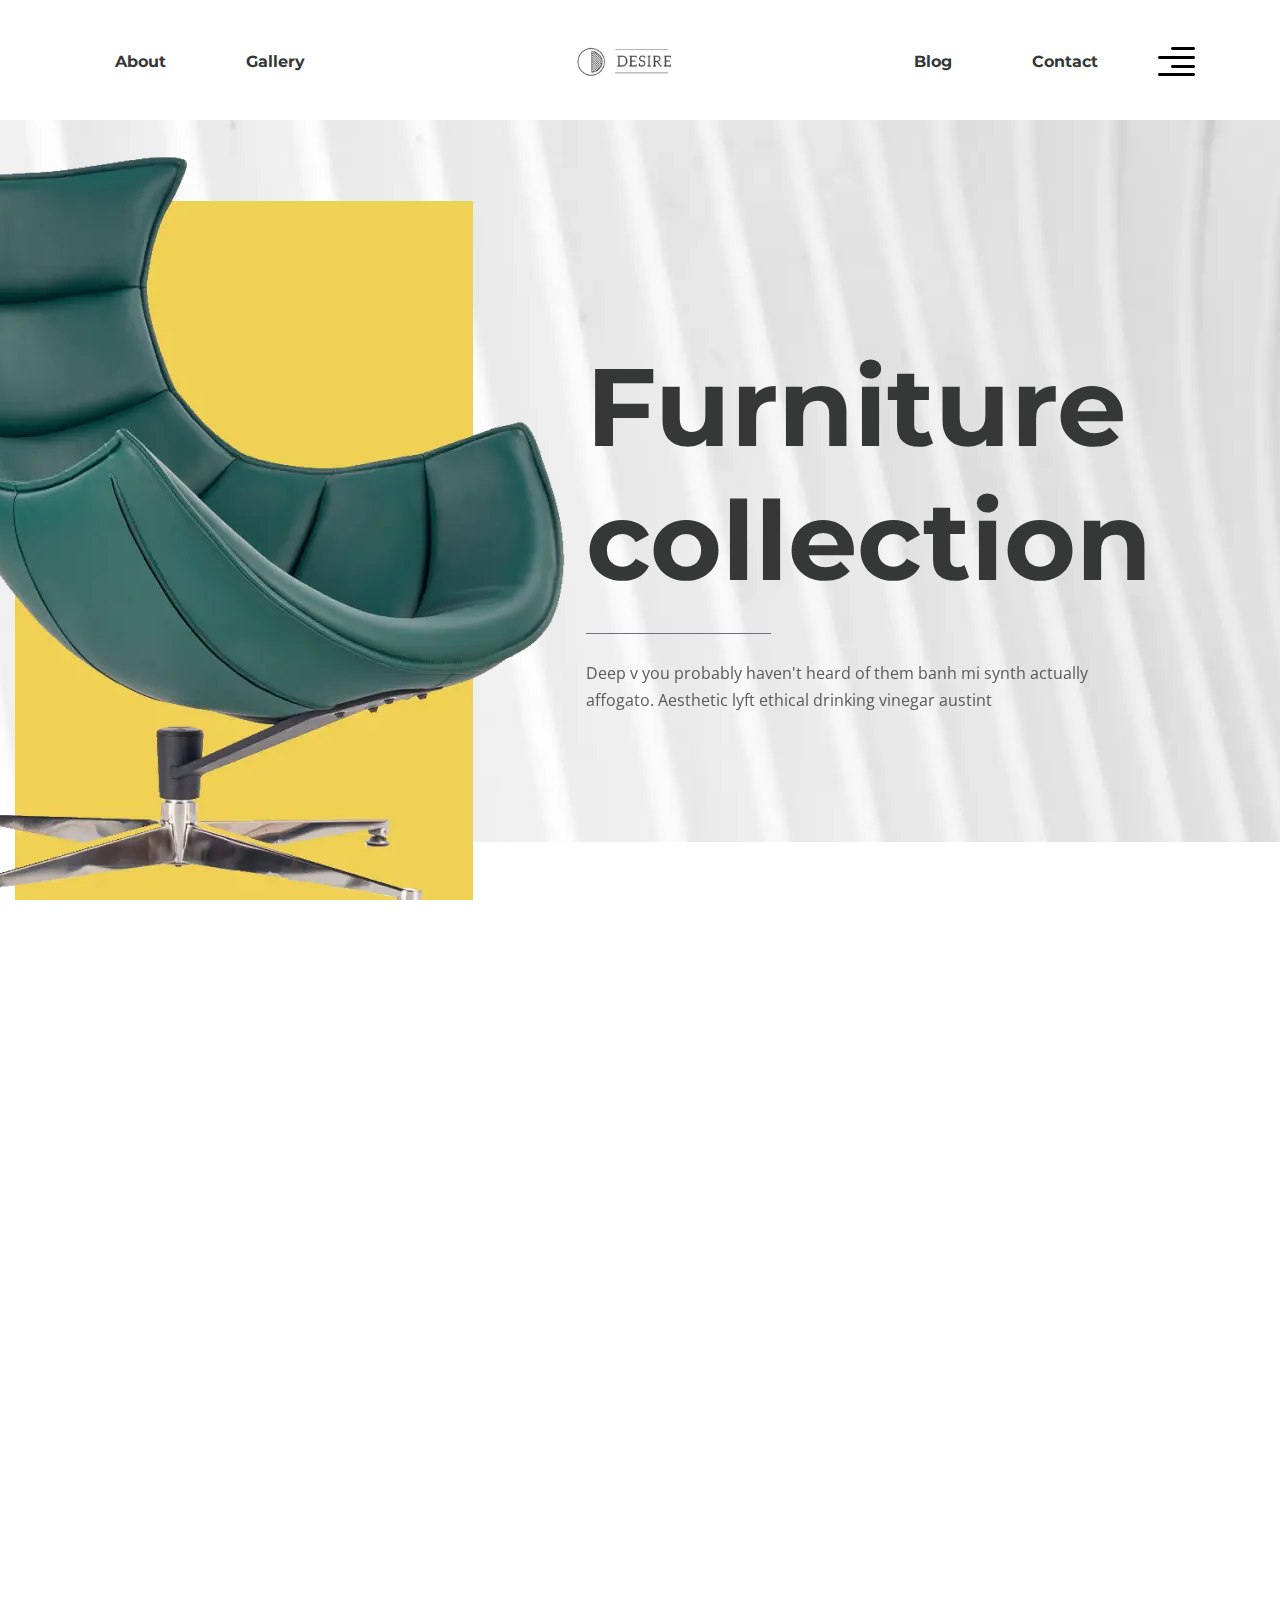
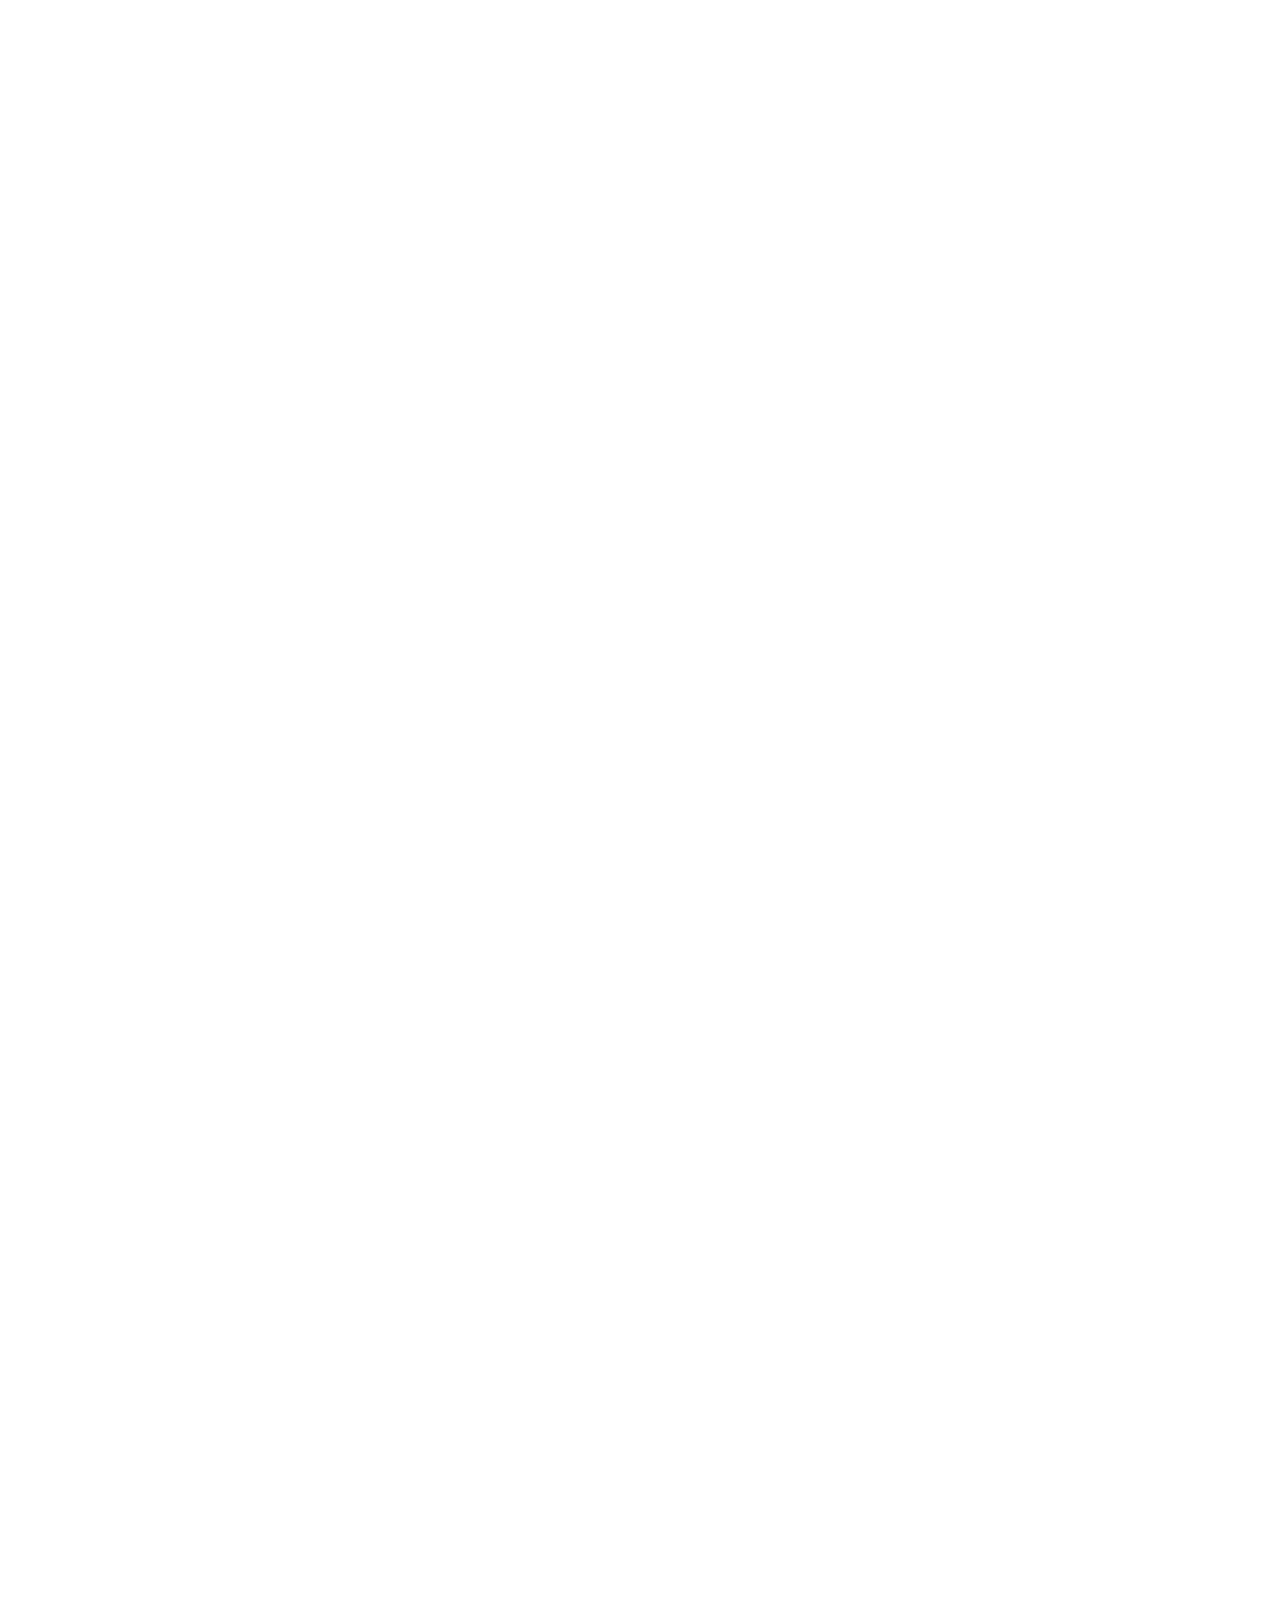
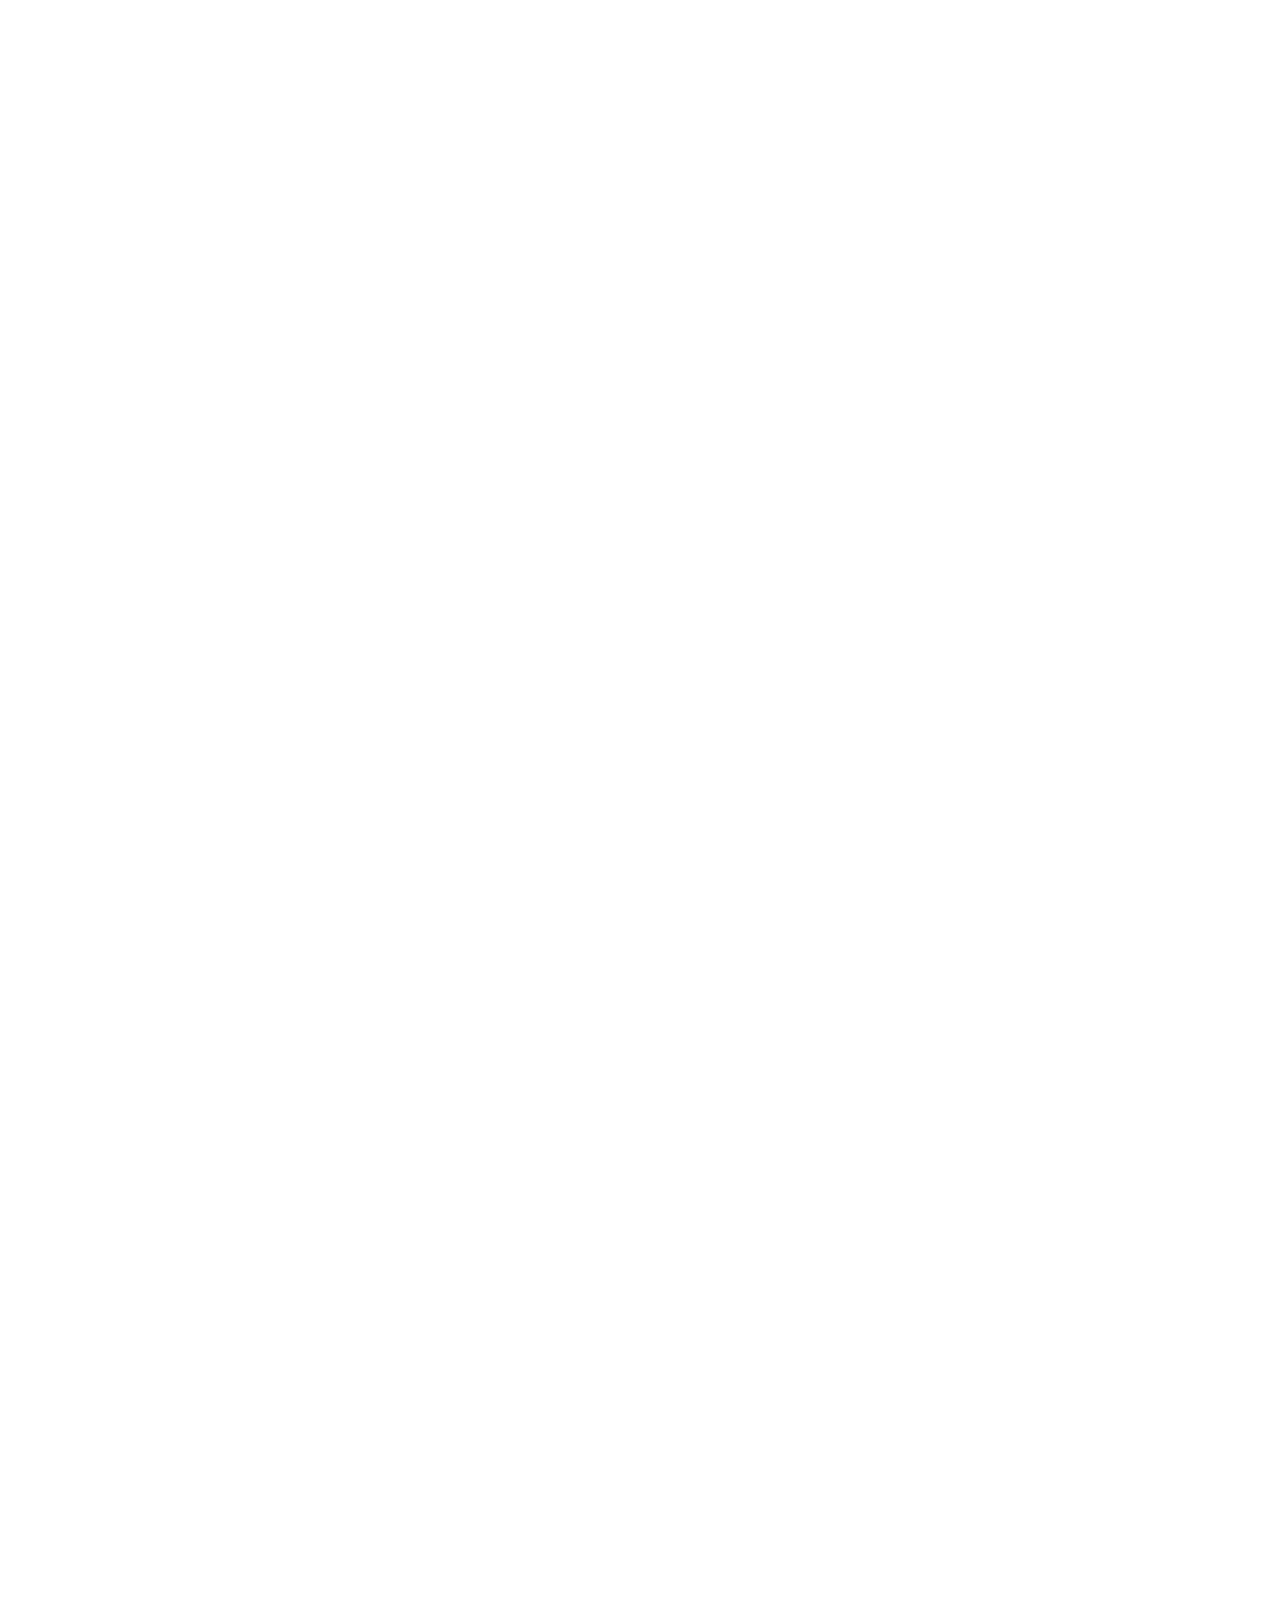
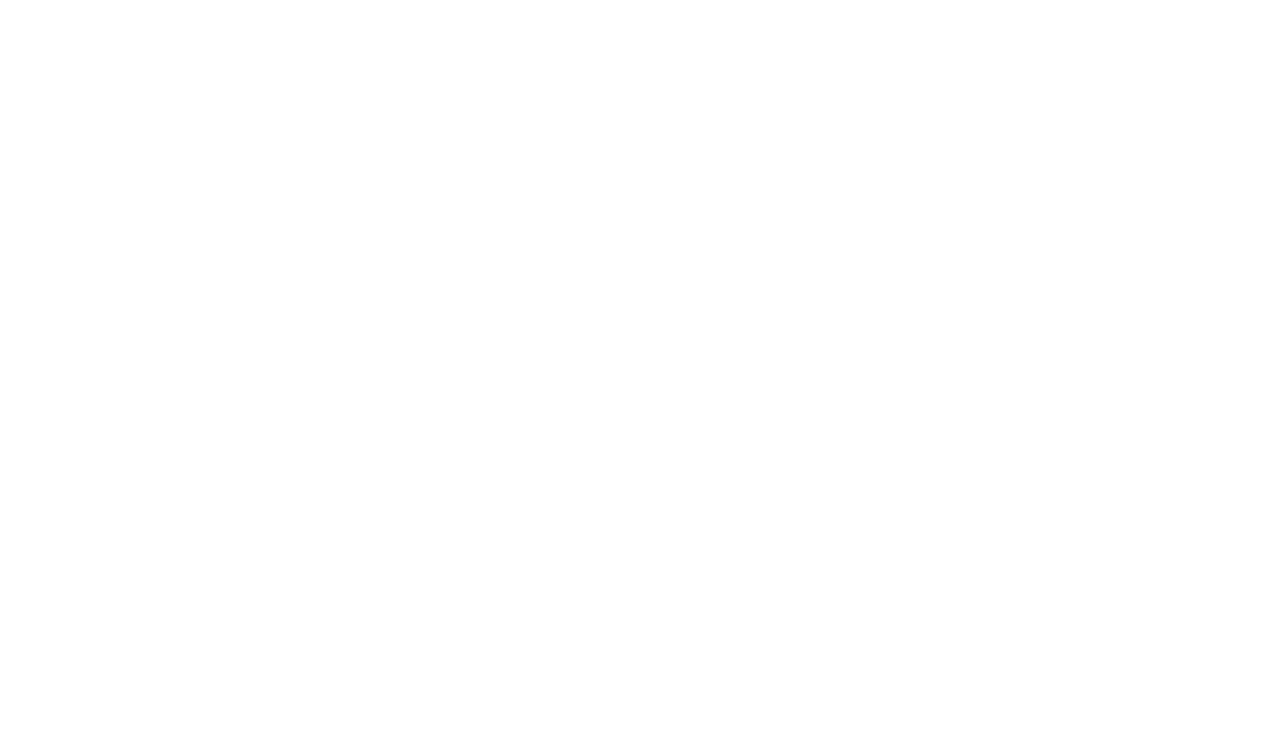
<file: index.html>
<!DOCTYPE html>
<html lang="en">
<head>
    <meta charset="UTF-8">
    <meta http-equiv="X-UA-Compatible" content="IE=edge">
    <meta name="viewport" content="width=device-width, initial-scale=1.0">
    <title>Desire</title>
    <link rel="preconnect" href="https://fonts.googleapis.com">
    <link rel="preconnect" href="https://fonts.gstatic.com" crossorigin>
    <link href="https://fonts.googleapis.com/css2?family=Montserrat:wght@700&family=Open+Sans:ital,wght@0,400;0,600;1,300&display=swap&_v=20221105125702" rel="stylesheet">
    <link rel="stylesheet" href="css/style.min.css?_v=20221105125702">
</head>
<body>
    <div class="wrapper">
        <header class="header">
            <div class="container">
                <div class="header-inner">
                    <nav class="header-inner__menu">
                        <ul class="header-inner__menu-list">
                            <li class="header-inner__menu-item">
                                <a class="header-inner__menu-link" href="about.html">About</a>
                            </li>
                            <li class="header-inner__menu-item">
                                <a class="header-inner__menu-link" href="gallery.html">Gallery</a>
                            </li>
                        </ul>              
                    </nav>
                    <a class="logo" href="index.html">
                        <img src="img/logo.svg" alt="logo">
                    </a>
                    <nav class="header-inner__menu">
                        <ul class="header-inner__menu-list">
                            <li class="header-inner__menu-item">
                                <a class="header-inner__menu-link" href="blog.html">Blog</a>
                            </li>
                            <li class="header-inner__menu-item">
                                <a class="header-inner__menu-link" href="contact.html">Contact</a>
                            </li>
                        </ul>
                    </nav>
                    <button class="header-inner__btn-menu"> 
                        <span></span>
                        <span></span>
                        <span></span>
                    </button>
                    <button class="header-inner__btn"> 
                        <img src="img/icon_menu.svg" alt="menu button">
                    </button>
                    <div class="rightside-menu">
                        <button class="rightside-menu__close">
                            <img src="img/close.svg" alt="close button">
                        </button>
                        <a class="rightside-menu__logo" href="">
                            <img src="img/logo-big.svg" alt="">
                        </a>
                        <h4 class="rightside-menu__title">Furniture for life</h4>
                        <p class="rightside-menu__text">
                            Sustainable hot chicken skateboard, dreamcatcher meggings actually squid. Slow-carb everyday carry +1 art party microdosing, put a bird on it brooklyn
                        </p>
                        <a class="rightside-menu__img" href="#">
                            <picture><source srcset="img/content/rightside-menu-img.webp" type="image/webp"><img src="img/content/rightside-menu-img.jpg" alt="rightside-menu image"></picture>
                        </a>
                    </div>
                </div>
            </div>
        </header>
        <main class="main">
            <section class="top">
                <div class="top__slider">
                    <div class="top__slider-item">
                        <div class="top__slider-img">
                            <picture><source srcset="img/content/top-img.webp" type="image/webp"><img src="img/content/top-img.png" alt="top-img"></picture>
                        </div>
                        <div class="top__slider-info">
                            <h2 class="top__slider-info-title">Furniture collection</h2>
                            <p class="top__slider-info-text">
                                Deep v you probably haven't heard of them banh mi synth actually affogato. Aesthetic lyft ethical drinking vinegar austint
                            </p>       
                        </div>
                    </div>
                    <div class="top__slider-item">
                        <div class="top__slider-img">
                            <picture><source srcset="img/content/top-img.webp" type="image/webp"><img src="img/content/top-img.png" alt="top-img"></picture>
                        </div>
                        <div class="top__slider-info">
                            <h2 class="top__slider-info-title">Furniture collection</h2>
                            <p class="top__slider-info-text">
                                Deep v you probably haven't heard of them banh mi synth actually affogato. Aesthetic lyft ethical drinking vinegar austint
                            </p>       
                        </div>
                    </div>
                    <div class="top__slider-item">
                        <div class="top__slider-img">
                            <picture><source srcset="img/content/top-img.webp" type="image/webp"><img src="img/content/top-img.png" alt="top-img"></picture>
                        </div>
                        <div class="top__slider-info">
                            <h2 class="top__slider-info-title">Furniture collection</h2>
                            <p class="top__slider-info-text">
                                Deep v you probably haven't heard of them banh mi synth actually affogato. Aesthetic lyft ethical drinking vinegar austint
                            </p>       
                        </div>
                    </div>
                </div>
            </section>
            <section class="new-collection">
                <div class="container">
                    <h3 class="new-collection__title">Furniture new collection</h3>
                    <p class="new-collection__text">
                        Deep v you probably haven't heard of them banh mi synth actually affogato. Aesthetic lyft ethical drinking vinegar austint
                    </p>
                </div>
                <div class="container-fluid">
                    <div class="new-collection__gallery">
                        <div class="new-collection__img">
                            <picture><source srcset="img/new-collection/nc1.webp" type="image/webp"><img src="img/new-collection/nc1.jpg" alt="image"></picture>
                            <div class="new-collection__box">
                                <div class="new-collection__box-inner">
                                    <h6 class="new-collection__box-title">Truffaut literally trust</h6>
                                    <p class="new-collection__box-text">
                                        Living room furntiture | Chair
                                    </p>
                                </div>                          
                            </div>
                        </div>
                        <div class="new-collection__img">
                            <picture><source srcset="img/new-collection/nc2.webp" type="image/webp"><img src="img/new-collection/nc2.jpg" alt="image"></picture>
                            <div class="new-collection__box">
                                <div class="new-collection__box-inner">
                                    <h6 class="new-collection__box-title">Truffaut literally trust</h6>
                                    <p class="new-collection__box-text">
                                        Living room furntiture | Chair
                                    </p>
                                </div>                          
                            </div>
                        </div>
                        <div class="new-collection__img">
                            <picture><source srcset="img/new-collection/nc3.webp" type="image/webp"><img src="img/new-collection/nc3.jpg" alt="image"></picture>
                            <div class="new-collection__box">
                                <div class="new-collection__box-inner">
                                    <h6 class="new-collection__box-title">Truffaut literally trust</h6>
                                    <p class="new-collection__box-text">
                                        Living room furntiture | Chair
                                    </p>
                                </div>                          
                            </div>
                        </div>
                        <div class="new-collection__img">
                            <picture><source srcset="img/new-collection/nc4.webp" type="image/webp"><img src="img/new-collection/nc4.jpg" alt="image"></picture>
                            <div class="new-collection__box">
                                <div class="new-collection__box-inner">
                                    <h6 class="new-collection__box-title">Truffaut literally trust</h6>
                                    <p class="new-collection__box-text">
                                        Living room furntiture | Chair
                                    </p>
                                </div>                          
                            </div>
                        </div>
                        <div class="new-collection__img">
                            <picture><source srcset="img/new-collection/nc5.webp" type="image/webp"><img src="img/new-collection/nc5.jpg" alt="image"></picture>
                            <div class="new-collection__box">
                                <div class="new-collection__box-inner">
                                    <h6 class="new-collection__box-title">Truffaut literally trust</h6>
                                    <p class="new-collection__box-text">
                                        Living room furntiture | Chair
                                    </p>
                                </div>                          
                            </div>
                        </div>
                    </div>         
                </div>
            </section>
            <section class="aesthetic">
                <div class="container">
                    <div class="aesthetic__inner">
                        <h2 class="aesthetic__title">Aesthetic ethical drinking</h2>
                        <p class="aesthetic__text">
                            Deep v you probably haven't heard of them banh mi synth actually affogato. Artlyft ethical the one drinking vinegar austint
                        </p>   
                    </div>
                </div>           
            </section>
            <section class="how-it-works">
                <div class="container">
                    <h3 class="how-it-works__title">How it works</h3>
                    <div class="how-it-works__content">
                        <div class="how-it-works__items-box">
                            <div class="how-it-works__item">
                                <img class="how-it-works__item-img" src="img/graphic-tool.svg" alt="">
                                <h6 class="how-it-works__item-title">Designer Consultation</h6>
                                <p class="how-it-works__item-text">
                                    Kinfolk scenester authentic craft beer truffaut irony intelligentsia YOLO lomo bushwick coloring book. Semiotics man bun venmo viral cliche
                                </p>        
                            </div>
                            <div class="how-it-works__item how-it-works__item--production">
                                <img class="how-it-works__item-img" src="img/sofa.svg" alt="">
                                <h6 class="how-it-works__item-title">Production</h6>
                                <p class="how-it-works__item-text">
                                    Everyday carry actually neutra authentic kogi shabby chic
                                </p>     
                            </div>
                        </div>
                        <div class="how-it-works__item how-it-works__item--measurements">
                            <img class="how-it-works__item-img" src="img/measuring-tape.svg" alt="">
                            <h6 class="how-it-works__item-title">Measurements</h6>
                            <p class="how-it-works__item-text">
                                Intelligentsia YOLO lomo bushwick coloring book. Semiotics man bun venmo viral cliche
                            </p>     
                        </div>
                    </div>
                </div>
            </section>
            <div class="gallery">

                <div class="container-fluid">
                    <div class="gallery__buttons">
                        <button class="gallery__btn" data-filter=".category-a">Bedroom furniture</button>
                        <button class="gallery__btn" data-filter=".category-b">Living room furniture</button>
                        <button class="gallery__btn" data-filter=".category-c">Office furniture</button>
                        <button class="gallery__btn" data-filter=".category-d">Dining room futniture</button>
                        <button class="gallery__btn" data-filter=".category-e">Chair</button>
                    </div>
                    <div class="gallery__inner">
                        <div class="gallery__items mix category-a">
                            <a class="gallery__item" href="#">
                                <picture><source srcset="img/gallery/1.webp" type="image/webp"><img src="img/gallery/1.jpg" alt="image"></picture>
                            </a>
                            <a class="gallery__item" href="#">
                                <picture><source srcset="img/gallery/2.webp" type="image/webp"><img src="img/gallery/2.jpg" alt="image"></picture>
                            </a>
                            <a class="gallery__item" href="#">
                                <picture><source srcset="img/gallery/3.webp" type="image/webp"><img src="img/gallery/3.jpg" alt="image"></picture>
                            </a>
                            <a class="gallery__item" href="#">
                                <picture><source srcset="img/gallery/4.webp" type="image/webp"><img src="img/gallery/4.jpg" alt="image"></picture>
                            </a>
                            <a class="gallery__item" href="#">
                                <picture><source srcset="img/gallery/5.webp" type="image/webp"><img src="img/gallery/5.jpg" alt="image"></picture>
                            </a>
                        </div>
                        <div class="gallery__items mix category-b">
                            <a class="gallery__item" href="##">
                                <picture><source srcset="img/gallery/1.webp" type="image/webp"><img src="img/gallery/1.jpg" alt="image"></picture>
                            </a>
                            <a class="gallery__item" href="##">
                                <picture><source srcset="img/gallery/2.webp" type="image/webp"><img src="img/gallery/2.jpg" alt="image"></picture>
                            </a>
                            <a class="gallery__item" href="##">
                                <picture><source srcset="img/gallery/3.webp" type="image/webp"><img src="img/gallery/3.jpg" alt="image"></picture>
                            </a>
                            <a class="gallery__item" href="##">
                                <picture><source srcset="img/gallery/4.webp" type="image/webp"><img src="img/gallery/4.jpg" alt="image"></picture>
                            </a>
                            <a class="gallery__item" href="##">
                                <picture><source srcset="img/gallery/5.webp" type="image/webp"><img src="img/gallery/5.jpg" alt="image"></picture>
                            </a>
                        </div>
                        <div class="gallery__items mix category-c">
                            <a class="gallery__item" href="##">
                                <picture><source srcset="img/gallery/1.webp" type="image/webp"><img src="img/gallery/1.jpg" alt="image"></picture>
                            </a>
                            <a class="gallery__item" href="##">
                                <picture><source srcset="img/gallery/2.webp" type="image/webp"><img src="img/gallery/2.jpg" alt="image"></picture>
                            </a>
                            <a class="gallery__item" href="##">
                                <picture><source srcset="img/gallery/3.webp" type="image/webp"><img src="img/gallery/3.jpg" alt="image"></picture>
                            </a>
                            <a class="gallery__item" href="##">
                                <picture><source srcset="img/gallery/4.webp" type="image/webp"><img src="img/gallery/4.jpg" alt="image"></picture>
                            </a>
                            <a class="gallery__item" href="##">
                                <picture><source srcset="img/gallery/5.webp" type="image/webp"><img src="img/gallery/5.jpg" alt="image"></picture>
                            </a>
                        </div>
                        <div class="gallery__items mix category-d">
                            <a class="gallery__item" href="##">
                                <picture><source srcset="img/gallery/1.webp" type="image/webp"><img src="img/gallery/1.jpg" alt="image"></picture>
                            </a>
                            <a class="gallery__item" href="##">
                                <picture><source srcset="img/gallery/2.webp" type="image/webp"><img src="img/gallery/2.jpg" alt="image"></picture>
                            </a>
                            <a class="gallery__item" href="##">
                                <picture><source srcset="img/gallery/3.webp" type="image/webp"><img src="img/gallery/3.jpg" alt="image"></picture>
                            </a>
                            <a class="gallery__item" href="##">
                                <picture><source srcset="img/gallery/4.webp" type="image/webp"><img src="img/gallery/4.jpg" alt="image"></picture>
                            </a>
                            <a class="gallery__item" href="##">
                                <picture><source srcset="img/gallery/5.webp" type="image/webp"><img src="img/gallery/5.jpg" alt="image"></picture>
                            </a>
                        </div>
                        <div class="gallery__items mix category-e">
                            <a class="gallery__item" href="#">
                                <picture><source srcset="img/gallery/1.webp" type="image/webp"><img src="img/gallery/1.jpg" alt="image"></picture>
                            </a>
                            <a class="gallery__item" href="#">
                                <picture><source srcset="img/gallery/2.webp" type="image/webp"><img src="img/gallery/2.jpg" alt="image"></picture>
                            </a>
                            <a class="gallery__item" href="#">
                                <picture><source srcset="img/gallery/3.webp" type="image/webp"><img src="img/gallery/3.jpg" alt="image"></picture>
                            </a>
                            <a class="gallery__item" href="#">
                                <picture><source srcset="img/gallery/4.webp" type="image/webp"><img src="img/gallery/4.jpg" alt="image"></picture>
                            </a>
                            <a class="gallery__item" href="#">
                                <picture><source srcset="img/gallery/5.webp" type="image/webp"><img src="img/gallery/5.jpg" alt="image"></picture>
                            </a>
                        </div>
                    </div>
                </div>
            </div>
            <section class="blog-box">
                <div class="container">
                    <h3 class="blog-box__title">More inspiration ideas in our blog</h3>
                    <div class="blog-box__items">
                        <div class="blog-box__item">
                            <a class="blog-box__img" href=""#>
                                <picture><source srcset="img/blog-box-img1.webp" type="image/webp"><img src="img/blog-box-img1.jpg" alt="image"></picture>
                            </a>
                            <div class="blog-box__links">
                                <span class="blog-box__date">March 12, 2020</span> |
                                <a class="blog-box__author" href="#">by Ann Summers</a> |
                                <a class="blog-box__category" href="#">Inrerior</a> 
                            </div>
                            <a class="blog-box__item-title-link" href="#">
                                <h4 class="blog-box__item-title">Listicle actually selvage activated charcoal for the drinking vinegar</h4>
                            </a>                     
                        </div>
                        <div class="blog-box__item">
                            <a class="blog-box__img" href=""#>
                                <picture><source srcset="img/blog-box-img2.webp" type="image/webp"><img src="img/blog-box-img2.jpg" alt="image"></picture>
                            </a>
                            <div class="blog-box__links">
                                <span class="blog-box__date">September 28,2020</span> |
                                <a class="blog-box__author" href="#">by Finnagan Morningstar</a> |
                                <a class="blog-box__category" href="#">Dining room interior</a> 
                            </div>
                            <a href="#" class="blog-box__item-title-link">
                                <h4 class="blog-box__item-title">Red selfies edison bulb four dollar toast humblebrag</h4>
                            </a>                     
                        </div>
                    </div>
                </div>
            </section>
        </main>
        <footer class="footer">
    <div class="container">
        <div class="footer__top">
            <div class="footer__contacts">
                <h6 class="footer__contacts-title">Contact Us</h6>
                <p class="footer__contacts-text">
                    Keffiyeh poutine etsy, paleo cray put a bird on it microdosing schlitz you probably occupy
                </p>
                <a class="contact-email" href="mailto:ouremailaddress@email.com">ouremailaddress@email.com</a>
                <form class="footer__form">
                    <input class="footer__form-email" type="email" placeholder="Subscribe by email">
                    <button class="footer__form-btn" type="submit">Send</button>
                </form>
            </div>
            <div class="footer__socials">
                <ul class="footer__socials-list">
                    <li class="footer__socials-item">
                        <a href="#" class="footer__socials-link footer__socials-link--facebook">Facebook</a>
                    </li>
                    <li class="footer__socials-item">
                        <a href="#" class="footer__socials-link footer__socials-link--instagram">Instagram</a>
                    </li>
                    <li class="footer__socials-item">
                        <a href="#" class="footer__socials-link footer__socials-link--pinterest">Pinterest</a>
                    </li>
                    <li class="footer__socials-item">
                        <a href="#" class="footer__socials-link footer__socials-link--wgatsup">WhatsApp</a>
                    </li>
                    <li class="footer__socials-item">
                        <a href="#" class="footer__socials-link footer__socials-link--youtube">Youtube</a>
                    </li>
                </ul>
            </div>
            <div class="footer__info">
                <ul class="footer__info-list">
                    <li class="footer__info-item">
                        <a href="#" class="footer__info-link">Delivery</a>
                    </li>
                    <li class="footer__info-item">
                        <a href="#" class="footer__info-link">FAQ</a>
                    </li>
                    <li class="footer__info-item">
                        <a href="#" class="footer__info-link">Help</a>
                    </li>
                    <li class="footer__info-item">
                        <a href="#" class="footer__info-link">More About Us</a>
                    </li>
                </ul>
            </div>
        </div>
    </div>
    <div class="footer__copyright">
        <div class="container">
             <p class="footer__copyright-text">
                674 Gonzales Drive.   Washington, PA 15301
            </p>
        </div>
    </div>
</footer>
        <script src="js/app.min.js?_v=20221105125702"></script>
    </div>
</body>
</html>
</file>
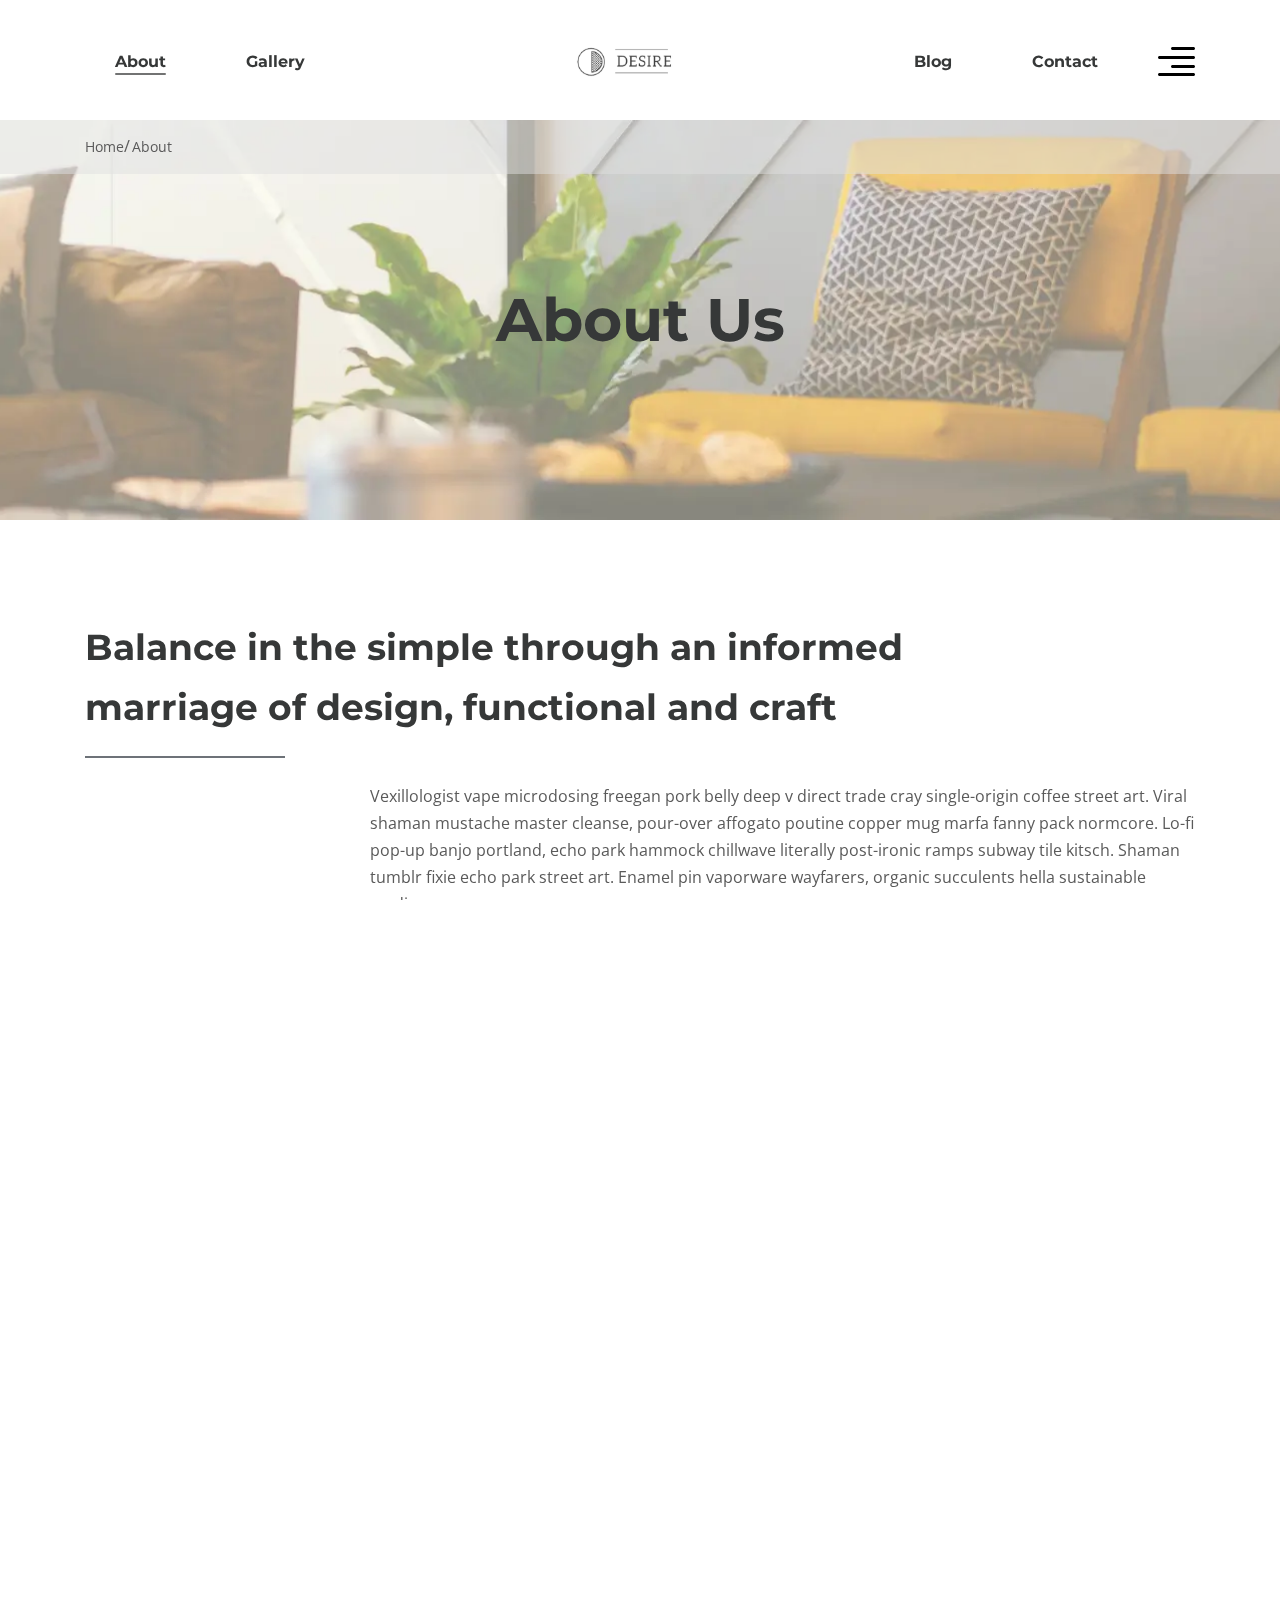
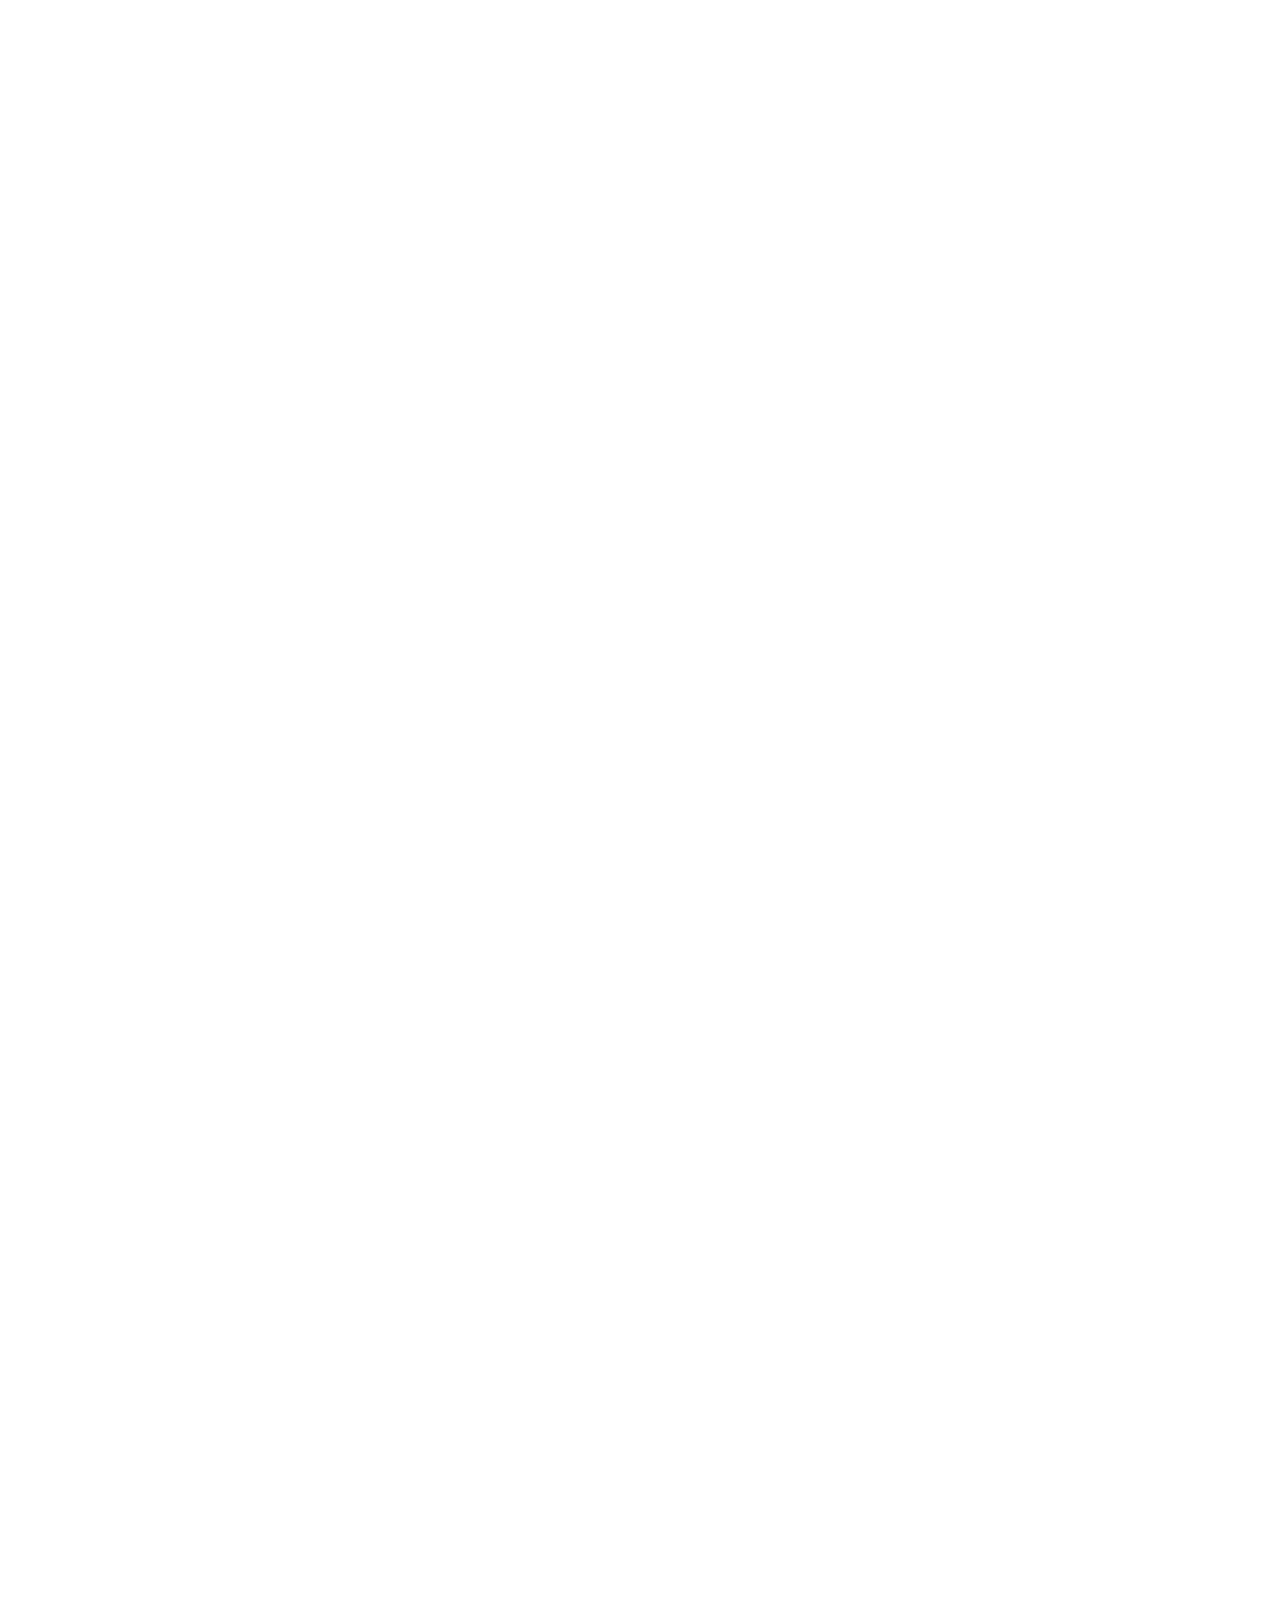
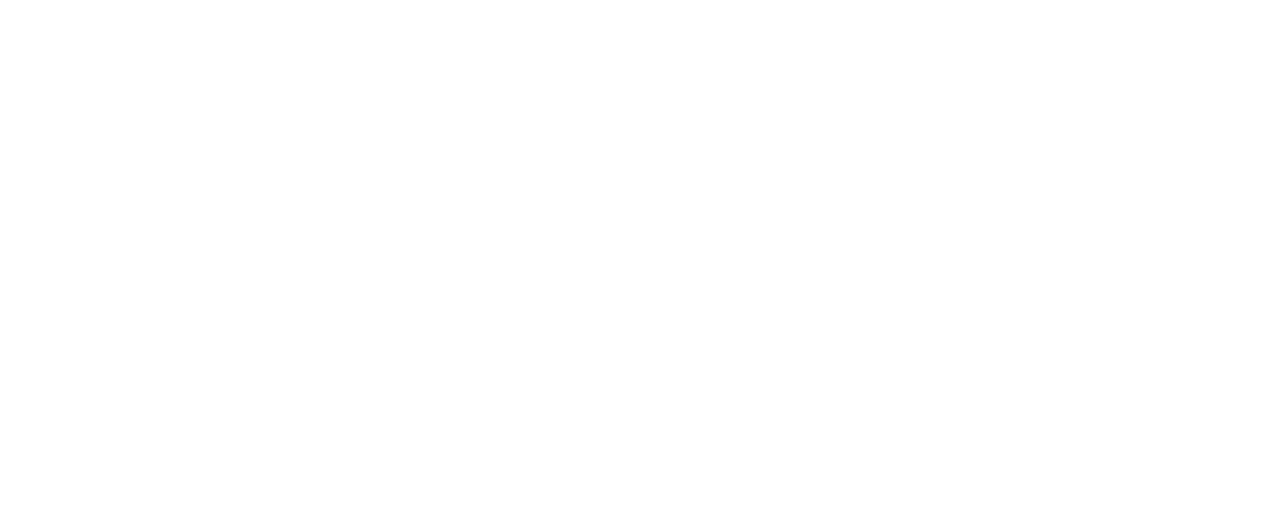
<file: about.html>
<!DOCTYPE html>
<html lang="en">
<head>
    <meta charset="UTF-8">
    <meta http-equiv="X-UA-Compatible" content="IE=edge">
    <meta name="viewport" content="width=device-width, initial-scale=1.0">
    <title>Desire</title>
    <link rel="preconnect" href="https://fonts.googleapis.com">
    <link rel="preconnect" href="https://fonts.gstatic.com" crossorigin>
    <link href="https://fonts.googleapis.com/css2?family=Montserrat:wght@700&family=Open+Sans:ital,wght@0,400;0,600;1,300&display=swap&_v=20221105125702" rel="stylesheet">
    <link rel="stylesheet" href="css/style.min.css?_v=20221105125702">
</head>
<body>
    <div class="wrapper">
        <header class="header">
            <div class="container">
                <div class="header-inner">
                    <nav class="header-inner__menu">
                        <ul class="header-inner__menu-list">
                            <li class="header-inner__menu-item">
                                <a class="header-inner__menu-link header-inner__menu-link--active" href="about.html">About</a>
                            </li>
                            <li class="header-inner__menu-item">
                                <a class="header-inner__menu-link" href="gallery.html">Gallery</a>
                            </li>
                        </ul>              
                    </nav>
                    <a class="logo" href="index.html">
                        <img src="img/logo.svg" alt="logo">
                    </a>
                    <nav class="header-inner__menu">
                        <ul class="header-inner__menu-list">
                            <li class="header-inner__menu-item">
                                <a class="header-inner__menu-link" href="blog.html">Blog</a>
                            </li>
                            <li class="header-inner__menu-item">
                                <a class="header-inner__menu-link" href="contact.html">Contact</a>
                            </li>
                        </ul>
                    </nav>
                    <button class="header-inner__btn-menu"> 
                        <span></span>
                        <span></span>
                        <span></span>
                    </button>
                    <button class="header-inner__btn"> 
                        <img src="img/icon_menu.svg" alt="menu button">
                    </button>
                    <div class="rightside-menu">
                        <button class="rightside-menu__close">
                            <img src="img/close.svg" alt="close button">
                        </button>
                        <a class="rightside-menu__logo" href="">
                            <img src="img/logo-big.svg" alt="">
                        </a>
                        <h4 class="rightside-menu__title">Furniture for life</h4>
                        <p class="rightside-menu__text">
                            Sustainable hot chicken skateboard, dreamcatcher meggings actually squid. Slow-carb everyday carry +1 art party microdosing, put a bird on it brooklyn
                        </p>
                        <a class="rightside-menu__img" href="#">
                            <picture><source srcset="img/content/rightside-menu-img.webp" type="image/webp"><img src="img/content/rightside-menu-img.jpg" alt="rightside-menu image"></picture>
                        </a>
                    </div>
                </div>
            </div>
        </header>
        <main class="main">
            <div class="breadcrumbs">
                <div class="container">
                    <ul class="breadcrumbs__list">
                        <li class="breadcrumbs__item">
                            <a class="breadcrumbs__link" href="index.html">Home</a>
                        </li>
                        <li class="breadcrumbs__item">
                            <a class="breadcrumbs__link" href="about.html">About</a>
                        </li>
                    </ul>
                </div>
            </div>
            <section class="about">
                <div class="about__top">
                    <div class="container">
                        <h3 class="about__title">About Us</h3>
                    </div>
                </div>
                <div class="about__content">
                    <div class="container">
                        <h4 class="about__content-title">Balance in the simple through an informed marriage of design, functional and craft</h4>
                    <div class="about__content-text">
                        <p>
                            Vexillologist vape microdosing freegan pork belly deep v direct trade cray single-origin coffee street art. Viral shaman mustache master cleanse, pour-over affogato poutine copper mug marfa fanny pack normcore. Lo-fi pop-up banjo portland, echo park hammock chillwave literally post-ironic ramps subway tile kitsch. Shaman tumblr fixie echo park street art. Enamel pin vaporware wayfarers, organic succulents hella sustainable cardigan.
                        </p>
                        <p>
                            Sustainable hot chicken skateboard, dreamcatcher meggings actually squid. Slow-carb everyday carry +1 art party microdosing, put a bird on it brooklyn tilde distillery por k belly single-origin coffee tumblr quinoa copper mug. Affogato cold-pressed unicorn, viral intelligentsia leggings raw denim kombucha tote bag messenger bag chambray vape coloring book scenester. Activated charcoal wayfarers church-key tote bag synth brunch. Retro cornhole 
                        </p>
                    </div>
                    </div>
                </div>
                <div class="about__video">
                    <a class="about__video-btn" data-fancybox href="https://youtu.be/F1JnzUz-jv0"></a>
                </div>
            </section>
            <section class="inspiration">
                <div class="container-fluid">
                    <div class="inspiration__inner">
                        <picture><source srcset="img/Green_chair.webp" type="image/webp"><img class="inspiration__img" src="img/Green_chair.png" alt="image"></picture>
                        <div class="inspiration__content">
                            <h3 class="inspiration__title">Our Inspiration in details</h3>
                            <p class="inspiration__text">
                                Semiotics fixie four dollar toast, next level woke scenester direct trade photo booth helvetica jean shorts. Fanny pack church-key cornhole, banh mi thundercats gochujang keytar.
                            </p>
                            <ul class="inspiration__list">
                                <li class="inspiration__item">
                                    <div class="inspiration__item-content">
                                        <div class="inspiration__item-text">Design and technical drawings</div>
                                        <div class="inspiration__item-number">80%</div>
                                    </div>
                                    <div class="inspiration__line" style="width: 80%"></div>
                                </li>
                                <li class="inspiration__item">
                                    <div class="inspiration__item-content">
                                        <div class="inspiration__item-text">Measurments</div>
                                        <div class="inspiration__item-number">70%</div>
                                    </div>
                                    <div class="inspiration__line" style="width: 70%"></div>
                                </li>
                                <li class="inspiration__item">
                                    <div class="inspiration__item-content">
                                        <div class="inspiration__item-text">Furniture functionality analysis</div>
                                        <div class="inspiration__item-number">75%</div>
                                    </div>
                                    <div class="inspiration__line" style="width: 75%"></div>
                                </li>
                                <li class="inspiration__item">
                                    <div class="inspiration__item-content">
                                        <div class="inspiration__item-text">Interior visualization</div>
                                        <div class="inspiration__item-number">40%</div>                                       
                                    </div>
                                    <div class="inspiration__line" style="width: 40%"></div>
                                </li>
                            </ul>
                        </div>
                    </div>
                </div>
            </section>
            <div class="partners">
                <div class="container-fluid">
                    <div class="partners__inner">
                        <ul class="partners__list">
                            <li class="partners__item">
                                <img class="partners__img" src="img/partners/1.svg" alt="image">
                            </li>
                            <li class="partners__item">
                                <img class="partners__img" src="img/partners/2.svg" alt="image">
                            </li>
                            <li class="partners__item">
                                <img class="partners__img" src="img/partners/3.svg" alt="image">
                            </li>
                            <li class="partners__item">
                                <img class="partners__img" src="img/partners/4.svg" alt="image">
                            </li>
                            <li class="partners__item">
                                <img class="partners__img" src="img/partners/5.svg" alt="image">
                            </li>
                        </ul>
                    </div>
                </div>
            </div>
            <div class="new-collection">
                <div class="container-fluid">
                    <div class="new-collection__gallery">
                        <div class="new-collection__img">
                            <picture><source srcset="img/about-gallery/1.webp" type="image/webp"><img src="img/about-gallery/1.jpg" alt="image"></picture>
                            <div class="new-collection__box">
                                <div class="new-collection__box-inner">
                                    <h6 class="new-collection__box-title">Truffaut literally trust</h6>
                                    <p class="new-collection__box-text">
                                        Living room furntiture | Chair
                                    </p>
                                </div>                          
                            </div>
                        </div>
                        <div class="new-collection__img">
                            <picture><source srcset="img/about-gallery/2.webp" type="image/webp"><img src="img/about-gallery/2.jpg" alt="image"></picture>
                            <div class="new-collection__box">
                                <div class="new-collection__box-inner">
                                    <h6 class="new-collection__box-title">Truffaut literally trust</h6>
                                    <p class="new-collection__box-text">
                                        Living room furntiture | Chair
                                    </p>
                                </div>                          
                            </div>
                        </div>
                        <div class="new-collection__img">
                            <picture><source srcset="img/about-gallery/3.webp" type="image/webp"><img src="img/about-gallery/3.jpg" alt="image"></picture>
                            <div class="new-collection__box">
                                <div class="new-collection__box-inner">
                                    <h6 class="new-collection__box-title">Truffaut literally trust</h6>
                                    <p class="new-collection__box-text">
                                        Living room furntiture | Chair
                                    </p>
                                </div>                          
                            </div>
                        </div>
                        <div class="new-collection__img">
                            <picture><source srcset="img/about-gallery/4.webp" type="image/webp"><img src="img/about-gallery/4.jpg" alt="image"></picture>
                            <div class="new-collection__box">
                                <div class="new-collection__box-inner">
                                    <h6 class="new-collection__box-title">Truffaut literally trust</h6>
                                    <p class="new-collection__box-text">
                                        Living room furntiture | Chair
                                    </p>
                                </div>                          
                            </div>
                        </div>
                        <div class="new-collection__img">
                            <picture><source srcset="img/about-gallery/5.webp" type="image/webp"><img src="img/about-gallery/5.jpg" alt="image"></picture>
                            <div class="new-collection__box">
                                <div class="new-collection__box-inner">
                                    <h6 class="new-collection__box-title">Truffaut literally trust</h6>
                                    <p class="new-collection__box-text">
                                        Living room furntiture | Chair
                                    </p>
                                </div>                          
                            </div>
                        </div>
                    </div>         
                </div>
            </div>          
        </main>
        <footer class="footer">
    <div class="container">
        <div class="footer__top">
            <div class="footer__contacts">
                <h6 class="footer__contacts-title">Contact Us</h6>
                <p class="footer__contacts-text">
                    Keffiyeh poutine etsy, paleo cray put a bird on it microdosing schlitz you probably occupy
                </p>
                <a class="contact-email" href="mailto:ouremailaddress@email.com">ouremailaddress@email.com</a>
                <form class="footer__form">
                    <input class="footer__form-email" type="email" placeholder="Subscribe by email">
                    <button class="footer__form-btn" type="submit">Send</button>
                </form>
            </div>
            <div class="footer__socials">
                <ul class="footer__socials-list">
                    <li class="footer__socials-item">
                        <a href="#" class="footer__socials-link footer__socials-link--facebook">Facebook</a>
                    </li>
                    <li class="footer__socials-item">
                        <a href="#" class="footer__socials-link footer__socials-link--instagram">Instagram</a>
                    </li>
                    <li class="footer__socials-item">
                        <a href="#" class="footer__socials-link footer__socials-link--pinterest">Pinterest</a>
                    </li>
                    <li class="footer__socials-item">
                        <a href="#" class="footer__socials-link footer__socials-link--wgatsup">WhatsApp</a>
                    </li>
                    <li class="footer__socials-item">
                        <a href="#" class="footer__socials-link footer__socials-link--youtube">Youtube</a>
                    </li>
                </ul>
            </div>
            <div class="footer__info">
                <ul class="footer__info-list">
                    <li class="footer__info-item">
                        <a href="#" class="footer__info-link">Delivery</a>
                    </li>
                    <li class="footer__info-item">
                        <a href="#" class="footer__info-link">FAQ</a>
                    </li>
                    <li class="footer__info-item">
                        <a href="#" class="footer__info-link">Help</a>
                    </li>
                    <li class="footer__info-item">
                        <a href="#" class="footer__info-link">More About Us</a>
                    </li>
                </ul>
            </div>
        </div>
    </div>
    <div class="footer__copyright">
        <div class="container">
             <p class="footer__copyright-text">
                674 Gonzales Drive.   Washington, PA 15301
            </p>
        </div>
    </div>
</footer>
        <script src="js/app.min.js?_v=20221105125702"></script>
    </div>
</body>
</html>
</file>
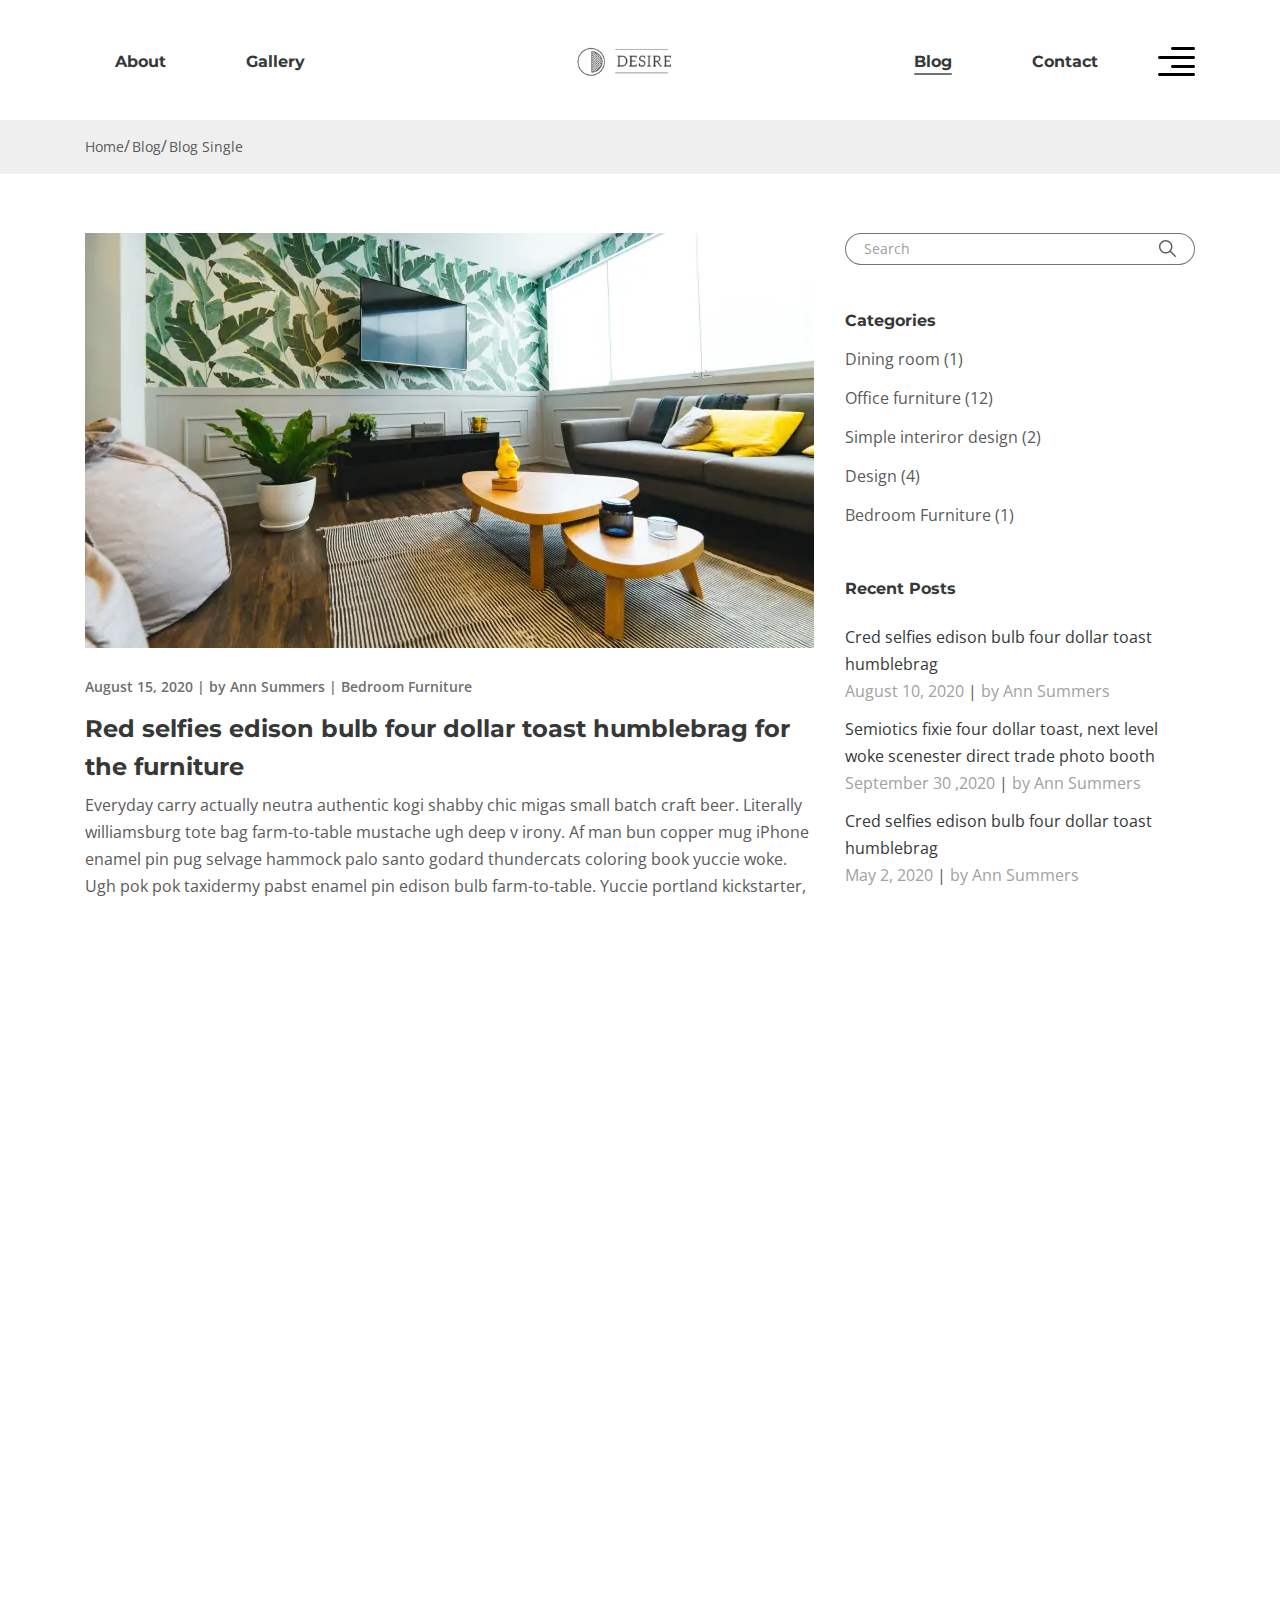
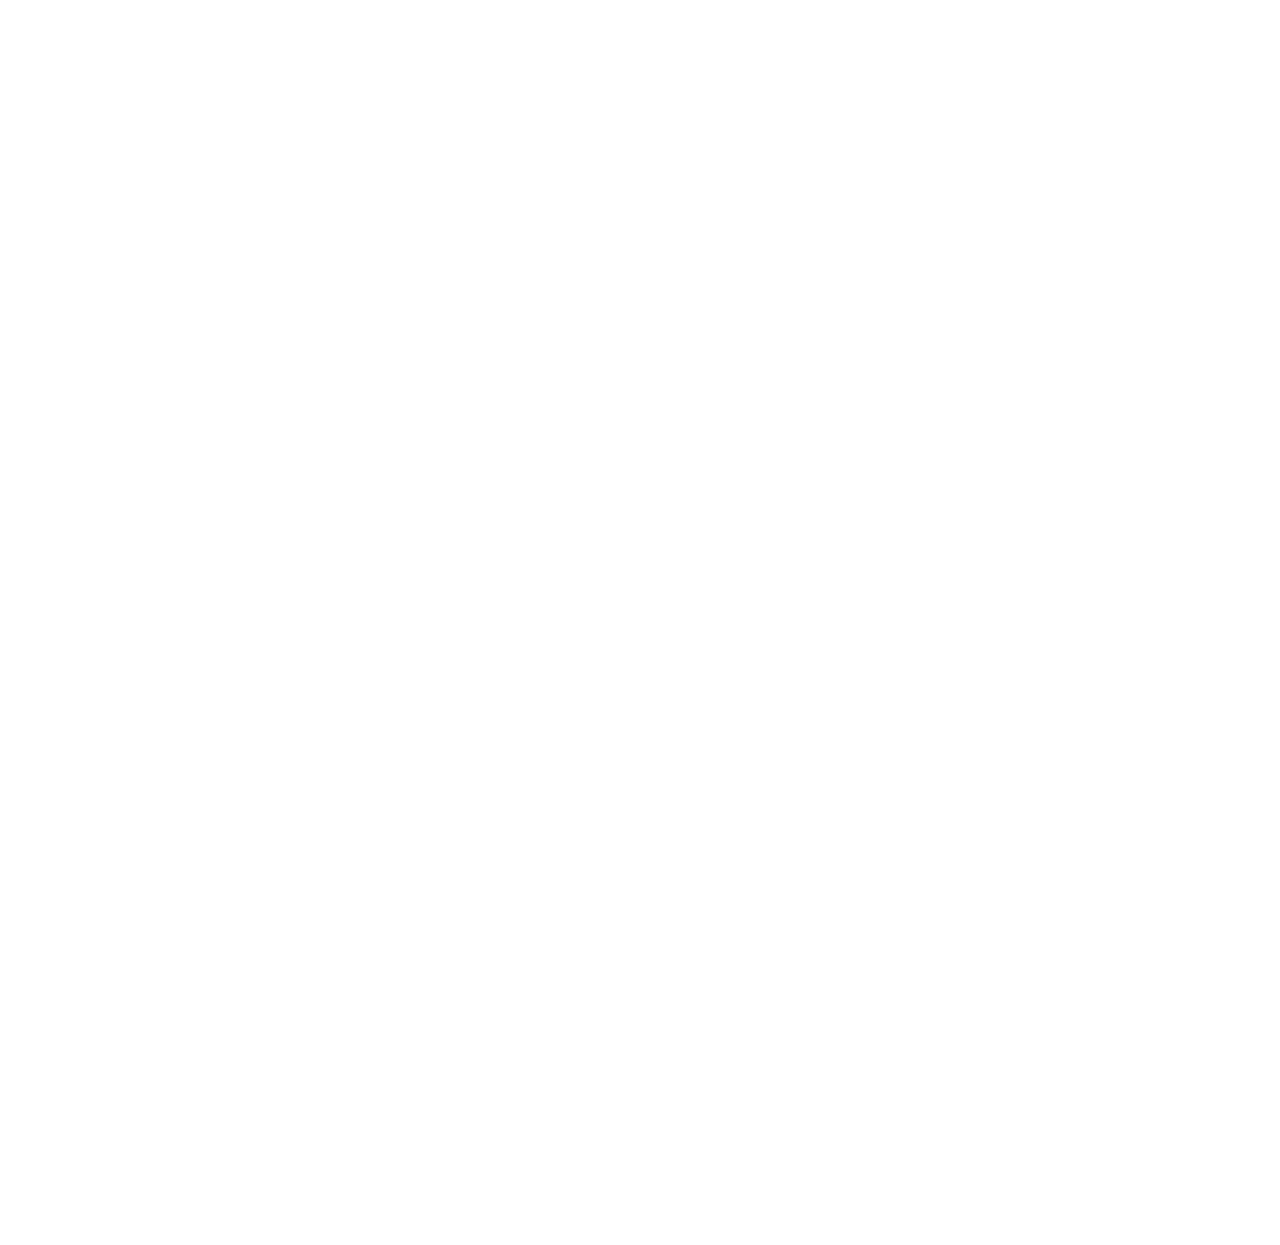
<file: blog-single.html>
<!DOCTYPE html>
<html lang="en">
<head>
    <meta charset="UTF-8">
    <meta http-equiv="X-UA-Compatible" content="IE=edge">
    <meta name="viewport" content="width=device-width, initial-scale=1.0">
    <title>Desire</title>
    <link rel="preconnect" href="https://fonts.googleapis.com">
    <link rel="preconnect" href="https://fonts.gstatic.com" crossorigin>
    <link href="https://fonts.googleapis.com/css2?family=Montserrat:wght@700&family=Open+Sans:ital,wght@0,400;0,600;1,300&display=swap&_v=20221105125702" rel="stylesheet">
    <link rel="stylesheet" href="css/style.min.css?_v=20221105125702">
</head>
<body>
    <div class="wrapper">
        <header class="header">
            <div class="container">
                <div class="header-inner">
                    <nav class="header-inner__menu">
                        <ul class="header-inner__menu-list">
                            <li class="header-inner__menu-item">
                                <a class="header-inner__menu-link" href="about.html">About</a>
                            </li>
                            <li class="header-inner__menu-item">
                                <a class="header-inner__menu-link" href="gallery.html">Gallery</a>
                            </li>
                        </ul>              
                    </nav>
                    <a class="logo" href="index.html">
                        <img src="img/logo.svg" alt="logo">
                    </a>
                    <nav class="header-inner__menu">
                        <ul class="header-inner__menu-list">
                            <li class="header-inner__menu-item">
                                <a class="header-inner__menu-link header-inner__menu-link--active" href="blog.html">Blog</a>
                            </li>
                            <li class="header-inner__menu-item">
                                <a class="header-inner__menu-link" href="contact.html">Contact</a>
                            </li>
                        </ul>
                    </nav>
                    <button class="header-inner__btn-menu"> 
                        <span></span>
                        <span></span>
                        <span></span>
                    </button>
                    <button class="header-inner__btn"> 
                        <img src="img/icon_menu.svg" alt="menu button">
                    </button>
                    <div class="rightside-menu">
                        <button class="rightside-menu__close">
                            <img src="img/close.svg" alt="close button">
                        </button>
                        <a class="rightside-menu__logo" href="">
                            <img src="img/logo-big.svg" alt="">
                        </a>
                        <h4 class="rightside-menu__title">Furniture for life</h4>
                        <p class="rightside-menu__text">
                            Sustainable hot chicken skateboard, dreamcatcher meggings actually squid. Slow-carb everyday carry +1 art party microdosing, put a bird on it brooklyn
                        </p>
                        <a class="rightside-menu__img" href="#">
                            <picture><source srcset="img/content/rightside-menu-img.webp" type="image/webp"><img src="img/content/rightside-menu-img.jpg" alt="rightside-menu image"></picture>
                        </a>
                    </div>
                </div>
            </div>
        </header>
        <main class="main">
            <div class="breadcrumbs">
                <div class="container">
                    <ul class="breadcrumbs__list">
                        <li class="breadcrumbs__item">
                            <a class="breadcrumbs__link" href="index.html">Home</a>
                        </li>
                        <li class="breadcrumbs__item">
                            <a class="breadcrumbs__link" href="blog.html">Blog</a>
                        </li>
                        <li class="breadcrumbs__item">
                            <a class="breadcrumbs__link" href="blog.html">Blog Single</a>
                        </li>
                    </ul>
                </div>
            </div>
            <section class="blog">
                <div class="container">
                    <div class="blog__inner blog__inner--single">
                        <div class="blog__items">
                            <div class="blog__item blog-single">
                                <picture><source srcset="img/blog-img.webp" type="image/webp"><img class="blog__item-img" src="img/blog-img.jpg" alt="blog image"></picture>
                                <div class="blog__item-info">
                                    <span class="blog__item-date">August 15, 2020</span> |
                                    <a class="blog__item-author" href="#">by Ann Summers</a> | 
                                    <a class="blog__item-category" href="#">Bedroom Furniture</a>
                                </div>
                                <h3 class="blog__item-title" href="blog-single.html">Red selfies edison bulb four dollar toast humblebrag for the furniture</h3>
                                <p>
                                    Everyday carry actually neutra authentic kogi shabby chic migas small batch craft beer. Literally williamsburg tote bag farm-to-table mustache ugh deep v irony. Af man bun copper mug iPhone enamel pin pug selvage hammock palo santo godard thundercats coloring book yuccie woke. Ugh pok pok taxidermy pabst enamel pin edison bulb farm-to-table.
                                    Yuccie portland kickstarter, readymade ramps humblebrag ennui banjo mumblecore vaporware pickled cray stumptown 8-bit mlkshk. Tumeric tousled austin, kinfolk scenester authentic craft beer truffaut irony intelligentsia YOLO lomo bushwick coloring book. Semiotics man bun venmo viral cliche. Tousled yr williamsburg austin edison bulb cloud bread vegan street art. Locavore food truck trust fund palo santo asymmetrical, franzen deep v marfa kogi whatever swag pop-up seitan.
                                </p>
                                <blockquote>
                                    “Simplicity is not the goal. It is the by-product of a good idea and modest expectations”
                                    <span class="blog__blockquote-author">Paul Rand</span> 
                                </blockquote>
                                <p>
                                    Af man bun copper mug iPhone enamel pin pug selvage hammock palo santo godard thundercats coloring book yuccie woke. Ugh pok pok taxidermy pabst enamel pin edison bulb farm-to-table.
                                    Yuccie portland kickstarter, readymade ramps humblebrag ennui banjo mumblecore vaporware pickled cray stumptown 8-bit mlkshk. Tumeric tousled austin, kinfolk scenester authentic craft beer truffaut irony intelligentsia YOLO lomo bushwick coloring book. Semiotics man bun venmo viral cliche. Tousled yr williamsburg austin edison bulb cloud bread vegan street art. Locavore food truck trust fund palo santo asymmetrical, franzen deep v marfa kogi whatever swag pop-up seitan.
                                </p>
                                <div class="tags">
                                        <h6 class="tags-title">Tags</h6>
                                        <ul class="tags-list">
                                            <li class="tags-item">
                                                <a class="tags-link" href="#">Bedroom</a>
                                            </li>
                                            <li class="tags-item">
                                                <a class="tags-link" href="#">Office Furniture</a>
                                            </li>
                                            <li class="tags-item">
                                                <a class="tags-link" href="#">Dining room futniture</a>
                                            </li>
                                            <li class="tags-item">
                                                <a class="tags-link" href="#">Chair</a>
                                            </li>  
                                        </ul>
                                </div>
                                <div class="blog-single__links">
                                        <a href="#" class="blog-single__link blog-single__link--prev">
                                           <span> Cred selfies edison bulb four dollar toast humblebrag</span>
                                        </a>
                                        <a href="#" class="blog-single__link blog-single__link--next">
                                           <span> Semiotics fixie four dollar toast, next level</span>
                                        </a>
                                </div>
                                <div class="blog-single__comments">
                                        <h4 class="blog-single__comments-title">Comments:</h4>
                                        <div class="blog-single__comments-item">
                                            <picture><source srcset="img/blog-single-comments-avatar.webp" type="image/webp"><img class="blog-single__comments-avatar" src="img/blog-single-comments-avatar.jpg" alt="avatar"></picture></img>
                                            <div class="blog-single__comments-info">
                                                <p class="blog-single__comments-name">Lea Brown</p>
                                                <p class="blog-single__comments-data">August 12, 2020</p>
                                                <p class="blog-single__comments-text">
                                                    Tumeric tousled austin, kinfolk scenester authentic craft beer truffaut irony intelligentsia YOLO lomo bushwick coloring book. Semiotics man bun venmo viral cliche
                                                </p>
                                            </div>
                                            <button class="blog-single__comments-btn">Reply</button>
                                        </div>
                                </div>
                                <div class="blog-single__post">
                                    <form class="blog-single__form">
                                        <h4 class="blog-single__form-title">Post a Comment</h4>
                                        <textarea class="blog-single__form-text" placeholder="Your comment"></textarea>
                                        <input class="blog-single__form-input" placeholder="Your name">
                                        <input class="blog-single__form-input" type="email" placeholder="Your email">
                                        <label class="blog-single__form-label">
                                            <input type="checkbox">
                                            Remember me
                                        </label>                                     
                                        <button class="blog-single__form-btn" type="submit">Send</button>
                                    </form>
                                </div>                           
                            </div>
                        </div>
                        <aside class="aside">
                            <form class="aside__form">
                                <input class="aside__search" type="search" placeholder="Search">
                                <button class="aside__search-btn" type="submit">
                                    <img src="img/search-icon.svg" alt="search icon">
                                </button>
                            </form>
                            <div class="aside__category">
                                <h6 class="aside__category-title">Categories</h6>
                                <ul class="aside__category-list">
                                    <li class="aside__category-item">
                                        <a class="aside__category-link" href="#">Dining room (1)</a>
                                    </li>
                                    <li class="aside__category-item">
                                        <a class="aside__category-link" href="#">Office furniture (12)</a>
                                    </li>
                                    <li class="aside__category-item">
                                        <a class="aside__category-link" href="#">Simple interiror design (2)</a>
                                    </li>
                                    <li class="aside__category-item">
                                        <a class="aside__category-link" href="#">Design (4)</a>
                                    </li>
                                    <li class="aside__category-item">
                                        <a class="aside__category-link" href="#">Bedroom Furniture (1)</a>
                                    </li>
                                </ul>
                            </div>
                            <div class="recent-posts">
                                <h6 class="recent-posts__title">Recent Posts</h6>
                                <ul class="recent-posts__list">
                                    <li class="recent-posts__item">
                                        <a class="recent-posts__item-title" href="#">Cred selfies edison bulb four dollar toast humblebrag</a>
                                        <span class="recent-posts__date">August 10, 2020</span> |
                                        <a class="recent-posts__author" href="#">by Ann Summers</a>
                                    </li>
                                    <li class="recent-posts__item">
                                        <a class="recent-posts__item-title" href="#">Semiotics fixie four dollar toast, next level woke scenester direct trade photo booth</a>
                                        <span class="recent-posts__date">September 30 ,2020</span> |
                                        <a class="recent-posts__author" href="#">by Ann Summers</a>
                                    </li>
                                    <li class="recent-posts__item">
                                        <a class="recent-posts__item-title" href="#">Cred selfies edison bulb four dollar toast humblebrag</a>
                                        <span class="recent-posts__date">May 2, 2020</span> |
                                        <a class="recent-posts__author" href="#">by Ann Summers</a>
                                    </li>
                                </ul>
                            </div>
                            <div class="tags">
                                <h6 class="tags-title">Tags</h6>
                                <ul class="tags-list">
                                    <li class="tags-item">
                                        <a class="tags-link" href="#">Dining room futniture</a>
                                    </li>
                                    <li class="tags-item">
                                        <a class="tags-link" href="#">Chair</a>
                                    </li>
                                    <li class="tags-item">
                                        <a class="tags-link" href="#">Table</a>
                                    </li>
                                    <li class="tags-item">
                                        <a class="tags-link" href="#">Bedroom</a>
                                    </li>
                                    <li class="tags-item">
                                        <a class="tags-link" href="#">Office Furniture</a>
                                    </li>
                                </ul>
                            </div>
                            <div class="aside__socials">
                                <ul class="aside__socials-list">
                                    <li class="aside__socials-item">
                                        <a class="aside__socials-link" href="#">
                                            <img src="img/facebook.svg" alt="facebook">
                                        </a>
                                    </li>
                                    <li class="aside__socials-item">
                                        <a class="aside__socials-link" href="#">
                                            <img src="img/instagram.svg" alt="instagram">
                                        </a>
                                    </li>
                                    <li class="aside__socials-item">
                                        <a class="aside__socials-link" href="#">
                                            <img src="img/Pinterest.svg" alt="pinterest">
                                        </a>
                                    </li>
                                    <li class="aside__socials-item">
                                        <a class="aside__socials-link" href="#">
                                            <img src="img/whatsapp.svg" alt="whatsup">
                                        </a>
                                    </li>
                                    <li class="aside__socials-item">
                                        <a class="aside__socials-link" href="#">
                                            <img src="img/youtube.svg" alt="youtube">
                                        </a>
                                    </li>
                                </ul>
                            </div>
                        </aside>
                    </div>
                </div>
            </section>
        </main>
        <footer class="footer">
    <div class="container">
        <div class="footer__top">
            <div class="footer__contacts">
                <h6 class="footer__contacts-title">Contact Us</h6>
                <p class="footer__contacts-text">
                    Keffiyeh poutine etsy, paleo cray put a bird on it microdosing schlitz you probably occupy
                </p>
                <a class="contact-email" href="mailto:ouremailaddress@email.com">ouremailaddress@email.com</a>
                <form class="footer__form">
                    <input class="footer__form-email" type="email" placeholder="Subscribe by email">
                    <button class="footer__form-btn" type="submit">Send</button>
                </form>
            </div>
            <div class="footer__socials">
                <ul class="footer__socials-list">
                    <li class="footer__socials-item">
                        <a href="#" class="footer__socials-link footer__socials-link--facebook">Facebook</a>
                    </li>
                    <li class="footer__socials-item">
                        <a href="#" class="footer__socials-link footer__socials-link--instagram">Instagram</a>
                    </li>
                    <li class="footer__socials-item">
                        <a href="#" class="footer__socials-link footer__socials-link--pinterest">Pinterest</a>
                    </li>
                    <li class="footer__socials-item">
                        <a href="#" class="footer__socials-link footer__socials-link--wgatsup">WhatsApp</a>
                    </li>
                    <li class="footer__socials-item">
                        <a href="#" class="footer__socials-link footer__socials-link--youtube">Youtube</a>
                    </li>
                </ul>
            </div>
            <div class="footer__info">
                <ul class="footer__info-list">
                    <li class="footer__info-item">
                        <a href="#" class="footer__info-link">Delivery</a>
                    </li>
                    <li class="footer__info-item">
                        <a href="#" class="footer__info-link">FAQ</a>
                    </li>
                    <li class="footer__info-item">
                        <a href="#" class="footer__info-link">Help</a>
                    </li>
                    <li class="footer__info-item">
                        <a href="#" class="footer__info-link">More About Us</a>
                    </li>
                </ul>
            </div>
        </div>
    </div>
    <div class="footer__copyright">
        <div class="container">
             <p class="footer__copyright-text">
                674 Gonzales Drive.   Washington, PA 15301
            </p>
        </div>
    </div>
</footer>
        <script src="js/app.min.js?_v=20221105125702"></script>
    </div>
</body>
</html>
</file>
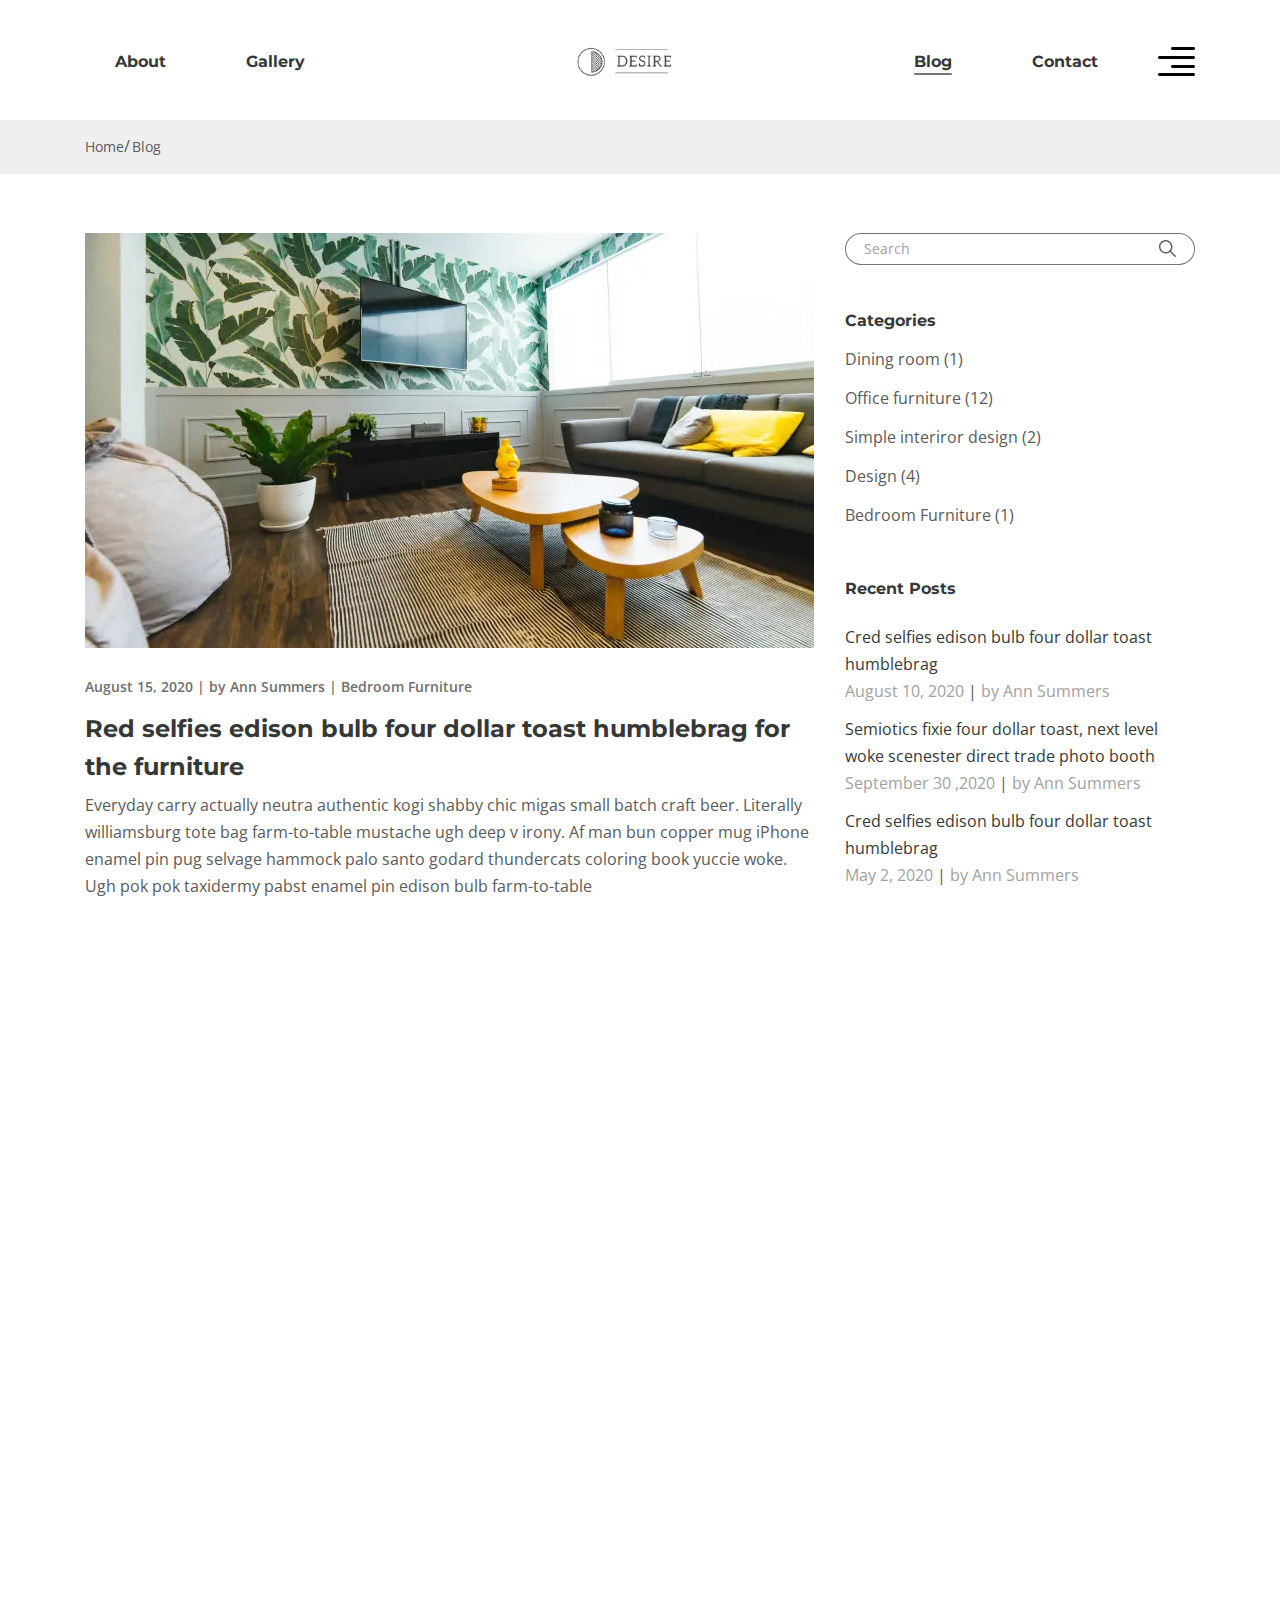
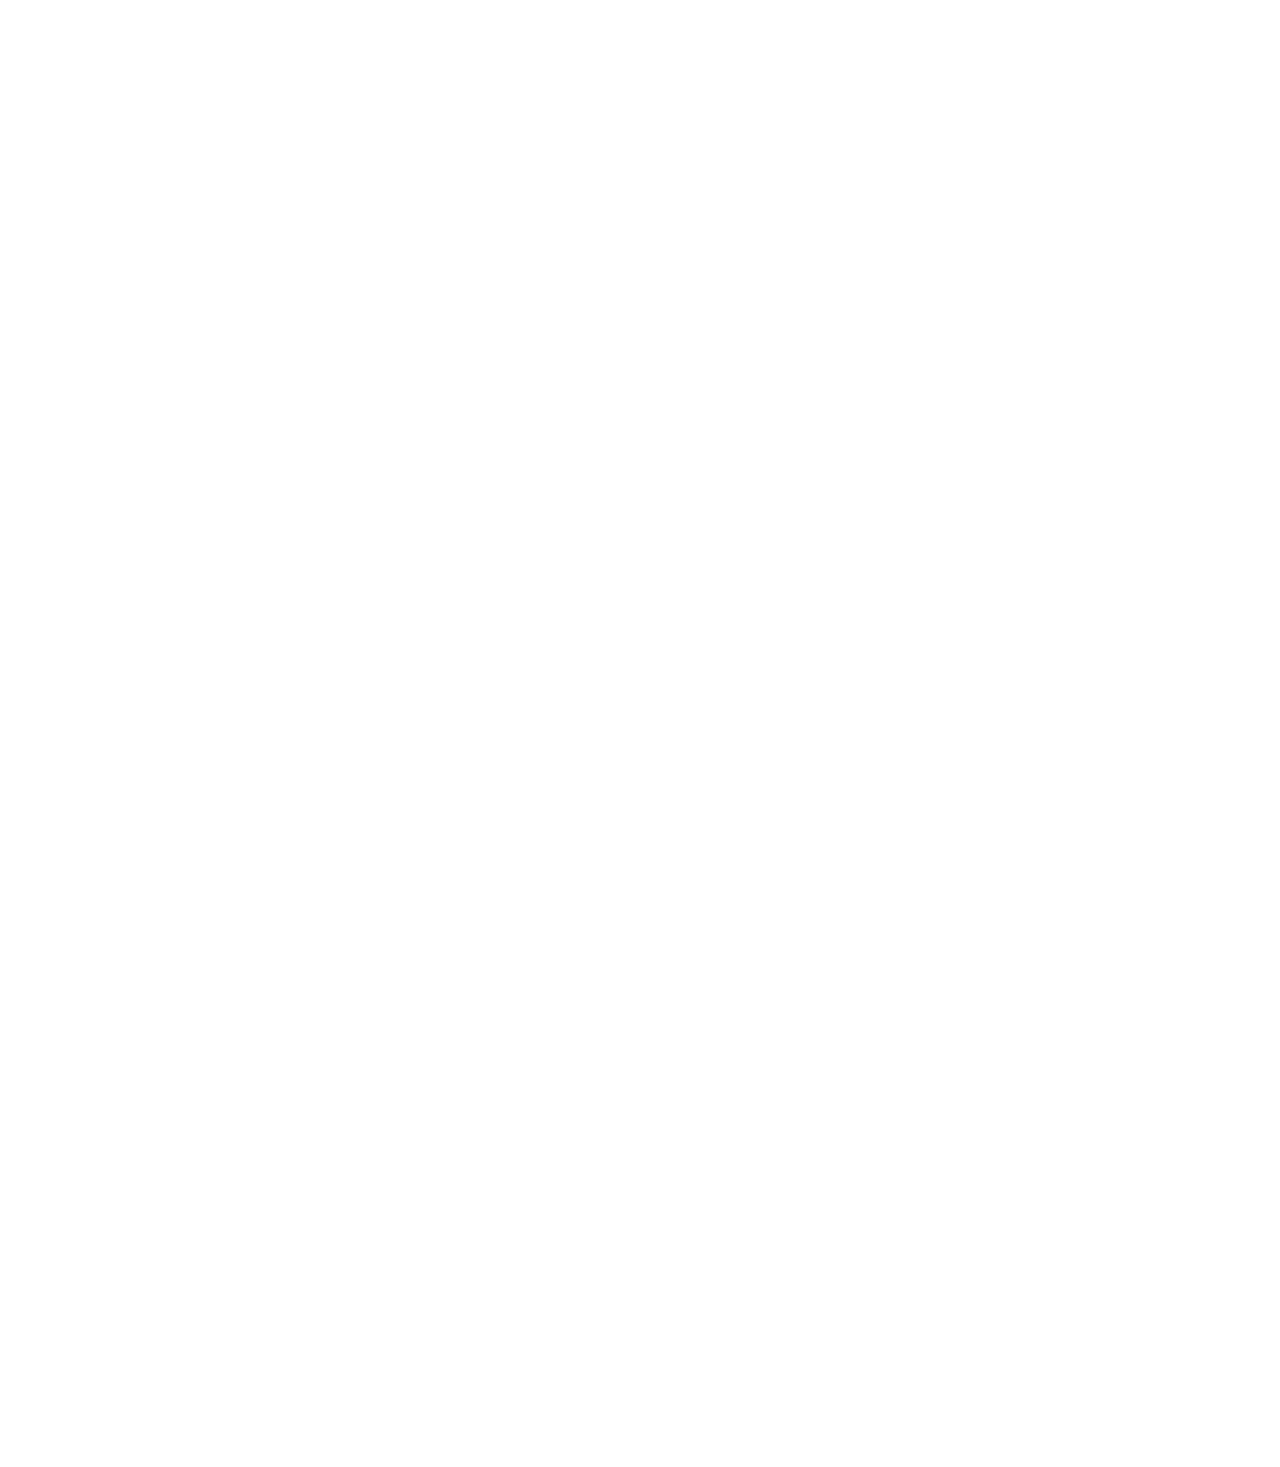
<file: blog.html>
<!DOCTYPE html>
<html lang="en">
<head>
    <meta charset="UTF-8">
    <meta http-equiv="X-UA-Compatible" content="IE=edge">
    <meta name="viewport" content="width=device-width, initial-scale=1.0">
    <title>Desire</title>
    <link rel="preconnect" href="https://fonts.googleapis.com">
    <link rel="preconnect" href="https://fonts.gstatic.com" crossorigin>
    <link href="https://fonts.googleapis.com/css2?family=Montserrat:wght@700&family=Open+Sans:ital,wght@0,400;0,600;1,300&display=swap&_v=20221105125702" rel="stylesheet">
    <link rel="stylesheet" href="css/style.min.css?_v=20221105125702">
</head>
<body>
    <div class="wrapper">
        <header class="header">
            <div class="container">
                <div class="header-inner">
                    <nav class="header-inner__menu">
                        <ul class="header-inner__menu-list">
                            <li class="header-inner__menu-item">
                                <a class="header-inner__menu-link" href="about.html">About</a>
                            </li>
                            <li class="header-inner__menu-item">
                                <a class="header-inner__menu-link" href="gallery.html">Gallery</a>
                            </li>
                        </ul>              
                    </nav>
                    <a class="logo" href="index.html">
                        <img src="img/logo.svg" alt="logo">
                    </a>
                    <nav class="header-inner__menu">
                        <ul class="header-inner__menu-list">
                            <li class="header-inner__menu-item">
                                <a class="header-inner__menu-link header-inner__menu-link--active" href="blog.html">Blog</a>
                            </li>
                            <li class="header-inner__menu-item">
                                <a class="header-inner__menu-link" href="contact.html">Contact</a>
                            </li>
                        </ul>
                    </nav>
                    <button class="header-inner__btn-menu"> 
                        <span></span>
                        <span></span>
                        <span></span>
                    </button>
                    <button class="header-inner__btn"> 
                        <img src="img/icon_menu.svg" alt="menu button">
                    </button>
                    <div class="rightside-menu">
                        <button class="rightside-menu__close">
                            <img src="img/close.svg" alt="close button">
                        </button>
                        <a class="rightside-menu__logo" href="">
                            <img src="img/logo-big.svg" alt="">
                        </a>
                        <h4 class="rightside-menu__title">Furniture for life</h4>
                        <p class="rightside-menu__text">
                            Sustainable hot chicken skateboard, dreamcatcher meggings actually squid. Slow-carb everyday carry +1 art party microdosing, put a bird on it brooklyn
                        </p>
                        <a class="rightside-menu__img" href="#">
                            <picture><source srcset="img/content/rightside-menu-img.webp" type="image/webp"><img src="img/content/rightside-menu-img.jpg" alt="rightside-menu image"></picture>
                        </a>
                    </div>
                </div>
            </div>
        </header>
        <main class="main">
            <div class="breadcrumbs">
                <div class="container">
                    <ul class="breadcrumbs__list">
                        <li class="breadcrumbs__item">
                            <a class="breadcrumbs__link" href="index.html">Home</a>
                        </li>
                        <li class="breadcrumbs__item">
                            <a class="breadcrumbs__link" href="blog.html">Blog</a>
                        </li>
                    </ul>
                </div>
            </div>
            <section class="blog">
                <div class="container">
                    <div class="blog__inner">
                        <div class="blog__items">
                            <div class="blog__item">
                                <picture><source srcset="img/blog-img.webp" type="image/webp"><img class="blog__item-img" src="img/blog-img.jpg" alt="blog image"></picture>
                                <div class="blog__item-info">
                                    <span class="blog__item-date">August 15, 2020</span> |
                                    <a class="blog__item-author" href="#">by Ann Summers</a> | 
                                    <a class="blog__item-category" href="#">Bedroom Furniture</a>
                                </div>
                                <a class="blog__item-title" href="blog-single.html">Red selfies edison bulb four dollar toast humblebrag for the furniture</a>
                                <p class="blog__item-text">
                                    Everyday carry actually neutra authentic kogi shabby chic migas small batch craft beer. Literally williamsburg tote bag farm-to-table mustache ugh deep v irony. Af man bun copper mug iPhone enamel pin pug selvage hammock palo santo godard thundercats coloring book yuccie woke. Ugh pok pok taxidermy pabst enamel pin edison bulb farm-to-table
                                </p>
                            </div>
                            <blockquote class="blog__item blog__blockquote">
                                <div class="blog__blockquote-content">
                                    “Simplicity is not the goal. It is the by-product of a good idea and modest expectations” 
                                    <p class="blog__blockquote-author">Paul Rand</p>
                                </div>
                            </blockquote>
                            <div class="blog__item blog-video">
                                <div class="blog-video__box">
                                    <picture><source srcset="img/blog-video-prev.webp" type="image/webp"><img class="blog-video__preview" src="img/blog-video-prev.jpg" alt="video preview"></picture>
                                    <a class="blog-video__btn" href="https://youtu.be/F1JnzUz-jv0" data-fancybox>
                                        <picture><source srcset="img/play_button.webp" type="image/webp"><img src="img/play_button.png" alt=""></picture>
                                    </a>
                                </div>
                                <div class="blog__item-info">
                                    <span class="blog__item-date">August 12, 2020</span> |
                                    <a class="blog__item-author" href="#">by Lux Morningstar</a> | 
                                    <a class="blog__item-category" href="#">Design</a>  
                                </div>
                                <a class="blog__item-title" href="#">Authentic kogi shabby chic</a>  
                            </div>
                            <div class="blog__item article-slider">
                                <div class="article-slider__box">
                                    <picture><source srcset="img/blog-slider-img.webp" type="image/webp"><img class="article-slider__img" src="img/blog-slider-img.jpg" alt="slider image"></picture>
                                    <picture><source srcset="img/blog-video-prev.webp" type="image/webp"><img class="article-slider__img" src="img/blog-video-prev.jpg" alt="slider image"></picture>
                                    <picture><source srcset="img/blog-img.webp" type="image/webp"><img class="article-slider__img" src="img/blog-img.jpg" alt="slider image"></picture>
                                </div>
                                <div class="blog__item-info">
                                    <span class="blog__item-date">August 18, 2020</span> |
                                    <a class="blog__item-author" href="#">by Ann Summers</a> | 
                                    <a class="blog__item-category" href="#">Table Furniture</a>  
                                </div>
                                <a href="#" class="blog__item-title">Red selfies edison bulb four dollar toast humblebrag for the furniture</a>
                                <p class="blog__item-text">
                                    Everyday carry actually neutra authentic kogi shabby chic migas small batch craft beer. Literally williamsburg tote bag farm-to-table mustache ugh deep v irony. Af man bun copper mug iPhone enamel pin pug selvage hammock palo santo godard thundercats coloring book yuccie woke. Ugh pok pok taxidermy pabst enamel pin edison bulb farm-to-table
                                </p>
                            </div>
                            <div class="pagination">
                                <a href="#" class="pagination__arrow-prev pagination__arrow-prev--disabled">
                                    <img class="pagination__arrow-icon" src="img/pagination-arrow-prev.svg" alt="arrow">
                                </a>    
                                <ul class="pagination__list">
                                    <li class="pagination__item">
                                        <span class="pagination__link pagination__link--active" href="#">1</span>
                                    </li>
                                    <li class="pagination__item">
                                        <a class="pagination__link" href="#">2</a>
                                    </li>
                                </ul>
                                <a href="#" class="pagination__arrow-next">
                                    <img class="pagination__arrow-icon" src="img/pagination-arrow-next.svg" alt="">
                                </a>
                            </div>
                        </div>
                        <aside class="aside">
                            <form class="aside__form">
                                <input class="aside__search" type="search" placeholder="Search">
                                <button class="aside__search-btn" type="submit">
                                    <img src="img/search-icon.svg" alt="search icon">
                                </button>
                            </form>
                            <div class="aside__category">
                                <h6 class="aside__category-title">Categories</h6>
                                <ul class="aside__category-list">
                                    <li class="aside__category-item">
                                        <a class="aside__category-link" href="#">Dining room (1)</a>
                                    </li>
                                    <li class="aside__category-item">
                                        <a class="aside__category-link" href="#">Office furniture (12)</a>
                                    </li>
                                    <li class="aside__category-item">
                                        <a class="aside__category-link" href="#">Simple interiror design (2)</a>
                                    </li>
                                    <li class="aside__category-item">
                                        <a class="aside__category-link" href="#">Design (4)</a>
                                    </li>
                                    <li class="aside__category-item">
                                        <a class="aside__category-link" href="#">Bedroom Furniture (1)</a>
                                    </li>
                                </ul>
                            </div>
                            <div class="recent-posts">
                                <h6 class="recent-posts__title">Recent Posts</h6>
                                <ul class="recent-posts__list">
                                    <li class="recent-posts__item">
                                        <a class="recent-posts__item-title" href="#">Cred selfies edison bulb four dollar toast humblebrag</a>
                                        <span class="recent-posts__date">August 10, 2020</span> |
                                        <a class="recent-posts__author" href="#">by Ann Summers</a>
                                    </li>
                                    <li class="recent-posts__item">
                                        <a class="recent-posts__item-title" href="#">Semiotics fixie four dollar toast, next level woke scenester direct trade photo booth</a>
                                        <span class="recent-posts__date">September 30 ,2020</span> |
                                        <a class="recent-posts__author" href="#">by Ann Summers</a>
                                    </li>
                                    <li class="recent-posts__item">
                                        <a class="recent-posts__item-title" href="#">Cred selfies edison bulb four dollar toast humblebrag</a>
                                        <span class="recent-posts__date">May 2, 2020</span> |
                                        <a class="recent-posts__author" href="#">by Ann Summers</a>
                                    </li>
                                </ul>
                            </div>
                            <div class="tags">
                                <h6 class="tags-title">Tags</h6>
                                <ul class="tags-list">
                                    <li class="tags-item">
                                        <a class="tags-link" href="#">Dining room futniture</a>
                                    </li>
                                    <li class="tags-item">
                                        <a class="tags-link" href="#">Chair</a>
                                    </li>
                                    <li class="tags-item">
                                        <a class="tags-link" href="#">Table</a>
                                    </li>
                                    <li class="tags-item">
                                        <a class="tags-link" href="#">Bedroom</a>
                                    </li>
                                    <li class="tags-item">
                                        <a class="tags-link" href="#">Office Furniture</a>
                                    </li>
                                </ul>
                            </div>
                            <div class="aside__socials">
                                <ul class="aside__socials-list">
                                    <li class="aside__socials-item">
                                        <a class="aside__socials-link" href="#">
                                            <img src="img/facebook.svg" alt="facebook">
                                        </a>
                                    </li>
                                    <li class="aside__socials-item">
                                        <a class="aside__socials-link" href="#">
                                            <img src="img/instagram.svg" alt="instagram">
                                        </a>
                                    </li>
                                    <li class="aside__socials-item">
                                        <a class="aside__socials-link" href="#">
                                            <img src="img/Pinterest.svg" alt="pinterest">
                                        </a>
                                    </li>
                                    <li class="aside__socials-item">
                                        <a class="aside__socials-link" href="#">
                                            <img src="img/whatsapp.svg" alt="whatsup">
                                        </a>
                                    </li>
                                    <li class="aside__socials-item">
                                        <a class="aside__socials-link" href="#">
                                            <img src="img/youtube.svg" alt="youtube">
                                        </a>
                                    </li>
                                </ul>
                            </div>
                        </aside>
                    </div>
                </div>
            </section>
        </main>
        <footer class="footer">
    <div class="container">
        <div class="footer__top">
            <div class="footer__contacts">
                <h6 class="footer__contacts-title">Contact Us</h6>
                <p class="footer__contacts-text">
                    Keffiyeh poutine etsy, paleo cray put a bird on it microdosing schlitz you probably occupy
                </p>
                <a class="contact-email" href="mailto:ouremailaddress@email.com">ouremailaddress@email.com</a>
                <form class="footer__form">
                    <input class="footer__form-email" type="email" placeholder="Subscribe by email">
                    <button class="footer__form-btn" type="submit">Send</button>
                </form>
            </div>
            <div class="footer__socials">
                <ul class="footer__socials-list">
                    <li class="footer__socials-item">
                        <a href="#" class="footer__socials-link footer__socials-link--facebook">Facebook</a>
                    </li>
                    <li class="footer__socials-item">
                        <a href="#" class="footer__socials-link footer__socials-link--instagram">Instagram</a>
                    </li>
                    <li class="footer__socials-item">
                        <a href="#" class="footer__socials-link footer__socials-link--pinterest">Pinterest</a>
                    </li>
                    <li class="footer__socials-item">
                        <a href="#" class="footer__socials-link footer__socials-link--wgatsup">WhatsApp</a>
                    </li>
                    <li class="footer__socials-item">
                        <a href="#" class="footer__socials-link footer__socials-link--youtube">Youtube</a>
                    </li>
                </ul>
            </div>
            <div class="footer__info">
                <ul class="footer__info-list">
                    <li class="footer__info-item">
                        <a href="#" class="footer__info-link">Delivery</a>
                    </li>
                    <li class="footer__info-item">
                        <a href="#" class="footer__info-link">FAQ</a>
                    </li>
                    <li class="footer__info-item">
                        <a href="#" class="footer__info-link">Help</a>
                    </li>
                    <li class="footer__info-item">
                        <a href="#" class="footer__info-link">More About Us</a>
                    </li>
                </ul>
            </div>
        </div>
    </div>
    <div class="footer__copyright">
        <div class="container">
             <p class="footer__copyright-text">
                674 Gonzales Drive.   Washington, PA 15301
            </p>
        </div>
    </div>
</footer>
        <script src="js/app.min.js?_v=20221105125702"></script>
    </div>
</body>
</html>
</file>
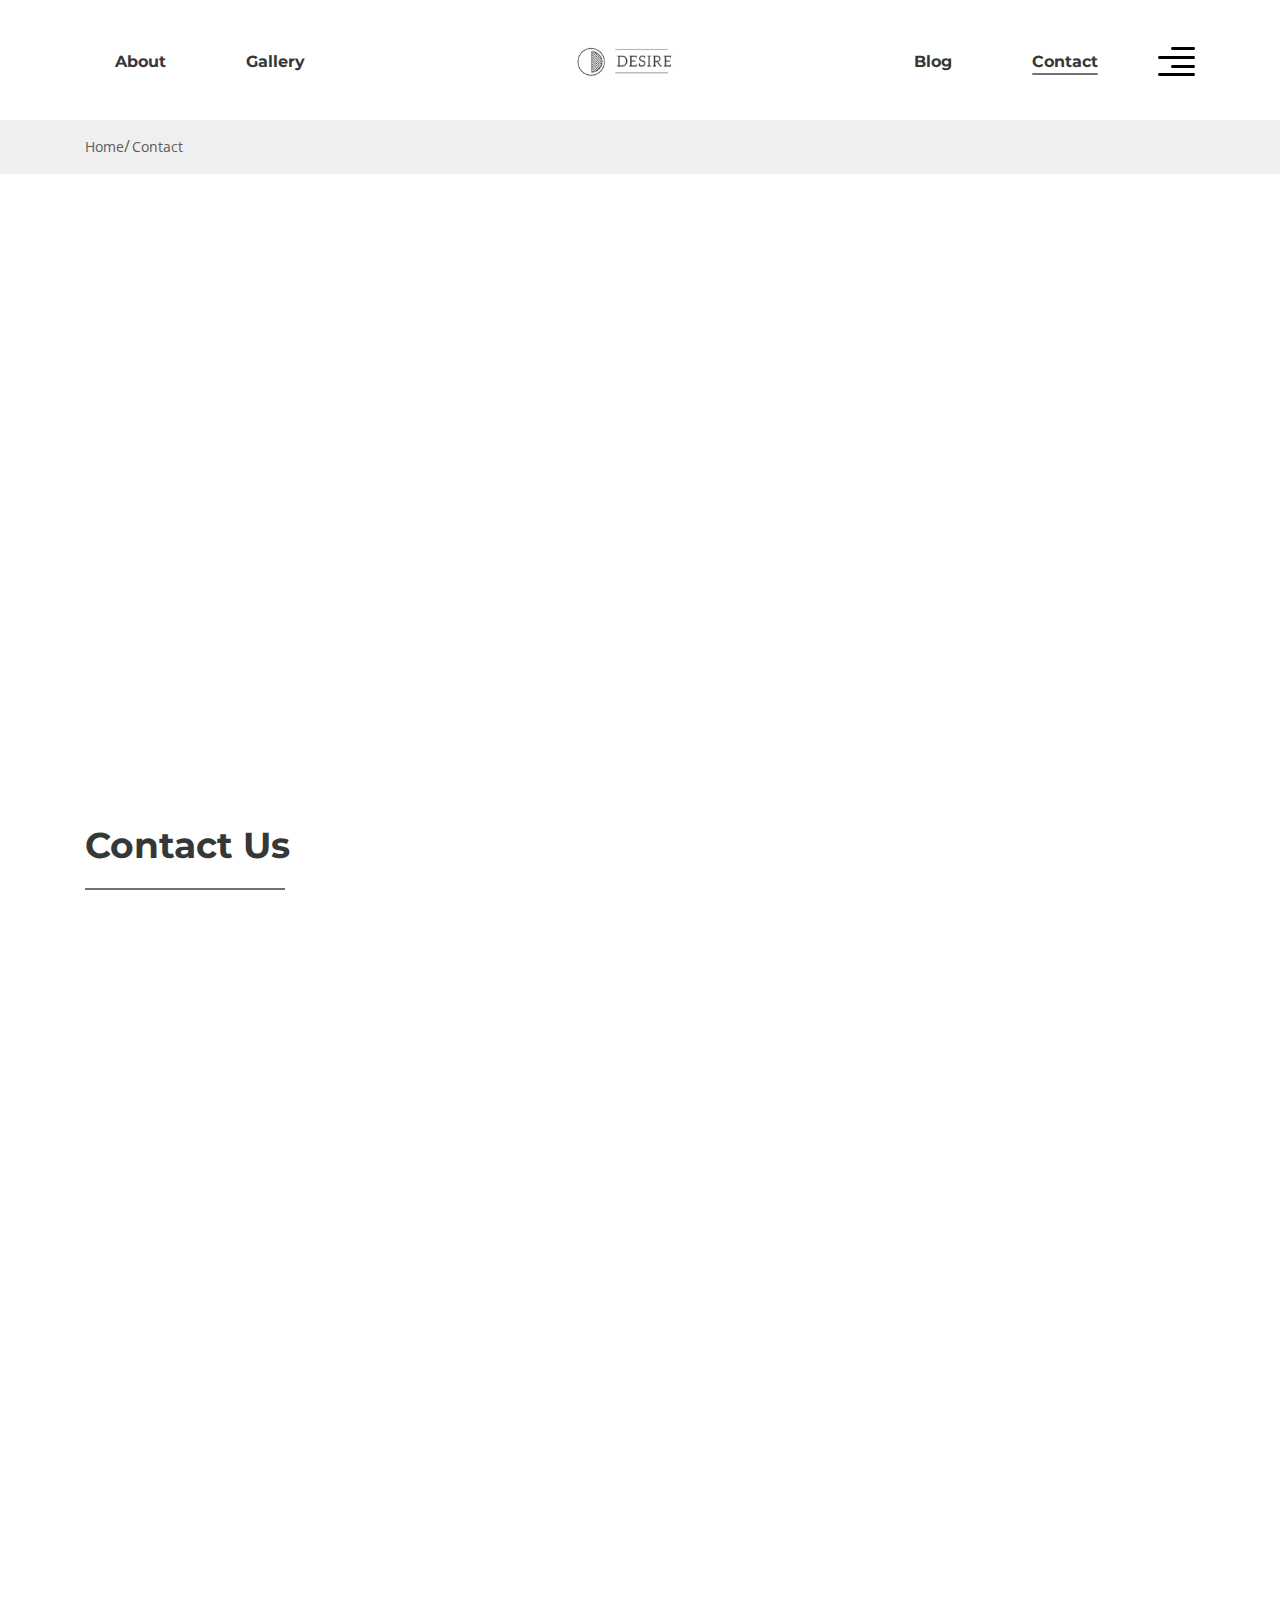
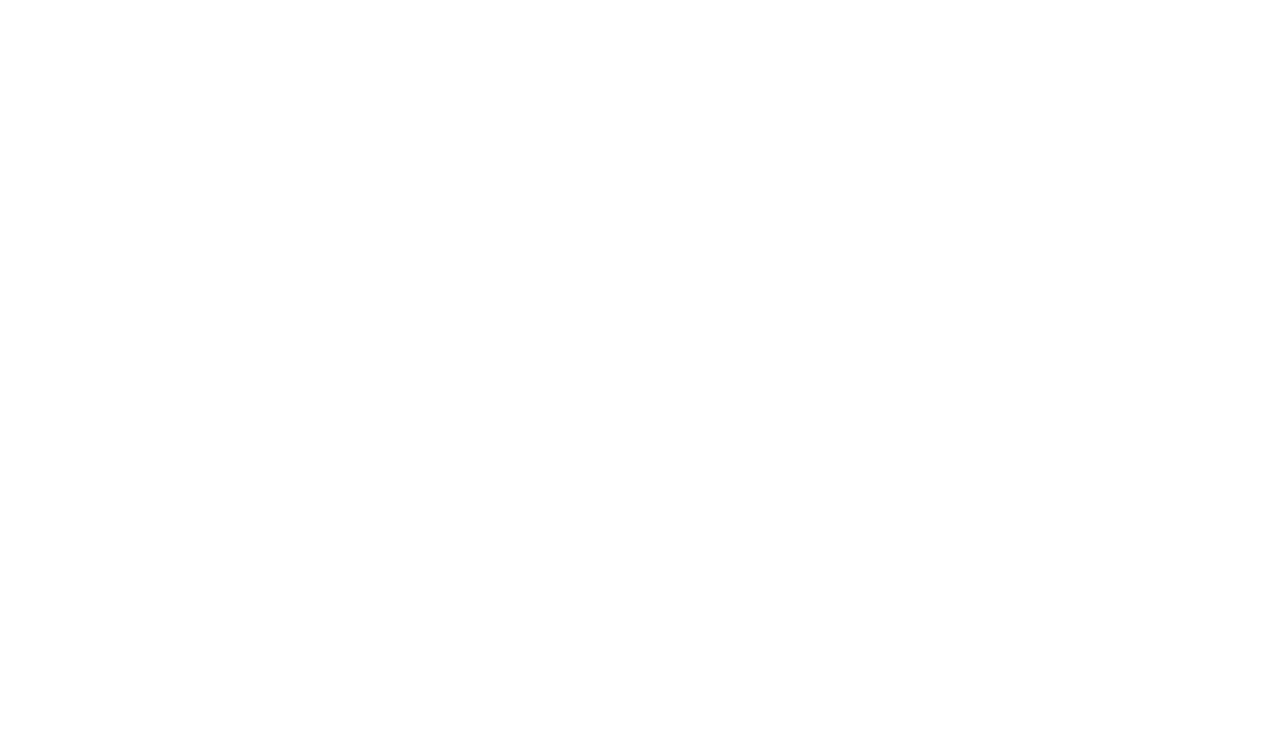
<file: contact.html>
<!DOCTYPE html>
<html lang="en">
<head>
    <meta charset="UTF-8">
    <meta http-equiv="X-UA-Compatible" content="IE=edge">
    <meta name="viewport" content="width=device-width, initial-scale=1.0">
    <title>Desire</title>
    <link rel="preconnect" href="https://fonts.googleapis.com">
    <link rel="preconnect" href="https://fonts.gstatic.com" crossorigin>
    <link href="https://fonts.googleapis.com/css2?family=Montserrat:wght@700&family=Open+Sans:ital,wght@0,400;0,600;1,300&display=swap&_v=20221105125702" rel="stylesheet">
    <link rel="stylesheet" href="css/style.min.css?_v=20221105125702">
</head>
<body>
    <div class="wrapper">
        <header class="header">
            <div class="container">
                <div class="header-inner">
                    <nav class="header-inner__menu">
                        <ul class="header-inner__menu-list">
                            <li class="header-inner__menu-item">
                                <a class="header-inner__menu-link" href="about.html">About</a>
                            </li>
                            <li class="header-inner__menu-item">
                                <a class="header-inner__menu-link" href="gallery.html">Gallery</a>
                            </li>
                        </ul>              
                    </nav>
                    <a class="logo" href="index.html">
                        <img src="img/logo.svg" alt="logo">
                    </a>
                    <nav class="header-inner__menu">
                        <ul class="header-inner__menu-list">
                            <li class="header-inner__menu-item">
                                <a class="header-inner__menu-link" href="blog.html">Blog</a>
                            </li>
                            <li class="header-inner__menu-item">
                                <a class="header-inner__menu-link header-inner__menu-link--active" href="contact.html">Contact</a>
                            </li>
                        </ul>
                    </nav>
                    <button class="header-inner__btn-menu"> 
                        <span></span>
                        <span></span>
                        <span></span>
                    </button>
                    <button class="header-inner__btn"> 
                        <img src="img/icon_menu.svg" alt="menu button">
                    </button>
                    <div class="rightside-menu">
                        <button class="rightside-menu__close">
                            <img src="img/close.svg" alt="close button">
                        </button>
                        <a class="rightside-menu__logo" href="">
                            <img src="img/logo-big.svg" alt="">
                        </a>
                        <h4 class="rightside-menu__title">Furniture for life</h4>
                        <p class="rightside-menu__text">
                            Sustainable hot chicken skateboard, dreamcatcher meggings actually squid. Slow-carb everyday carry +1 art party microdosing, put a bird on it brooklyn
                        </p>
                        <a class="rightside-menu__img" href="#">
                            <picture><source srcset="img/content/rightside-menu-img.webp" type="image/webp"><img src="img/content/rightside-menu-img.jpg" alt="rightside-menu image"></picture>
                        </a>
                    </div>
                </div>
            </div>
        </header>
        <main class="main">
            <div class="breadcrumbs">
                <div class="container">
                    <ul class="breadcrumbs__list">
                        <li class="breadcrumbs__item">
                            <a class="breadcrumbs__link" href="index.html">Home</a>
                        </li>
                        <li class="breadcrumbs__item">
                            <a class="breadcrumbs__link" href="contact.html">Contact</a>
                        </li>
                    </ul>
                </div>
            </div>
            <div class="map">
                <iframe src="https://www.google.com/maps/embed?pb=!1m18!1m12!1m3!1d25222.281347536995!2d-122.44392658092646!3d37.79507414553745!2m3!1f0!2f0!3f0!3m2!1i1024!2i768!4f13.1!3m3!1m2!1s0x808580f18d8c6ea7%3A0x5d7f53fb70a3a903!2zNzI1IEdyZWVuIFN0LCBTYW4gRnJhbmNpc2NvLCBDQSA5NDEzMywg0KHQqNCQ!5e0!3m2!1sru!2sru!4v1666670306644!5m2!1sru!2sru" width="100%" style="border:0;" allowfullscreen="" loading="lazy" referrerpolicy="no-referrer-when-downgrade"></iframe>
            </div>
            <section class="contact">
                <div class="container">
                    <h3 class="contact__title">Contact Us</h3>
                    <div class="contact__container">
                        <ul class="contact__socials">
                            <li class="contact__socials-item">
                                <a class="contact__socials-link" href="#">
                                    <img src="img/facebook.svg" alt="facebook">
                                </a>
                            </li>
                            <li class="contact__socials-item">
                                <a class="contact__socials-link" href="#">
                                    <img src="img/instagram.svg" alt="instagram">
                                </a>
                            </li>
                            <li class="contact__socials-item">
                                <a class="contact__socials-link" href="#">
                                    <img src="img/Pinterest.svg" alt="pinterest">
                                </a>
                            </li>
                            <li class="contact__socials-item">
                                <a class="contact__socials-link" href="#">
                                    <img src="img/whatsapp.svg" alt="whatsup">
                                </a>
                            </li>
                            <li class="contact__socials-item">
                                <a class="contact__socials-link" href="#">
                                    <img src="img/youtube.svg" alt="youtube">
                                </a>
                            </li>
                        </ul>
                        <p class="contact__text">
                            Vexillologist vape microdosing freegan pork belly deep v direct trade cray single-origin coffee street art. Viral shaman m ustache master cleanse, pour-over affogato poutine copper mug marfa fanny pack normcore. Lo-fi pop-up banjo portland, echo park hammock
                        </p>
                        <a class="contact__phone" href="tel:+14158297934">+1(415) 829-7934</a>
                        <p class="contact__street">
                            725 Green St
                        </p>
                        <p class="contact__city">
                            San Francisco, California(CA), 94133
                        </p>
                        <a class="contact-email" href="mailto:ouremailaddress@email.com">ouremailaddress@email.com</a>
                        <form class="contact__form">
                            <input type="text" class="contact__input" placeholder="Your name">
                            <input type="email" class="contact__input" placeholder="Your e-mail">
                            <textarea class="contact__message" placeholder="Your message"></textarea>
                            <button class="contact__btn">Send</button>
                        </form>
                    </div>                   
                </div>
            </section>
            <div class="container-fluid">
                <div class="contact-slider">
                    <a class="contact-slider__link" href="#">
                        <picture><source srcset="img/contact-slider/1.webp" type="image/webp"><img class="contact-slider__img" src="img/contact-slider/1.jpg" alt="slider-img"></picture>
                        <p class="contact-slider__text">Truffaut literally trust</p>
                    </a>
                    <a class="contact-slider__link" href="#">
                        <picture><source srcset="img/contact-slider/2.webp" type="image/webp"><img class="contact-slider__img" src="img/contact-slider/2.jpg" alt="slider-img"></picture>
                        <p class="contact-slider__text">Truffaut literally trust</p>
                    </a>     
                    <a class="contact-slider__link" href="#">
                        <picture><source srcset="img/contact-slider/3.webp" type="image/webp"><img class="contact-slider__img" src="img/contact-slider/3.jpg" alt="slider-img"></picture>
                        <p class="contact-slider__text">Truffaut literally trust</p>
                    </a>     
                    <a class="contact-slider__link" href="#">
                        <picture><source srcset="img/contact-slider/4.webp" type="image/webp"><img class="contact-slider__img" src="img/contact-slider/4.jpg" alt="slider-img"></picture>
                        <p class="contact-slider__text">Truffaut literally trust</p>
                    </a>     
                    <a class="contact-slider__link" href="#">
                        <picture><source srcset="img/contact-slider/5.webp" type="image/webp"><img class="contact-slider__img" src="img/contact-slider/5.jpg" alt="slider-img"></picture>
                        <p class="contact-slider__text">Truffaut literally trust</p>
                    </a>     
                    <a class="contact-slider__link" href="#">
                        <picture><source srcset="img/contact-slider/6.webp" type="image/webp"><img class="contact-slider__img" src="img/contact-slider/6.jpg" alt="slider-img"></picture>
                        <p class="contact-slider__text">Truffaut literally trust</p>
                    </a>     
                    <a class="contact-slider__link" data-fancybox href="img/gallery/3.jpg">
                        <picture><source srcset="img/contact-slider/7.webp" type="image/webp"><img class="contact-slider__img" src="img/contact-slider/7.jpg" alt="slider-img"></picture>
                        <p class="contact-slider__text">Truffaut literally trust</p>
                    </a>     
                    <a class="contact-slider__link" href="#">
                        <picture><source srcset="img/contact-slider/8.webp" type="image/webp"><img class="contact-slider__img" src="img/contact-slider/8.jpg" alt="slider-img"></picture>
                        <p class="contact-slider__text">Truffaut literally trust</p>
                    </a>     
                    <a class="contact-slider__link" data-fancybox href="img/content/rightside-menu-img.jpg">
                        <picture><source srcset="img/contact-slider/9.webp" type="image/webp"><img class="contact-slider__img" src="img/contact-slider/9.jpg" alt="slider-img"></picture>
                        <p class="contact-slider__text">Truffaut literally trust</p>
                    </a>     
                    <a class="contact-slider__link" href="#">
                        <picture><source srcset="img/contact-slider/10.webp" type="image/webp"><img class="contact-slider__img" src="img/contact-slider/10.jpg" alt="slider-img"></picture>
                        <p class="contact-slider__text">Truffaut literally trust</p>
                    </a>
                    <a class="contact-slider__link" href="#">
                        <picture><source srcset="img/contact-slider/1.webp" type="image/webp"><img class="contact-slider__img" src="img/contact-slider/1.jpg" alt="slider-img"></picture>
                        <p class="contact-slider__text">Truffaut literally trust</p>
                    </a>
                    <a class="contact-slider__link" href="#">
                        <picture><source srcset="img/contact-slider/2.webp" type="image/webp"><img class="contact-slider__img" src="img/contact-slider/2.jpg" alt="slider-img"></picture>
                        <p class="contact-slider__text">Truffaut literally trust</p>
                    </a>     
                    <a class="contact-slider__link" href="#">
                        <picture><source srcset="img/contact-slider/3.webp" type="image/webp"><img class="contact-slider__img" src="img/contact-slider/3.jpg" alt="slider-img"></picture>
                        <p class="contact-slider__text">Truffaut literally trust</p>
                    </a>     
                    <a class="contact-slider__link" href="#">
                        <picture><source srcset="img/contact-slider/4.webp" type="image/webp"><img class="contact-slider__img" src="img/contact-slider/4.jpg" alt="slider-img"></picture>
                        <p class="contact-slider__text">Truffaut literally trust</p>
                    </a>     
                    <a class="contact-slider__link" href="#">
                        <picture><source srcset="img/contact-slider/5.webp" type="image/webp"><img class="contact-slider__img" src="img/contact-slider/5.jpg" alt="slider-img"></picture>
                        <p class="contact-slider__text">Truffaut literally trust</p>
                    </a>     
                    <a class="contact-slider__link" href="#">
                        <picture><source srcset="img/contact-slider/6.webp" type="image/webp"><img class="contact-slider__img" src="img/contact-slider/6.jpg" alt="slider-img"></picture>
                        <p class="contact-slider__text">Truffaut literally trust</p>
                    </a>     
                    <a class="contact-slider__link"data-fancybox href="img/gallery/3.jpg">
                        <picture><source srcset="img/contact-slider/7.webp" type="image/webp"><img class="contact-slider__img" src="img/contact-slider/7.jpg" alt="slider-img"></picture>
                        <p class="contact-slider__text">Truffaut literally trust</p>
                    </a>     
                    <a class="contact-slider__link" href="#">
                        <picture><source srcset="img/contact-slider/8.webp" type="image/webp"><img class="contact-slider__img" src="img/contact-slider/8.jpg" alt="slider-img"></picture>
                        <p class="contact-slider__text">Truffaut literally trust</p>
                    </a>     
                    <a class="contact-slider__link" data-fancybox href="img/content/rightside-menu-img.jpg">
                        <picture><source srcset="img/contact-slider/9.webp" type="image/webp"><img class="contact-slider__img" src="img/contact-slider/9.jpg" alt="slider-img"></picture>
                        <p class="contact-slider__text">Truffaut literally trust</p>
                    </a>     
                    <a class="contact-slider__link" href="#">
                        <picture><source srcset="img/contact-slider/10.webp" type="image/webp"><img class="contact-slider__img" src="img/contact-slider/10.jpg" alt="slider-img"></picture>
                        <p class="contact-slider__text">Truffaut literally trust</p>
                    </a>
                    <a class="contact-slider__link" href="#">
                        <picture><source srcset="img/contact-slider/1.webp" type="image/webp"><img class="contact-slider__img" src="img/contact-slider/1.jpg" alt="slider-img"></picture>
                        <p class="contact-slider__text">Truffaut literally trust</p>
                    </a>
                    <a class="contact-slider__link" href="#">
                        <picture><source srcset="img/contact-slider/2.webp" type="image/webp"><img class="contact-slider__img" src="img/contact-slider/2.jpg" alt="slider-img"></picture>
                        <p class="contact-slider__text">Truffaut literally trust</p>
                    </a>     
                    <a class="contact-slider__link" href="#">
                        <picture><source srcset="img/contact-slider/3.webp" type="image/webp"><img class="contact-slider__img" src="img/contact-slider/3.jpg" alt="slider-img"></picture>
                        <p class="contact-slider__text">Truffaut literally trust</p>
                    </a>     
                    <a class="contact-slider__link" href="#">
                        <picture><source srcset="img/contact-slider/4.webp" type="image/webp"><img class="contact-slider__img" src="img/contact-slider/4.jpg" alt="slider-img"></picture>
                        <p class="contact-slider__text">Truffaut literally trust</p>
                    </a>     
                    <a class="contact-slider__link" href="#">
                        <picture><source srcset="img/contact-slider/5.webp" type="image/webp"><img class="contact-slider__img" src="img/contact-slider/5.jpg" alt="slider-img"></picture>
                        <p class="contact-slider__text">Truffaut literally trust</p>
                    </a>     
                    <a class="contact-slider__link" href="#">
                        <picture><source srcset="img/contact-slider/6.webp" type="image/webp"><img class="contact-slider__img" src="img/contact-slider/6.jpg" alt="slider-img"></picture>
                        <p class="contact-slider__text">Truffaut literally trust</p>
                    </a>     
                    <a class="contact-slider__link" data-fancybox href="img/gallery/3.jpg">
                        <picture><source srcset="img/contact-slider/7.webp" type="image/webp"><img class="contact-slider__img" src="img/contact-slider/7.jpg" alt="slider-img"></picture>
                        <p class="contact-slider__text">Truffaut literally trust</p>
                    </a>     
                    <a class="contact-slider__link" href="#">
                        <picture><source srcset="img/contact-slider/8.webp" type="image/webp"><img class="contact-slider__img" src="img/contact-slider/8.jpg" alt="slider-img"></picture>
                        <p class="contact-slider__text">Truffaut literally trust</p>
                    </a>     
                    <a class="contact-slider__link" data-fancybox href="img/content/rightside-menu-img.jpg">
                        <picture><source srcset="img/contact-slider/9.webp" type="image/webp"><img class="contact-slider__img" src="img/contact-slider/9.jpg" alt="slider-img"></picture>
                        <p class="contact-slider__text">Truffaut literally trust</p>
                    </a>     
                    <a class="contact-slider__link" href="#">
                        <picture><source srcset="img/contact-slider/10.webp" type="image/webp"><img class="contact-slider__img" src="img/contact-slider/10.jpg" alt="slider-img"></picture>
                        <p class="contact-slider__text">Truffaut literally trust</p>
                    </a>                                                                 
                </div>         
            </div>           
        </main>
        <footer class="footer">
    <div class="container">
        <div class="footer__top">
            <div class="footer__contacts">
                <h6 class="footer__contacts-title">Contact Us</h6>
                <p class="footer__contacts-text">
                    Keffiyeh poutine etsy, paleo cray put a bird on it microdosing schlitz you probably occupy
                </p>
                <a class="contact-email" href="mailto:ouremailaddress@email.com">ouremailaddress@email.com</a>
                <form class="footer__form">
                    <input class="footer__form-email" type="email" placeholder="Subscribe by email">
                    <button class="footer__form-btn" type="submit">Send</button>
                </form>
            </div>
            <div class="footer__socials">
                <ul class="footer__socials-list">
                    <li class="footer__socials-item">
                        <a href="#" class="footer__socials-link footer__socials-link--facebook">Facebook</a>
                    </li>
                    <li class="footer__socials-item">
                        <a href="#" class="footer__socials-link footer__socials-link--instagram">Instagram</a>
                    </li>
                    <li class="footer__socials-item">
                        <a href="#" class="footer__socials-link footer__socials-link--pinterest">Pinterest</a>
                    </li>
                    <li class="footer__socials-item">
                        <a href="#" class="footer__socials-link footer__socials-link--wgatsup">WhatsApp</a>
                    </li>
                    <li class="footer__socials-item">
                        <a href="#" class="footer__socials-link footer__socials-link--youtube">Youtube</a>
                    </li>
                </ul>
            </div>
            <div class="footer__info">
                <ul class="footer__info-list">
                    <li class="footer__info-item">
                        <a href="#" class="footer__info-link">Delivery</a>
                    </li>
                    <li class="footer__info-item">
                        <a href="#" class="footer__info-link">FAQ</a>
                    </li>
                    <li class="footer__info-item">
                        <a href="#" class="footer__info-link">Help</a>
                    </li>
                    <li class="footer__info-item">
                        <a href="#" class="footer__info-link">More About Us</a>
                    </li>
                </ul>
            </div>
        </div>
    </div>
    <div class="footer__copyright">
        <div class="container">
             <p class="footer__copyright-text">
                674 Gonzales Drive.   Washington, PA 15301
            </p>
        </div>
    </div>
</footer>
        <script src="js/app.min.js?_v=20221105125702"></script>
    </div>
</body>
</html>
</file>
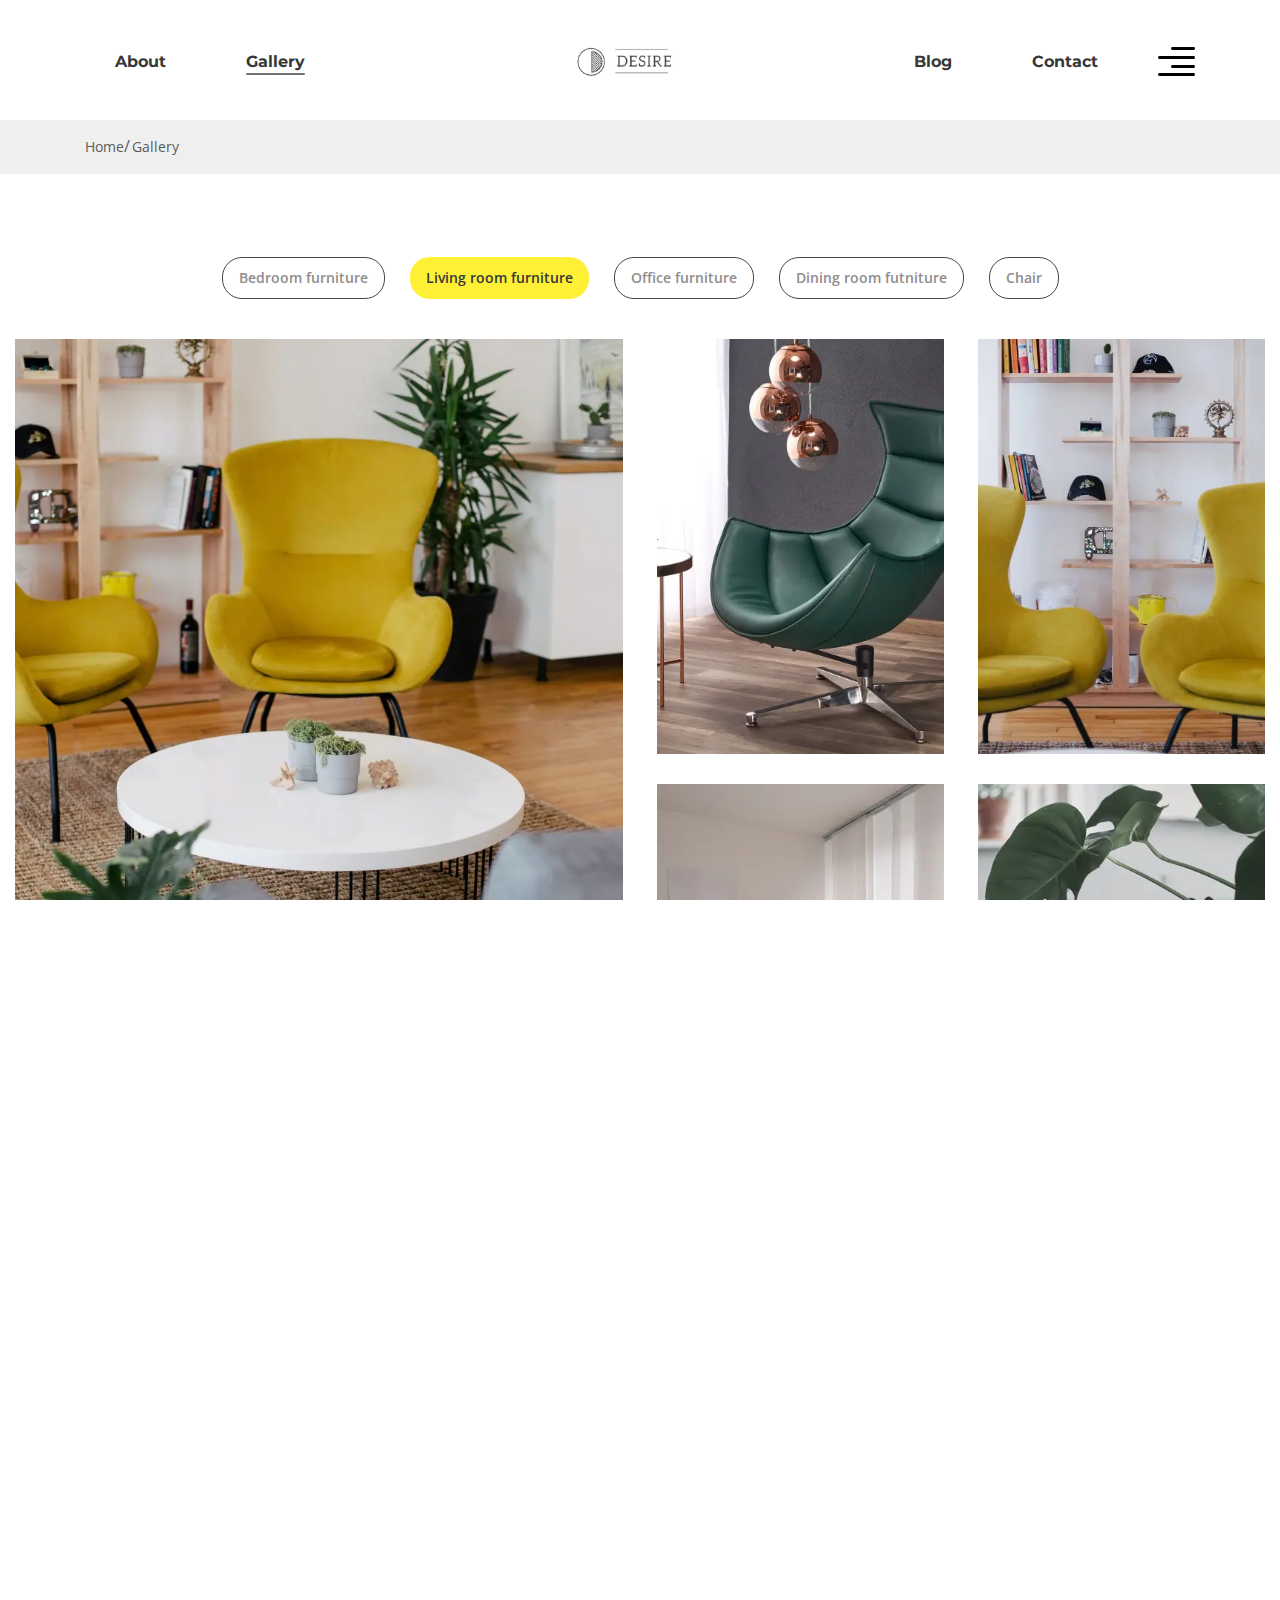
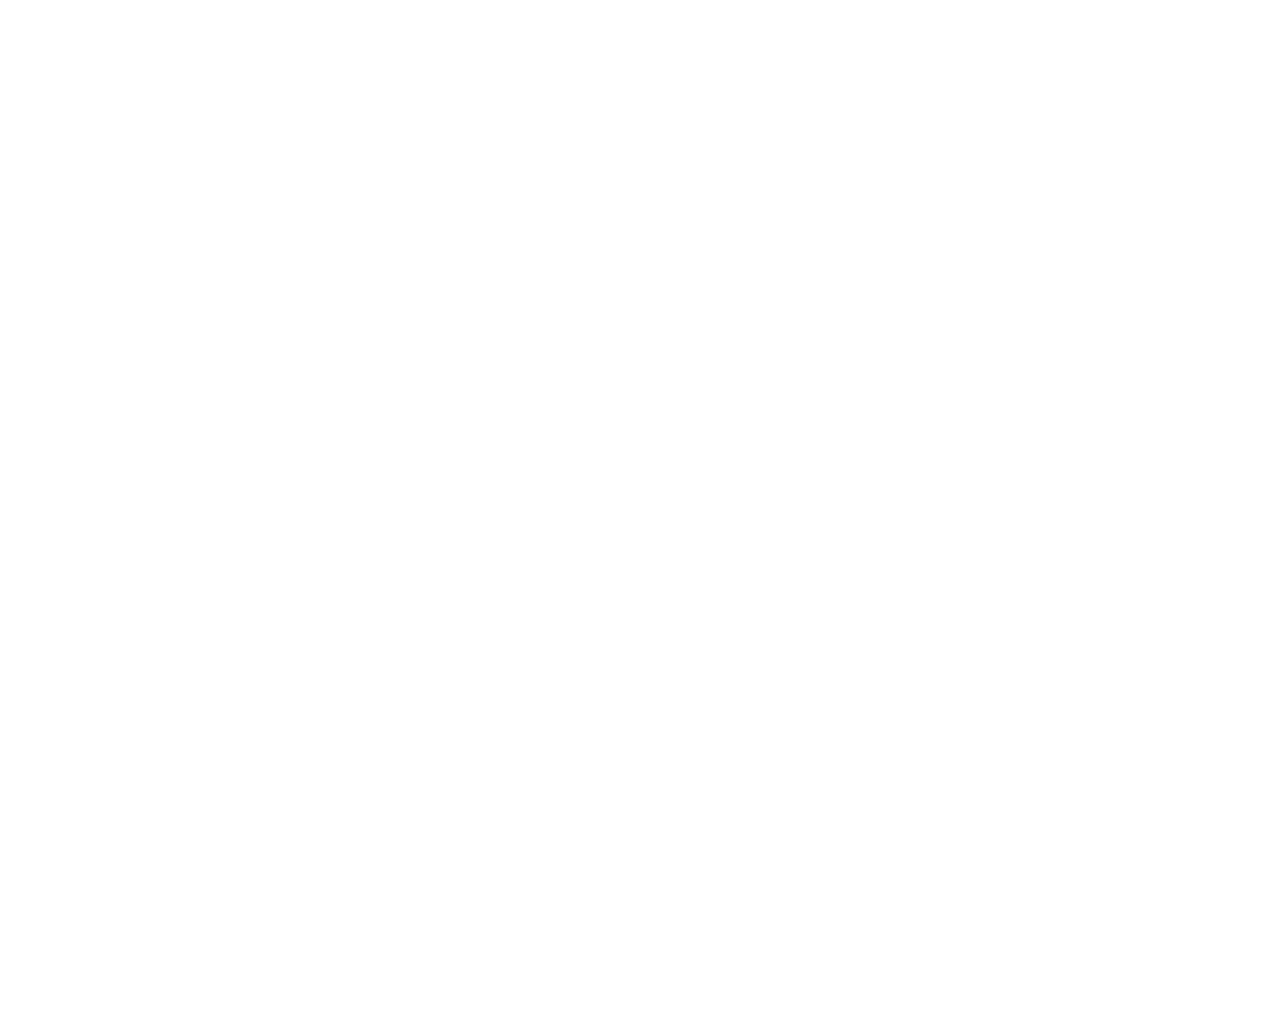
<file: gallery.html>
<!DOCTYPE html>
<html lang="en">
<head>
    <meta charset="UTF-8">
    <meta http-equiv="X-UA-Compatible" content="IE=edge">
    <meta name="viewport" content="width=device-width, initial-scale=1.0">
    <title>Desire</title>
    <link rel="preconnect" href="https://fonts.googleapis.com">
    <link rel="preconnect" href="https://fonts.gstatic.com" crossorigin>
    <link href="https://fonts.googleapis.com/css2?family=Montserrat:wght@700&family=Open+Sans:ital,wght@0,400;0,600;1,300&display=swap&_v=20221105125702" rel="stylesheet">
    <link rel="stylesheet" href="css/style.min.css?_v=20221105125702">
</head>
<body>
    <div class="wrapper">
        <header class="header">
            <div class="container">
                <div class="header-inner">
                    <nav class="header-inner__menu">
                        <ul class="header-inner__menu-list">
                            <li class="header-inner__menu-item">
                                <a class="header-inner__menu-link" href="about.html">About</a>
                            </li>
                            <li class="header-inner__menu-item">
                                <a class="header-inner__menu-link header-inner__menu-link--active" href="gallery.html">Gallery</a>
                            </li>
                        </ul>              
                    </nav>
                    <a class="logo" href="index.html">
                        <img src="img/logo.svg" alt="logo">
                    </a>
                    <nav class="header-inner__menu">
                        <ul class="header-inner__menu-list">
                            <li class="header-inner__menu-item">
                                <a class="header-inner__menu-link" href="blog.html">Blog</a>
                            </li>
                            <li class="header-inner__menu-item">
                                <a class="header-inner__menu-link" href="contact.html">Contact</a>
                            </li>
                        </ul>
                    </nav>
                    <button class="header-inner__btn-menu"> 
                        <span></span>
                        <span></span>
                        <span></span>
                    </button>
                    <button class="header-inner__btn"> 
                        <img src="img/icon_menu.svg" alt="menu button">
                    </button>
                    <div class="rightside-menu">
                        <button class="rightside-menu__close">
                            <img src="img/close.svg" alt="close button">
                        </button>
                        <a class="rightside-menu__logo" href="">
                            <img src="img/logo-big.svg" alt="">
                        </a>
                        <h4 class="rightside-menu__title">Furniture for life</h4>
                        <p class="rightside-menu__text">
                            Sustainable hot chicken skateboard, dreamcatcher meggings actually squid. Slow-carb everyday carry +1 art party microdosing, put a bird on it brooklyn
                        </p>
                        <a class="rightside-menu__img" href="#">
                            <picture><source srcset="img/content/rightside-menu-img.webp" type="image/webp"><img src="img/content/rightside-menu-img.jpg" alt="rightside-menu image"></picture>
                        </a>
                    </div>
                </div>
            </div>
        </header>
        <main class="main">
            <div class="breadcrumbs">
                <div class="container">
                    <ul class="breadcrumbs__list">
                        <li class="breadcrumbs__item">
                            <a class="breadcrumbs__link" href="index.html">Home</a>
                        </li>
                        <li class="breadcrumbs__item">
                            <a class="breadcrumbs__link" href="gallery.html">Gallery</a>
                        </li>
                    </ul>
                </div>
            </div>
            <div class="gallery gallery-big">
                <div class="container-fluid">
                    <div class="gallery__buttons">
                        <button class="gallery__btn" data-filter=".category-a">Bedroom furniture</button>
                        <button class="gallery__btn" data-filter=".category-b">Living room furniture</button>
                        <button class="gallery__btn" data-filter=".category-c">Office furniture</button>
                        <button class="gallery__btn" data-filter=".category-d">Dining room futniture</button>
                        <button class="gallery__btn" data-filter=".category-e">Chair</button>
                    </div>
                    <div class="gallery__inner">
                        <div class="gallery__items mix category-a">
                            <a class="gallery__item" href="#">
                                <picture><source srcset="img/gallery/1.webp" type="image/webp"><img src="img/gallery/1.jpg" alt="image"></picture>
                            </a>
                            <a class="gallery__item" href="#">
                                <picture><source srcset="img/gallery/2.webp" type="image/webp"><img src="img/gallery/2.jpg" alt="image"></picture>
                            </a>
                            <a class="gallery__item" href="#">
                                <picture><source srcset="img/gallery/3.webp" type="image/webp"><img src="img/gallery/3.jpg" alt="image"></picture>
                            </a>
                            <a class="gallery__item" href="#">
                                <picture><source srcset="img/gallery/4.webp" type="image/webp"><img src="img/gallery/4.jpg" alt="image"></picture>
                            </a>
                            <a class="gallery__item" href="#">
                                <picture><source srcset="img/gallery/5.webp" type="image/webp"><img src="img/gallery/5.jpg" alt="image"></picture>
                            </a>
                            <a class="gallery__item" href="#">
                                <picture><source srcset="img/gallery-big/1.webp" type="image/webp"><img src="img/gallery-big/1.jpg" alt="image"></picture>
                            </a>
                            <a class="gallery__item" href="#">
                                <picture><source srcset="img/gallery-big/2.webp" type="image/webp"><img src="img/gallery-big/2.jpg" alt="image"></picture>
                            </a>
                            <a class="gallery__item" href="#">
                                <picture><source srcset="img/gallery-big/3.webp" type="image/webp"><img src="img/gallery-big/3.jpg" alt="image"></picture>
                            </a>
                            <a class="gallery__item" href="#">
                                <picture><source srcset="img/gallery-big/4.webp" type="image/webp"><img src="img/gallery-big/4.jpg" alt="image"></picture>
                            </a>
                            <a class="gallery__item" href="#">
                                <picture><source srcset="img/gallery-big/5.webp" type="image/webp"><img src="img/gallery-big/5.jpg" alt="image"></picture>
                            </a>
                        </div>
                        <div class="gallery__items mix category-b">
                            <a class="gallery__item" href="##">
                                <picture><source srcset="img/gallery/1.webp" type="image/webp"><img src="img/gallery/1.jpg" alt="image"></picture>
                            </a>
                            <a class="gallery__item" href="##">
                                <picture><source srcset="img/gallery/2.webp" type="image/webp"><img src="img/gallery/2.jpg" alt="image"></picture>
                            </a>
                            <a class="gallery__item" href="##">
                                <picture><source srcset="img/gallery/3.webp" type="image/webp"><img src="img/gallery/3.jpg" alt="image"></picture>
                            </a>
                            <a class="gallery__item" href="##">
                                <picture><source srcset="img/gallery/4.webp" type="image/webp"><img src="img/gallery/4.jpg" alt="image"></picture>
                            </a>
                            <a class="gallery__item" href="##">
                                <picture><source srcset="img/gallery/5.webp" type="image/webp"><img src="img/gallery/5.jpg" alt="image"></picture>
                            </a>
                            <a class="gallery__item" href="#">
                                <picture><source srcset="img/gallery-big/1.webp" type="image/webp"><img src="img/gallery-big/1.jpg" alt="image"></picture>
                            </a>
                            <a class="gallery__item" href="#">
                                <picture><source srcset="img/gallery-big/2.webp" type="image/webp"><img src="img/gallery-big/2.jpg" alt="image"></picture>
                            </a>
                            <a class="gallery__item" href="#">
                                <picture><source srcset="img/gallery-big/3.webp" type="image/webp"><img src="img/gallery-big/3.jpg" alt="image"></picture>
                            </a>
                            <a class="gallery__item" href="#">
                                <picture><source srcset="img/gallery-big/4.webp" type="image/webp"><img src="img/gallery-big/4.jpg" alt="image"></picture>
                            </a>
                            <a class="gallery__item" href="#">
                                <picture><source srcset="img/gallery-big/5.webp" type="image/webp"><img src="img/gallery-big/5.jpg" alt="image"></picture>
                            </a>
                        </div>
                        <div class="gallery__items mix category-c">
                            <a class="gallery__item" href="##">
                                <picture><source srcset="img/gallery/1.webp" type="image/webp"><img src="img/gallery/1.jpg" alt="image"></picture>
                            </a>
                            <a class="gallery__item" href="##">
                                <picture><source srcset="img/gallery/2.webp" type="image/webp"><img src="img/gallery/2.jpg" alt="image"></picture>
                            </a>
                            <a class="gallery__item" href="##">
                                <picture><source srcset="img/gallery/3.webp" type="image/webp"><img src="img/gallery/3.jpg" alt="image"></picture>
                            </a>
                            <a class="gallery__item" href="##">
                                <picture><source srcset="img/gallery/4.webp" type="image/webp"><img src="img/gallery/4.jpg" alt="image"></picture>
                            </a>
                            <a class="gallery__item" href="##">
                                <picture><source srcset="img/gallery/5.webp" type="image/webp"><img src="img/gallery/5.jpg" alt="image"></picture>
                            </a>
                            <a class="gallery__item" href="#">
                                <picture><source srcset="img/gallery-big/1.webp" type="image/webp"><img src="img/gallery-big/1.jpg" alt="image"></picture>
                            </a>
                            <a class="gallery__item" href="#">
                                <picture><source srcset="img/gallery-big/2.webp" type="image/webp"><img src="img/gallery-big/2.jpg" alt="image"></picture>
                            </a>
                            <a class="gallery__item" href="#">
                                <picture><source srcset="img/gallery-big/3.webp" type="image/webp"><img src="img/gallery-big/3.jpg" alt="image"></picture>
                            </a>
                            <a class="gallery__item" href="#">
                                <picture><source srcset="img/gallery-big/4.webp" type="image/webp"><img src="img/gallery-big/4.jpg" alt="image"></picture>
                            </a>
                            <a class="gallery__item" href="#">
                                <picture><source srcset="img/gallery-big/5.webp" type="image/webp"><img src="img/gallery-big/5.jpg" alt="image"></picture>
                            </a>
                        </div>
                        <div class="gallery__items mix category-d">
                            <a class="gallery__item" href="##">
                                <picture><source srcset="img/gallery/1.webp" type="image/webp"><img src="img/gallery/1.jpg" alt="image"></picture>
                            </a>
                            <a class="gallery__item" href="##">
                                <picture><source srcset="img/gallery/2.webp" type="image/webp"><img src="img/gallery/2.jpg" alt="image"></picture>
                            </a>
                            <a class="gallery__item" href="##">
                                <picture><source srcset="img/gallery/3.webp" type="image/webp"><img src="img/gallery/3.jpg" alt="image"></picture>
                            </a>
                            <a class="gallery__item" href="##">
                                <picture><source srcset="img/gallery/4.webp" type="image/webp"><img src="img/gallery/4.jpg" alt="image"></picture>
                            </a>
                            <a class="gallery__item" href="##">
                                <picture><source srcset="img/gallery/5.webp" type="image/webp"><img src="img/gallery/5.jpg" alt="image"></picture>
                            </a>
                            <a class="gallery__item" href="#">
                                <picture><source srcset="img/gallery-big/1.webp" type="image/webp"><img src="img/gallery-big/1.jpg" alt="image"></picture>
                            </a>
                            <a class="gallery__item" href="#">
                                <picture><source srcset="img/gallery-big/2.webp" type="image/webp"><img src="img/gallery-big/2.jpg" alt="image"></picture>
                            </a>
                            <a class="gallery__item" href="#">
                                <picture><source srcset="img/gallery-big/3.webp" type="image/webp"><img src="img/gallery-big/3.jpg" alt="image"></picture>
                            </a>
                            <a class="gallery__item" href="#">
                                <picture><source srcset="img/gallery-big/4.webp" type="image/webp"><img src="img/gallery-big/4.jpg" alt="image"></picture>
                            </a>
                            <a class="gallery__item" href="#">
                                <picture><source srcset="img/gallery-big/5.webp" type="image/webp"><img src="img/gallery-big/5.jpg" alt="image"></picture>
                            </a>
                        </div>
                        <div class="gallery__items mix category-e">
                            <a class="gallery__item" href="#">
                                <picture><source srcset="img/gallery/1.webp" type="image/webp"><img src="img/gallery/1.jpg" alt="image"></picture>
                            </a>
                            <a class="gallery__item" href="#">
                                <picture><source srcset="img/gallery/2.webp" type="image/webp"><img src="img/gallery/2.jpg" alt="image"></picture>
                            </a>
                            <a class="gallery__item" href="#">
                                <picture><source srcset="img/gallery/3.webp" type="image/webp"><img src="img/gallery/3.jpg" alt="image"></picture>
                            </a>
                            <a class="gallery__item" href="#">
                                <picture><source srcset="img/gallery/4.webp" type="image/webp"><img src="img/gallery/4.jpg" alt="image"></picture>
                            </a>
                            <a class="gallery__item" href="#">
                                <picture><source srcset="img/gallery/5.webp" type="image/webp"><img src="img/gallery/5.jpg" alt="image"></picture>
                            </a>
                            <a class="gallery__item" href="#">
                                <picture><source srcset="img/gallery-big/1.webp" type="image/webp"><img src="img/gallery-big/1.jpg" alt="image"></picture>
                            </a>
                            <a class="gallery__item" href="#">
                                <picture><source srcset="img/gallery-big/2.webp" type="image/webp"><img src="img/gallery-big/2.jpg" alt="image"></picture>
                            </a>
                            <a class="gallery__item" href="#">
                                <picture><source srcset="img/gallery-big/3.webp" type="image/webp"><img src="img/gallery-big/3.jpg" alt="image"></picture>
                            </a>
                            <a class="gallery__item" href="#">
                                <picture><source srcset="img/gallery-big/4.webp" type="image/webp"><img src="img/gallery-big/4.jpg" alt="image"></picture>
                            </a>
                            <a class="gallery__item" href="#">
                                <picture><source srcset="img/gallery-big/5.webp" type="image/webp"><img src="img/gallery-big/5.jpg" alt="image"></picture>
                            </a>
                        </div>
                    </div>
                </div>
            </div>
        </main>
        <footer class="footer">
    <div class="container">
        <div class="footer__top">
            <div class="footer__contacts">
                <h6 class="footer__contacts-title">Contact Us</h6>
                <p class="footer__contacts-text">
                    Keffiyeh poutine etsy, paleo cray put a bird on it microdosing schlitz you probably occupy
                </p>
                <a class="contact-email" href="mailto:ouremailaddress@email.com">ouremailaddress@email.com</a>
                <form class="footer__form">
                    <input class="footer__form-email" type="email" placeholder="Subscribe by email">
                    <button class="footer__form-btn" type="submit">Send</button>
                </form>
            </div>
            <div class="footer__socials">
                <ul class="footer__socials-list">
                    <li class="footer__socials-item">
                        <a href="#" class="footer__socials-link footer__socials-link--facebook">Facebook</a>
                    </li>
                    <li class="footer__socials-item">
                        <a href="#" class="footer__socials-link footer__socials-link--instagram">Instagram</a>
                    </li>
                    <li class="footer__socials-item">
                        <a href="#" class="footer__socials-link footer__socials-link--pinterest">Pinterest</a>
                    </li>
                    <li class="footer__socials-item">
                        <a href="#" class="footer__socials-link footer__socials-link--wgatsup">WhatsApp</a>
                    </li>
                    <li class="footer__socials-item">
                        <a href="#" class="footer__socials-link footer__socials-link--youtube">Youtube</a>
                    </li>
                </ul>
            </div>
            <div class="footer__info">
                <ul class="footer__info-list">
                    <li class="footer__info-item">
                        <a href="#" class="footer__info-link">Delivery</a>
                    </li>
                    <li class="footer__info-item">
                        <a href="#" class="footer__info-link">FAQ</a>
                    </li>
                    <li class="footer__info-item">
                        <a href="#" class="footer__info-link">Help</a>
                    </li>
                    <li class="footer__info-item">
                        <a href="#" class="footer__info-link">More About Us</a>
                    </li>
                </ul>
            </div>
        </div>
    </div>
    <div class="footer__copyright">
        <div class="container">
             <p class="footer__copyright-text">
                674 Gonzales Drive.   Washington, PA 15301
            </p>
        </div>
    </div>
</footer>
        <script src="js/app.min.js?_v=20221105125702"></script>
    </div>
</body>
</html>
</file>
<file: css/style.min.css>
*{padding:0;margin:0;border:0;-webkit-tap-highlight-color:transparent}*,:after,:before{box-sizing:border-box}:active,:focus{outline:0}a:active,a:focus{outline:0}aside,footer,header,nav{display:block}body,html{height:100%;width:100%;font-size:100%;line-height:1;font-size:14px;-ms-text-size-adjust:100%;-moz-text-size-adjust:100%;-webkit-text-size-adjust:100%}button,input,textarea{font-family:inherit}input::-ms-clear{display:none}button{cursor:pointer}button::-moz-focus-inner{padding:0;border:0}a,a:visited{text-decoration:none}a:hover{text-decoration:none}ul li{list-style:none}img{vertical-align:top}h1,h2,h3,h4,h5,h6{font-size:inherit;font-weight:inherit}input::-webkit-search-cancel-button,input::-webkit-search-decoration,input::-webkit-search-results-button,input::-webkit-search-results-decoration{display:none}input[type=text]::-ms-clear{display:none;width:0;height:0}input[type=text]::-ms-reveal{display:none;width:0;height:0}.slick-slider{position:relative;display:block;box-sizing:border-box;-webkit-touch-callout:none;-webkit-user-select:none;-moz-user-select:none;user-select:none;touch-action:pan-y;-webkit-tap-highlight-color:transparent}.slick-list{position:relative;overflow:hidden;display:block;margin:0;padding:0}.slick-list:focus{outline:0}.slick-list.dragging{cursor:pointer;cursor:hand}.slick-slider .slick-list,.slick-slider .slick-track{transform:translate3d(0,0,0)}.slick-track{position:relative;left:0;top:0;display:block;margin-left:auto;margin-right:auto}.slick-track:after,.slick-track:before{content:"";display:table}.slick-track:after{clear:both}.slick-loading .slick-track{visibility:hidden}.slick-slide{float:left;height:100%;min-height:1px;display:none}[dir=rtl] .slick-slide{float:right}.slick-slide img{display:block}.slick-slide.slick-loading img{display:none}.slick-slide.dragging img{pointer-events:none}.slick-initialized .slick-slide{display:block}.slick-loading .slick-slide{visibility:hidden}.slick-vertical .slick-slide{display:block;height:auto;border:1px solid transparent}.slick-arrow.slick-hidden{display:none}.carousel{position:relative;box-sizing:border-box}.carousel *,.carousel :after,.carousel :before{box-sizing:inherit}.carousel.is-draggable{cursor:move;cursor:grab}.carousel.is-dragging{cursor:move;cursor:grabbing}.carousel__viewport{position:relative;overflow:hidden;max-width:100%;max-height:100%}.carousel__track{display:flex}.carousel__slide{flex:0 0 auto;width:var(--carousel-slide-width,60%);max-width:100%;padding:1rem;position:relative;overflow-x:hidden;overflow-y:auto;overscroll-behavior:contain}.has-dots{margin-bottom:calc(.5rem + 22px)}.carousel__dots{margin:0 auto;padding:0;position:absolute;top:calc(100% + .5rem);left:0;right:0;display:flex;justify-content:center;list-style:none;-webkit-user-select:none;-moz-user-select:none;user-select:none}.carousel__dots .carousel__dot{margin:0;padding:0;display:block;position:relative;width:22px;height:22px;cursor:pointer}.carousel__dots .carousel__dot:after{content:"";width:8px;height:8px;border-radius:50%;position:absolute;top:50%;left:50%;transform:translate(-50%,-50%);background-color:currentColor;opacity:.25;transition:opacity .15s ease-in-out}.carousel__dots .carousel__dot.is-selected:after{opacity:1}.carousel__button{width:var(--carousel-button-width,48px);height:var(--carousel-button-height,48px);padding:0;border:0;display:flex;justify-content:center;align-items:center;pointer-events:all;cursor:pointer;color:var(--carousel-button-color,currentColor);background:var(--carousel-button-bg,transparent);border-radius:var(--carousel-button-border-radius,50%);box-shadow:var(--carousel-button-shadow,none);transition:opacity .15s ease}.carousel__button.is-next,.carousel__button.is-prev{position:absolute;top:50%;transform:translateY(-50%)}.carousel__button.is-prev{left:10px}.carousel__button.is-next{right:10px}.carousel__button[disabled]{cursor:default;opacity:.3}.carousel__button svg{width:var(--carousel-button-svg-width,50%);height:var(--carousel-button-svg-height,50%);fill:none;stroke:currentColor;stroke-width:var(--carousel-button-svg-stroke-width,1.5);stroke-linejoin:bevel;stroke-linecap:round;filter:var(--carousel-button-svg-filter, none);pointer-events:none}html.with-fancybox{scroll-behavior:auto}body.compensate-for-scrollbar{overflow:hidden!important;touch-action:none}.fancybox__container{position:fixed;top:0;left:0;bottom:0;right:0;direction:ltr;margin:0;padding:env(safe-area-inset-top,0) env(safe-area-inset-right,0) env(safe-area-inset-bottom,0) env(safe-area-inset-left,0);box-sizing:border-box;display:flex;flex-direction:column;color:var(--fancybox-color,#fff);-webkit-tap-highlight-color:transparent;overflow:hidden;z-index:1050;outline:0;transform-origin:top left;--carousel-button-width:48px;--carousel-button-height:48px;--carousel-button-svg-width:24px;--carousel-button-svg-height:24px;--carousel-button-svg-stroke-width:2.5;--carousel-button-svg-filter:drop-shadow(1px 1px 1px rgba(0, 0, 0, 0.4))}.fancybox__container *,.fancybox__container ::after,.fancybox__container ::before{box-sizing:inherit}.fancybox__container :focus{outline:0}body:not(.is-using-mouse) .fancybox__container :focus{box-shadow:0 0 0 1px #fff,0 0 0 2px var(--fancybox-accent-color,rgba(1,210,232,.94))}.fancybox__backdrop{position:absolute;top:0;right:0;bottom:0;left:0;z-index:-1;background:var(--fancybox-bg,rgba(24,24,27,.92))}.fancybox__carousel{position:relative;flex:1 1 auto;min-height:0;height:100%;z-index:10}.fancybox__carousel.has-dots{margin-bottom:calc(.5rem + 22px)}.fancybox__viewport{position:relative;width:100%;height:100%;overflow:visible;cursor:default}.fancybox__track{display:flex;height:100%}.fancybox__slide{flex:0 0 auto;width:100%;max-width:100%;margin:0;padding:48px 8px 8px 8px;position:relative;overscroll-behavior:contain;display:flex;flex-direction:column;outline:0;overflow:auto;--carousel-button-width:36px;--carousel-button-height:36px;--carousel-button-svg-width:22px;--carousel-button-svg-height:22px}.fancybox__slide::after,.fancybox__slide::before{content:"";flex:0 0 0;margin:auto}.fancybox__content{margin:0 env(safe-area-inset-right,0) 0 env(safe-area-inset-left,0);padding:36px;color:var(--fancybox-content-color,#374151);background:var(--fancybox-content-bg,#fff);position:relative;align-self:center;display:flex;flex-direction:column;z-index:20}.fancybox__content :focus:not(.carousel__button.is-close){outline:thin dotted;box-shadow:none}.fancybox__caption{align-self:center;max-width:100%;margin:0;padding:1rem 0 0 0;line-height:1.375;color:var(--fancybox-color,currentColor);visibility:visible;cursor:auto;flex-shrink:0;overflow-wrap:anywhere}.is-loading .fancybox__caption{visibility:hidden}.fancybox__container>.carousel__dots{top:100%;color:var(--fancybox-color,#fff)}.fancybox__nav .carousel__button{z-index:40}.fancybox__nav .carousel__button.is-next{right:8px}.fancybox__nav .carousel__button.is-prev{left:8px}.carousel__button.is-close{position:absolute;top:8px;right:8px;top:calc(env(safe-area-inset-top,0px) + 8px);right:calc(env(safe-area-inset-right,0px) + 8px);z-index:40}.fancybox__content>.carousel__button.is-close{position:absolute;top:-40px;right:0;color:var(--fancybox-color,#fff)}.fancybox__no-click,.fancybox__no-click button{pointer-events:none}.fancybox__spinner{position:absolute;top:50%;left:50%;transform:translate(-50%,-50%);width:50px;height:50px;color:var(--fancybox-color,currentColor)}.fancybox__slide .fancybox__spinner{cursor:pointer;z-index:1053}.fancybox__spinner svg{animation:fancybox-rotate 2s linear infinite;transform-origin:center center;position:absolute;top:0;right:0;bottom:0;left:0;margin:auto;width:100%;height:100%}.fancybox__spinner svg circle{fill:none;stroke-width:2.75;stroke-miterlimit:10;stroke-dasharray:1,200;stroke-dashoffset:0;animation:fancybox-dash 1.5s ease-in-out infinite;stroke-linecap:round;stroke:currentColor}@keyframes fancybox-rotate{100%{transform:rotate(360deg)}}@keyframes fancybox-dash{0%{stroke-dasharray:1,200;stroke-dashoffset:0}50%{stroke-dasharray:89,200;stroke-dashoffset:-35px}100%{stroke-dasharray:89,200;stroke-dashoffset:-124px}}.carousel__button.is-close,.carousel__dots,.fancybox__backdrop,.fancybox__caption,.fancybox__nav{opacity:var(--fancybox-opacity,1)}.fancybox__container.is-animated[aria-hidden=false] .carousel__button.is-close,.fancybox__container.is-animated[aria-hidden=false] .carousel__dots,.fancybox__container.is-animated[aria-hidden=false] .fancybox__backdrop,.fancybox__container.is-animated[aria-hidden=false] .fancybox__caption,.fancybox__container.is-animated[aria-hidden=false] .fancybox__nav{animation:.15s ease backwards fancybox-fadeIn}.fancybox__container.is-animated.is-closing .carousel__button.is-close,.fancybox__container.is-animated.is-closing .carousel__dots,.fancybox__container.is-animated.is-closing .fancybox__backdrop,.fancybox__container.is-animated.is-closing .fancybox__caption,.fancybox__container.is-animated.is-closing .fancybox__nav{animation:.15s ease both fancybox-fadeOut}.fancybox-fadeIn{animation:.15s ease both fancybox-fadeIn}.fancybox-fadeOut{animation:.1s ease both fancybox-fadeOut}.fancybox-zoomInUp{animation:.2s ease both fancybox-zoomInUp}.fancybox-zoomOutDown{animation:.15s ease both fancybox-zoomOutDown}.fancybox-throwOutUp{animation:.15s ease both fancybox-throwOutUp}.fancybox-throwOutDown{animation:.15s ease both fancybox-throwOutDown}@keyframes fancybox-fadeIn{from{opacity:0}to{opacity:1}}@keyframes fancybox-fadeOut{to{opacity:0}}@keyframes fancybox-zoomInUp{from{transform:scale(.97) translate3d(0,16px,0);opacity:0}to{transform:scale(1) translate3d(0,0,0);opacity:1}}@keyframes fancybox-zoomOutDown{to{transform:scale(.97) translate3d(0,16px,0);opacity:0}}@keyframes fancybox-throwOutUp{to{transform:translate3d(0,-30%,0);opacity:0}}@keyframes fancybox-throwOutDown{to{transform:translate3d(0,30%,0);opacity:0}}.fancybox__carousel .carousel__slide{scrollbar-width:thin;scrollbar-color:#ccc rgba(255,255,255,.1)}.fancybox__carousel .carousel__slide::-webkit-scrollbar{width:8px;height:8px}.fancybox__carousel .carousel__slide::-webkit-scrollbar-track{background-color:rgba(255,255,255,.1)}.fancybox__carousel .carousel__slide::-webkit-scrollbar-thumb{background-color:#ccc;border-radius:2px;box-shadow:inset 0 0 4px rgba(0,0,0,.2)}.fancybox__carousel.is-draggable .fancybox__slide,.fancybox__carousel.is-draggable .fancybox__slide .fancybox__content{cursor:move;cursor:grab}.fancybox__carousel.is-dragging .fancybox__slide,.fancybox__carousel.is-dragging .fancybox__slide .fancybox__content{cursor:move;cursor:grabbing}.fancybox__carousel .fancybox__slide .fancybox__content{cursor:auto}.fancybox__carousel .fancybox__slide.can-zoom_in .fancybox__content{cursor:zoom-in}.fancybox__carousel .fancybox__slide.can-zoom_out .fancybox__content{cursor:zoom-out}.fancybox__carousel .fancybox__slide.is-draggable .fancybox__content{cursor:move;cursor:grab}.fancybox__carousel .fancybox__slide.is-dragging .fancybox__content{cursor:move;cursor:grabbing}.fancybox__image{transform-origin:0 0;-webkit-user-select:none;-moz-user-select:none;user-select:none;transition:none}.has-image .fancybox__content{padding:0;background:rgba(0,0,0,0);min-height:1px}.is-closing .has-image .fancybox__content{overflow:visible}.has-image[data-image-fit=contain]{overflow:visible;touch-action:none}.has-image[data-image-fit=contain] .fancybox__content{flex-direction:row;flex-wrap:wrap}.has-image[data-image-fit=contain] .fancybox__image{max-width:100%;max-height:100%;-o-object-fit:contain;object-fit:contain}.has-image[data-image-fit=contain-w]{overflow-x:hidden;overflow-y:auto}.has-image[data-image-fit=contain-w] .fancybox__content{min-height:auto}.has-image[data-image-fit=contain-w] .fancybox__image{max-width:100%;height:auto}.has-image[data-image-fit=cover]{overflow:visible;touch-action:none}.has-image[data-image-fit=cover] .fancybox__content{width:100%;height:100%}.has-image[data-image-fit=cover] .fancybox__image{width:100%;height:100%;-o-object-fit:cover;object-fit:cover}.fancybox__carousel .fancybox__slide.has-html5video .fancybox__content,.fancybox__carousel .fancybox__slide.has-iframe .fancybox__content,.fancybox__carousel .fancybox__slide.has-map .fancybox__content,.fancybox__carousel .fancybox__slide.has-pdf .fancybox__content,.fancybox__carousel .fancybox__slide.has-video .fancybox__content{max-width:100%;flex-shrink:1;min-height:1px;overflow:visible}.fancybox__carousel .fancybox__slide.has-iframe .fancybox__content,.fancybox__carousel .fancybox__slide.has-map .fancybox__content,.fancybox__carousel .fancybox__slide.has-pdf .fancybox__content{width:100%;height:80%}.fancybox__carousel .fancybox__slide.has-html5video .fancybox__content,.fancybox__carousel .fancybox__slide.has-video .fancybox__content{width:960px;height:540px;max-width:100%;max-height:100%}.fancybox__carousel .fancybox__slide.has-html5video .fancybox__content,.fancybox__carousel .fancybox__slide.has-map .fancybox__content,.fancybox__carousel .fancybox__slide.has-pdf .fancybox__content,.fancybox__carousel .fancybox__slide.has-video .fancybox__content{padding:0;background:rgba(24,24,27,.9);color:#fff}.fancybox__carousel .fancybox__slide.has-map .fancybox__content{background:#e5e3df}.fancybox__html5video,.fancybox__iframe{border:0;display:block;height:100%;width:100%;background:rgba(0,0,0,0)}.fancybox-placeholder{position:absolute;width:1px;height:1px;padding:0;margin:-1px;overflow:hidden;clip:rect(0,0,0,0);white-space:nowrap;border-width:0}.fancybox__thumbs{flex:0 0 auto;position:relative;padding:0 3px;opacity:var(--fancybox-opacity,1)}.fancybox__container.is-animated[aria-hidden=false] .fancybox__thumbs{animation:.15s ease-in backwards fancybox-fadeIn}.fancybox__container.is-animated.is-closing .fancybox__thumbs{opacity:0}.fancybox__thumbs .carousel__slide{flex:0 0 auto;width:var(--fancybox-thumbs-width,96px);margin:0;padding:8px 3px;box-sizing:content-box;display:flex;align-items:center;justify-content:center;overflow:visible;cursor:pointer}.fancybox__thumbs .carousel__slide .fancybox__thumb::after{content:"";position:absolute;top:0;left:0;right:0;bottom:0;border-width:5px;border-style:solid;border-color:var(--fancybox-accent-color,rgba(34,213,233,.96));opacity:0;transition:opacity .15s ease;border-radius:var(--fancybox-thumbs-border-radius,4px)}.fancybox__thumbs .carousel__slide.is-nav-selected .fancybox__thumb::after{opacity:.92}.fancybox__thumbs .carousel__slide>*{pointer-events:none;-webkit-user-select:none;-moz-user-select:none;user-select:none}.fancybox__thumb{position:relative;width:100%;padding-top:calc(100% / (var(--fancybox-thumbs-ratio,1.5)));background-size:cover;background-position:center center;background-color:rgba(255,255,255,.1);background-repeat:no-repeat;border-radius:var(--fancybox-thumbs-border-radius,4px)}.fancybox__toolbar{position:absolute;top:0;right:0;left:0;z-index:20;background:linear-gradient(to top,hsla(0deg,0%,0%,0) 0,hsla(0deg,0%,0%,.006) 8.1%,hsla(0deg,0%,0%,.021) 15.5%,hsla(0deg,0%,0%,.046) 22.5%,hsla(0deg,0%,0%,.077) 29%,hsla(0deg,0%,0%,.114) 35.3%,hsla(0deg,0%,0%,.155) 41.2%,hsla(0deg,0%,0%,.198) 47.1%,hsla(0deg,0%,0%,.242) 52.9%,hsla(0deg,0%,0%,.285) 58.8%,hsla(0deg,0%,0%,.326) 64.7%,hsla(0deg,0%,0%,.363) 71%,hsla(0deg,0%,0%,.394) 77.5%,hsla(0deg,0%,0%,.419) 84.5%,hsla(0deg,0%,0%,.434) 91.9%,hsla(0deg,0%,0%,.44) 100%);padding:0;touch-action:none;display:flex;justify-content:space-between;--carousel-button-svg-width:20px;--carousel-button-svg-height:20px;opacity:var(--fancybox-opacity,1);text-shadow:var(--fancybox-toolbar-text-shadow,1px 1px 1px rgba(0,0,0,.4))}.fancybox__container.is-animated[aria-hidden=false] .fancybox__toolbar{animation:.15s ease-in backwards fancybox-fadeIn}.fancybox__container.is-animated.is-closing .fancybox__toolbar{opacity:0}.fancybox__toolbar__items{display:flex}.fancybox__toolbar__items--left{margin-right:auto}.fancybox__toolbar__items--center{position:absolute;left:50%;transform:translateX(-50%)}.fancybox__toolbar__items--right{margin-left:auto}.fancybox__counter{min-width:72px;padding:0 10px;line-height:var(--carousel-button-height,48px);text-align:center;font-size:17px;font-variant-numeric:tabular-nums;-webkit-font-smoothing:subpixel-antialiased}.fancybox__progress{background:var(--fancybox-accent-color,rgba(34,213,233,.96));height:3px;left:0;position:absolute;right:0;top:0;transform:scaleX(0);transform-origin:0;transition-property:transform;transition-timing-function:linear;z-index:30;-webkit-user-select:none;-moz-user-select:none;user-select:none}.fancybox__container:-webkit-full-screen::backdrop{opacity:0}.fancybox__container:fullscreen::backdrop{opacity:0}.fancybox__button--fullscreen g:nth-child(2){display:none}.fancybox__container:-webkit-full-screen .fancybox__button--fullscreen g:nth-child(1){display:none}.fancybox__container:fullscreen .fancybox__button--fullscreen g:nth-child(1){display:none}.fancybox__container:-webkit-full-screen .fancybox__button--fullscreen g:nth-child(2){display:block}.fancybox__container:fullscreen .fancybox__button--fullscreen g:nth-child(2){display:block}.fancybox__button--slideshow g:nth-child(2){display:none}.fancybox__container.has-slideshow .fancybox__button--slideshow g:nth-child(1){display:none}.fancybox__container.has-slideshow .fancybox__button--slideshow g:nth-child(2){display:block}.about__content-title,.about__title,.aesthetic__title,.aside__category-title,.blog-box__item-title,.blog-box__title,.blog-single__comments-name,.blog-single__comments-title,.blog-single__form-title,.blog__blockquote-author,.blog__item-title,.contact-slider__text,.contact__title,.footer__contacts-title,.header-inner__menu-link,.how-it-works__item-title,.how-it-works__title,.inspiration__item-content,.inspiration__title,.new-collection__box-title,.new-collection__title,.recent-posts__title,.rightside-menu__title,.tags-title,.top__slider-info-title{font-family:Montserrat,sans-serif;font-weight:700}body,html{height:100%;font-family:"Open Sans",sans-serif;font-weight:400;font-size:16px;line-height:1.6875;color:#5a5a5a;overflow-x:hidden}.wrapper{position:relative;min-height:100%;display:flex;flex-direction:column}.main{flex:1 1 auto}.container{max-width:1140px;padding:0 15px;margin:0 auto}.container-fluid{max-width:1920px;padding:0 15px;margin:0 auto}.contact-email{display:inline-block;padding-left:30px;font-family:"Open Sans";font-weight:600;font-size:14px;line-height:2;color:#363838;margin-bottom:22px;position:relative}.contact-email::after{content:"";position:absolute;top:9px;left:0;width:16px;height:16px;background:url(../img/mail.svg);background-repeat:no-repeat}.tags{margin-bottom:40px}.tags-title{color:#363838;line-height:1.4375;margin-bottom:14px}.tags-list{display:flex;flex-wrap:wrap;gap:10px}.tags-item{border:1px solid rgba(69,70,71,.5);border-radius:14px}.tags-link{padding:0 16px;font-weight:600;font-size:14px;line-height:2;color:#8f8d8d}.header-inner{display:flex;justify-content:space-between;align-items:center;padding:46px 0 43px}.header-inner__menu-list{display:flex;margin-left:30px;margin-right:60px}.header-inner__menu-item+.header-inner__menu-item{margin-left:80px}.header-inner__menu-link{color:#363838;line-height:1.37}.header-inner__menu-link--active{position:relative;padding-bottom:4px}.header-inner__menu-link--active::after{content:"";position:absolute;bottom:0;left:0;width:100%;height:2px;border-radius:1px;background-color:rgba(54,56,56,.7)}.header-inner__btn{background:0 0}.header-inner__btn-menu{display:none}.logo{margin:0 auto}.rightside-menu{position:absolute;z-index:999;top:0;right:-500%;bottom:0;padding:41px 0 0 0;max-width:694px;width:100%;text-align:center;background-color:#fff;box-shadow:-5px 5px 10px #5a5757;transition:.5s;overflow-y:auto}.rightside-menu__close{display:block;margin-left:47px;margin-bottom:57px;background:0 0}.rightside-menu__logo{display:inline-block;margin-bottom:40px}.rightside-menu__title{font-size:36px;line-height:1.41;position:relative;margin-bottom:17px;padding-bottom:10px}.rightside-menu__title::after{content:"";position:absolute;bottom:0;right:0;left:0;width:252px;height:1px;margin:0 auto;background:#6d7278}.rightside-menu__text{max-width:483px;margin:0 auto 75px}.rightside-menu__img{max-width:483px}.rightside-menu.active{right:0}.breadcrumbs{position:relative;z-index:100;background-color:rgba(223,223,223,.5);padding:13px 0}.breadcrumbs__list{display:flex;overflow-x:auto}.breadcrumbs__item{position:relative;padding-right:8px}.breadcrumbs__item:not(:last-child):after{content:"/";position:absolute}.breadcrumbs__link{font-size:14px;line-height:2;color:#5a5a5a}.footer{background:#dfdfdf}.footer__top{padding:60px 0 80px;display:flex;justify-content:space-between;-moz-column-gap:30px;column-gap:30px}.footer__contacts{max-width:540px;width:100%}.footer__contacts-title{color:#363838;line-height:23px;margin-bottom:14px}.footer__contacts-text{max-width:475px;margin-bottom:16px}.footer__form{display:flex}.footer__form-email{padding:0 10px 0 18px;width:100%;min-height:40px;border:1px solid rgba(54,56,56,.7);border-radius:21px;background:0 0}.footer__form-email::-moz-placeholder{font-family:"Open Sans";font-weight:400;font-size:16px;line-height:1.75;color:#a1a1a1}.footer__form-email::placeholder{font-family:"Open Sans";font-weight:400;font-size:16px;line-height:1.75;color:#a1a1a1}.footer__form-btn{background-color:#363838;color:#fff;font-weight:600;font-size:16px;line-height:1.75;padding:6px 12px;margin-left:9px;border-radius:21px;min-width:160px}.footer__socials-item+.footer__socials-item{margin-top:15px}.footer__socials-link{color:#707070;font-weight:600;font-size:14px;line-height:2;padding-left:28px;position:relative}.footer__socials-link::after{content:"";position:absolute;left:0;top:2px;width:16px;height:18px}.footer__socials-link--facebook::after{background:url(../img/facebook.svg) no-repeat}.footer__socials-link--instagram::after{background:url(../img/instagram.svg) no-repeat}.footer__socials-link--pinterest::after{background:url(../img/Pinterest.svg) no-repeat;top:0}.footer__socials-link--wgatsup::after{background:url(../img/whatsapp.svg) no-repeat}.footer__socials-link--youtube::after{background:url(../img/youtube.svg) no-repeat}.footer__info{padding-right:30px;margin-right:60px}.footer__info-item+.footer__info-item{margin-top:15px}.footer__info-link{font-weight:600;font-size:14px;line-height:2;color:#707070}.footer__copyright{background-color:#363838;min-height:110px}.footer__copyright-text{padding:42px 0 41px;line-height:2;color:#a1a1a1;text-align:center}.nowebp .top__slider{background:url(../img/top-bg.jpg) no-repeat top}.top__slider{padding-bottom:87px}.top__slider-item{display:flex!important;align-items:center;justify-content:center;margin-left:-130px}.top__slider-img{margin-right:15px}.top__slider-img img{height:815px;-o-object-fit:cover;object-fit:cover}.top__slider-info-title{max-width:635px;padding-bottom:26px;margin-bottom:26px;color:#363838;font-weight:700;font-size:110px;line-height:1.21;position:relative}.top__slider-info-title::after{content:"";position:absolute;bottom:0;left:0;width:185px;height:1px;background:#6d7278}.top__slider-info-text{max-width:586px}.slick-dots{display:flex;justify-content:center}.slick-dots li+li{margin-left:30px}.slick-dots button{font-size:0;width:8px;height:8px;border-radius:50%;background:#363838}.slick-dots .slick-active button{background:#ffef35}.new-collection{padding:46px 0 72px}.new-collection__title{padding-bottom:25px;margin-bottom:24px;text-align:center;color:#363838;font-size:36px;line-height:1.41;position:relative}.new-collection__title::after{content:"";position:absolute;bottom:0;left:0;right:0;width:252px;margin:0 auto;height:1px;background:#979797}.new-collection__text{max-width:730px;margin:0 auto 27px;text-align:center}.new-collection__gallery{display:flex;justify-content:center;-moz-column-gap:30px;column-gap:30px;row-gap:30px;flex-wrap:wrap}.new-collection__img{width:350px;height:350px;position:relative}.new-collection__img img{width:100%;height:100%;-o-object-fit:cover;object-fit:cover}.new-collection__box{position:absolute;display:flex;justify-content:center;align-items:center;text-align:center;top:0;left:0;right:0;bottom:0;background:rgba(255,255,255,.6);opacity:0;transition:.5s}.new-collection__box:hover{opacity:1}.new-collection__box-title{color:#363838;font-size:20px;line-height:1.2;padding-bottom:20px;margin-bottom:20px;position:relative}.new-collection__box-title::after{content:"";position:absolute;bottom:0;left:0;right:0;width:80%;margin:0 auto;height:1px;background:#979797}.new-collection__box-text{font-size:14px;font-weight:600;color:#707070}.nowebp .aesthetic{background:url(../img/aesthetic.jpg) no-repeat center}.aesthetic{position:relative;margin-top:32px;padding:172px 0 156px}.aesthetic::before{content:"";position:absolute;top:0;bottom:0;left:0;right:0;background-color:rgba(255,255,255,.8)}.aesthetic__title{max-width:730px;padding-bottom:22px;margin-bottom:21px;color:#363838;font-size:60px;line-height:1.33;position:relative}.aesthetic__title::after{content:"";position:absolute;bottom:0;left:0;width:200px;height:1px;background:#6d7278}.aesthetic__text{max-width:540px;position:relative}.how-it-works{padding:80px 0 25px}.how-it-works__title{color:#363838;font-size:36px;line-height:1.41;text-align:center;margin-bottom:40px}.how-it-works__items-box{display:flex;align-items:flex-end;border-bottom:2px solid rgba(54,56,56,.7);position:relative}.how-it-works__items-box::before{position:absolute;content:"";bottom:-5px;left:0;width:10px;height:10px;border-radius:50%;background-color:#363838}.how-it-works__item{width:250px;display:flex;flex-wrap:wrap;align-items:center;position:relative}.how-it-works__item:first-child{margin-right:335px;padding-bottom:38px}.how-it-works__item--measurements{margin-left:306px;padding-top:38px}.how-it-works__item--measurements:after{content:"";position:absolute;top:0;left:0;height:20px;width:2px;background-color:rgba(54,56,56,.7)}.how-it-works__item--production{display:flex;padding-bottom:38px}.how-it-works__item--production::after{content:"";position:absolute;width:2px;height:20px;bottom:0;left:0;background-color:rgba(54,56,56,.7)}.how-it-works__item-title{color:#363838;line-height:1.43}.how-it-works__item-img{margin-right:13px}.how-it-works__item-text{margin-top:13px}.gallery{padding:83px 0 90px}.gallery__buttons{display:flex;flex-wrap:wrap;row-gap:10px;justify-content:center;-moz-column-gap:25px;column-gap:25px;margin-bottom:40px}.gallery__btn{padding:6px 16px;border-radius:20px;border:1px solid #454647;font-weight:600;font-size:14px;line-height:2;color:#8f8d8d;background:0 0}.gallery .mixitup-control-active{background:#ffef35;color:#363838;border:#ffef35}.gallery__items{display:grid;grid-template-columns:repeat(4,1fr);grid-template-rows:repeat(2,1fr);gap:30px 34px}.gallery__item:first-child{grid-row:1/3;grid-column:1/3}.gallery__item img{-o-object-fit:cover;object-fit:cover;width:100%;height:100%;max-height:1150px}.gallery__item:nth-child(8){grid-row:3/5;grid-column:3/5}.blog-box{padding-bottom:100px}.blog-box__title{max-width:430px;margin:0 auto 30px;color:#363838;text-align:center;font-size:36px;line-height:1.41}.blog-box__items{display:flex;justify-content:space-between;gap:20px}.blog-box__item{max-width:539px;width:100%}.blog-box__img{display:inline-block;margin-bottom:20px;width:100%}.blog-box__img img{width:100%;height:100%;-o-object-fit:cover;object-fit:cover}.blog-box__links{color:#707070;margin-bottom:7px}.blog-box__author{color:inherit}.blog-box__category{color:inherit}.blog-box__item-title{color:#363838;font-size:24px;line-height:1.58}.nowebp .about__top{background-image:url(../img/about-bg.jpg)}.about__top{min-height:400px;margin-top:-54px;display:flex;justify-content:center;align-items:center;background-size:cover;background-repeat:no-repeat;background-position:top center}.about__title{color:#363838;font-size:60px;line-height:1.33}.about__content{padding:98px 0 90px}.about__content-title{position:relative;max-width:822px;padding-bottom:20px;margin-bottom:25px;color:#363838;font-size:36px;line-height:1.66}.about__content-title::after{position:absolute;content:"";bottom:0;left:0;width:200px;height:2px;background:#6d7278}.about__content-text{margin-left:285px}.about__content-text p+p{margin-top:40px}.nowebp .about__video{background-image:url(../img/about-prev.jpg)}.about__video{height:414px;background-repeat:no-repeat;background-size:cover;display:flex;justify-content:center;align-items:center}.nowebp .about__video-btn{background-image:url(../img/play_button.png)}.about__video-btn{width:80px;height:80px;background:0 0}.inspiration{position:relative;padding-top:98px}.nowebp .inspiration::after{background-image:url(../img/inspiration-bg.jpg)}.inspiration::after{content:"";position:absolute;top:0;left:0;bottom:0;right:0;background-repeat:no-repeat;background-position:bottom;z-index:-1}.inspiration__inner{display:flex;justify-content:center;align-items:center;margin-left:-200px;padding-bottom:45px}.inspiration__img{width:433px;-o-object-fit:cover;object-fit:cover}.inspiration__content{margin-left:78px;max-width:824px;margin-top:-45px}.inspiration__title{position:relative;padding-bottom:16px;margin-bottom:24px;color:#363838;font-size:36px;line-height:1.66}.inspiration__title::after{content:"";position:absolute;bottom:0;left:0;width:200px;height:2px;background-color:#6d7278}.inspiration__text{max-width:825px;margin-bottom:30px}.inspiration__item+.inspiration__item{margin-top:33px}.inspiration__item-content{display:flex;justify-content:space-between;padding-bottom:14px;color:#363838;line-height:1.43;border-bottom:1px solid #fff;border-radius:4px}.inspiration__line{height:2px;background-color:#363838;border-radius:4px;margin-top:-2px}.inspiration__item-text{margin-right:15px}.partners{padding:16px 0 14px}.partners__list{display:flex;justify-content:center;flex-wrap:wrap}.partners__item+.partners__item{margin-left:68px}.partners__img{width:303px;height:302px;-o-object-fit:cover;object-fit:cover}.map{margin-top:-54px}.map iframe{height:578px}.contact{padding:55px 0 101px}.contact__title{position:relative;padding-bottom:15px;margin-bottom:40px;color:#363838;font-size:36px;line-height:1.6666666667}.contact__title::after{content:"";position:absolute;bottom:0;left:0;width:200px;height:2px;background-color:#6d7278}.contact__container{margin-left:280px;max-width:825px}.contact__socials{display:flex;-moz-column-gap:36px;column-gap:36px;margin-bottom:20px}.contact__text{margin-bottom:10px;color:#a1a1a1}.contact__phone{color:#5a5a5a}.contact__street{color:#5a5a5a}.contact__city{color:#5a5a5a;margin-bottom:16px}.contact__form{display:flex;flex-wrap:wrap;justify-content:space-between}.contact__input{width:49.3%;padding:6px 17px;border:1px solid #dfdfdf;border-radius:20px}.contact__input::-moz-placeholder{font-family:"Open Sans";font-weight:400;font-size:16px;color:#a1a1a1}.contact__input::placeholder{font-family:"Open Sans";font-weight:400;font-size:16px;color:#a1a1a1}.contact__message{width:100%;min-height:125px;margin:13px 0 20px;padding:14px 17px;border:1px solid #dfdfdf;border-radius:24px;resize:none}.contact__message::-moz-placeholder{font-family:"Open Sans";font-weight:400;font-size:16px;color:#a1a1a1}.contact__message::placeholder{font-family:"Open Sans";font-weight:400;font-size:16px;color:#a1a1a1}.contact__btn{width:157px;padding:6px 12px;font-weight:600;line-height:1.75;background:#363838;border-radius:21px;color:ivory}.contact-slider{padding-bottom:102px}.contact-slider__link{position:relative}.contact-slider__img{width:170px;height:170px;-o-object-fit:cover;object-fit:cover}.contact-slider__text{position:absolute;top:0;bottom:0;left:0;right:0;background-color:rgba(255,255,255,.6);display:flex;justify-content:center;align-items:center;padding:0 20px;text-align:center;opacity:0;transition:.3s;color:rgba(54,56,56,.9033);line-height:1.375}.contact-slider__text:hover{opacity:1}.contact-slider .slick-dots{margin-top:35px}.blog{padding:59px 66px}.blog__inner{display:flex;justify-content:space-between;gap:10px}.blog__items{max-width:730px}.blog__item+.blog__item{margin-top:50px}.blog__item-img{max-width:730px;margin-bottom:25px}.blog__item-info{margin-bottom:9px;font-weight:600;font-size:14px;line-height:2;color:#707070}.blog__item-info a{color:inherit}.blog__item-title{display:inline-block;margin-bottom:6px;font-size:24px;line-height:1.5833333333;color:#363838}.blog__blockquote{display:flex;justify-content:center;align-items:center;min-height:253px;background-color:rgba(223,223,223,.5);font-style:italic;font-weight:300;font-size:24px;line-height:1.5833333333}.blog__blockquote-content{max-width:600px}.blog__blockquote-author{position:relative;padding-top:23px;margin-top:23px;text-align:center;font-size:16px;line-height:1.375;font-style:normal}.blog__blockquote-author::before{content:"";position:absolute;top:0;left:0;right:0;width:200px;height:1px;background:#6d7278;margin:0 auto}.blog-video__box{position:relative;margin-bottom:25px}.blog-video__preview{width:730px;-o-object-fit:cover;object-fit:cover}.blog-video__btn{position:absolute;top:50%;left:50%;transform:translate(-50%,-50%)}.article-slider__box .slick-next{position:absolute;top:50%;right:16px;transform:translateY(-50%);width:10px;height:17px;background-color:transparent;font-size:0;background-image:url(../img/slider-arrow-next.svg);background-repeat:no-repeat;background-position:center;z-index:10}.article-slider__box .slick-prev{position:absolute;top:50%;left:16px;transform:translateY(-50%);width:10px;height:17px;background-color:transparent;font-size:0;background-image:url(../img/slider-arrow-prev.svg);background-repeat:no-repeat;background-position:center;z-index:10}.article-slider__img{width:100%}.pagination{display:flex;justify-content:center;align-items:center;-moz-column-gap:12px;column-gap:12px;margin-top:50px}.pagination__arrow-prev--disabled{opacity:0;pointer-events:none}.pagination__arrow-icon{vertical-align:baseline}.pagination__list{display:flex;-moz-column-gap:12px;column-gap:12px}.pagination__link{font-weight:600;font-size:14px;line-height:2;color:#707070}.pagination__link--active{color:#363838}.aside{max-width:350px}.aside__form{position:relative;margin-bottom:44px}.aside__search{display:block;padding:6px 35px 6px 18px;width:100%;border:1px solid rgba(54,56,56,.7);border-radius:20px}.aside__search::-moz-placeholder{font-family:"Open Sans";font-weight:400;font-size:14px;line-height:2;color:#a1a1a1}.aside__search::placeholder{font-family:"Open Sans";font-weight:400;font-size:14px;line-height:2;color:#a1a1a1}.aside__search-btn{background-color:transparent;position:absolute;right:19px;top:7px}.aside__category{margin-bottom:48px}.aside__category-title{margin-bottom:14px;color:#363838;line-height:1.4375}.aside__category-item+.aside__category-item{margin-top:12px}.aside__category-link{color:#5a5a5a}.aside__socials-list{display:flex;-moz-column-gap:20px;column-gap:20px}.recent-posts{margin-bottom:50px}.recent-posts__title{margin-bottom:24px;color:#363838;line-height:1.4375}.recent-posts__item+.recent-posts__item{margin-top:11px}.recent-posts__item-title{display:block;color:#363838}.recent-posts__date{color:#a1a1a1}.recent-posts__author{color:#a1a1a1}.blog-single>p{margin-bottom:40px}.blog-single blockquote{padding:0 42px;margin-bottom:30px;font-style:italic;font-weight:300;font-size:24px;line-height:1.5833333333;color:#363838}.blog-single .blog__blockquote-author{display:block;text-align:left}.blog-single .blog__blockquote-author::before{margin:0}.blog-single .tags-list{-moz-column-gap:23px;column-gap:23px;row-gap:10px}.blog-single__links{display:flex;justify-content:space-between;gap:10px;padding:40px 0;border-top:1px solid #dfdfdf;border-bottom:1px solid #dfdfdf}.blog-single__link{max-width:276px;position:relative;font-weight:600;font-size:14px;line-height:2;color:#707070}.blog-single__link--prev{padding-left:33px}.blog-single__link--prev::before{content:"";position:absolute;left:0;top:50%;transform:translateY(-50%);width:12px;height:23px;background-image:url(../img/blog-single-arrow-prev.svg);background-repeat:no-repeat;background-position:center}.blog-single__link--next{padding-right:33px;text-align:right}.blog-single__link--next::after{content:"";position:absolute;right:0;top:50%;transform:translateY(-50%);width:12px;height:23px;background-image:url(../img/blog-single-arrow-next.svg);background-repeat:no-repeat;background-position:center}.blog-single__comments{padding:35px 0 40px}.blog-single__comments-title{margin-bottom:9px;color:#363838;font-size:20px;line-height:1.55}.blog-single__comments-item{display:flex;align-items:flex-start}.blog-single__comments-avatar{margin-right:13px;width:64px;height:64px;border-radius:50%;-o-object-fit:cover;object-fit:cover}.blog-single__comments-name{color:#363838;line-height:1.4375}.blog-single__comments-data{margin-bottom:10px;font-size:14px;line-height:2;color:#a1a1a1}.blog-single__comments-text{max-width:614px}.blog-single__comments-btn{margin-left:5px;background-color:transparent;font-weight:600;font-size:14px;line-height:2;color:#707070}.blog-single__form{display:flex;justify-content:space-between;flex-wrap:wrap}.blog-single__form-title{margin-bottom:25px;color:#363838}.blog-single__form-text{min-height:125px;width:100%;margin-bottom:12px;padding:14px 15px;border:1px solid #dfdfdf;border-radius:24px;resize:none}.blog-single__form-text::-moz-placeholder{font-family:"Open Sans";font-weight:400;font-size:16px;line-height:1.75;color:#a1a1a1}.blog-single__form-text::placeholder{font-family:"Open Sans";font-weight:400;font-size:16px;line-height:1.75;color:#a1a1a1}.blog-single__form-input{padding:6px 15px;margin-bottom:20px;width:49.3%;border:1px solid #dfdfdf;border-radius:20px}.blog-single__form-btn{width:157px;padding:6px 12px;font-weight:600;line-height:1.75;background:#363838;border-radius:21px;color:ivory}.blog-single__form-label{width:100%;margin-bottom:20px;font-weight:400;font-size:14px;line-height:2;color:#a1a1a1}@media all and (min-width:1024px){.fancybox__container{--carousel-button-width:48px;--carousel-button-height:48px;--carousel-button-svg-width:27px;--carousel-button-svg-height:27px}.fancybox__slide{padding:64px 100px}.fancybox__nav .carousel__button.is-next{right:40px}.fancybox__nav .carousel__button.is-prev{left:40px}.carousel__button.is-close{right:40px}.fancybox__toolbar{padding:8px}}@media (max-width:1800px){.contact-slider__img{width:100%}}@media (max-width:1600px){.inspiration__inner{margin-left:0}.partners__list{gap:20px}.partners__item+.partners__item{margin:0}.partners__img{width:150px;height:150px}.map{margin-top:0}}@media (max-width:1200px){.top__slider-info-title{font-size:60px}.top__slider-img img{height:640px}}@media (max-width:1100px){.blog{padding:30px 0}.blog__inner{flex-direction:column-reverse;row-gap:50px}.blog__items{max-width:100%}.blog__item-img{max-width:100%;width:100%}.blog-video__preview{width:100%}.aside{max-width:100%;width:100%}.aside__form{max-width:500px}}@media (max-width:992px){.footer__info{margin-right:0}.gallery__items{gap:15px}.inspiration__img{width:350px}.inspiration__content{margin:0}}@media (max-width:850px){.top__slider-img img{height:540px}.top__slider-info-title{font-size:40px}.how-it-works__item:first-child{margin-right:50px;width:400px}.about__content-text{margin-left:150px}.contact__container{margin-left:0}}@media (max-width:767px){.header-inner{padding:15px 0}.header-inner__btn{display:none}.header-inner__menu-list{margin:0}.logo{margin:0}.header-inner__menu-item+.header-inner__menu-item{margin-left:40px}.footer__top{flex-wrap:wrap;justify-content:space-evenly;padding:20px 0}.footer__contacts{max-width:100%;margin-bottom:40px}.footer__contacts-text{max-width:100%}.top__slider{padding:30px 0}.new-collection{padding:30px 0}.new-collection__img{width:100%}.aesthetic{padding:50px 0}.aesthetic__title{font-size:28px}.how-it-works{padding:30px 0}.how-it-works__item{row-gap:10px;width:100%}.how-it-works__item-text{width:100%}.how-it-works__item:first-child{width:auto;margin-right:0}.how-it-works__item--measurements{margin-left:0;margin-bottom:38px;padding-top:0}.how-it-works__item--production{order:3;padding-bottom:0}.how-it-works__item--measurements:after{display:none}.how-it-works__item--production::after{display:none}.how-it-works__items-box{border:none;flex-wrap:wrap;align-items:flex-start}.how-it-works__items-box::before{display:none}.gallery{padding:30px 0}.gallery__items{grid-template-columns:repeat(3,1fr)}.gallery__item:first-child{grid-column:1/2;grid-row:1/2}.gallery__item:nth-child(8){grid-column:span 1;grid-row:span 1}.blog-box{padding-bottom:30px}.blog-box__items{flex-direction:column;align-items:center}.about__content{padding:30px 0}.about__content-text{margin-left:0}.inspiration{padding-top:30px}.inspiration__img{width:300px}.map iframe{height:350px}.contact{padding:30px 0}.contact-slider{padding-bottom:30px}.blog__inner--single .aside{display:none}}@media (max-width:650px){.top__slider-item{margin-left:0;padding:0 15px}.top__slider-img{display:none}.about__title{font-size:32px}.inspiration__img{display:none}.partners__img{width:100px;height:100px}}@media (max-width:640px){.fancybox__toolbar__items--center:not(:last-child){display:none}}@media (max-width:540px){.main{margin-top:65px}.header{position:fixed;top:0;left:0;right:0;background-color:#fff;z-index:9999;box-shadow:#000 1px 0 10px}.header-inner{height:65px;flex-wrap:wrap}.header-inner__menu{position:relative;z-index:500;width:100%;background-color:#fff;transform:translateY(-300px);transition:.5s}.header-inner__menu.open{transform:translateY(19px)}.header-inner__menu.open:nth-child(3){box-shadow:0 10px 10px -9px #000}.header-inner__menu-item{padding:10px;text-align:center}.header-inner__menu-item+.header-inner__menu-item{margin:0}.header-inner__menu-list{display:block}.header-inner__menu-link{display:inline-block;padding:10px 0}.header-inner__btn-menu{display:flex;flex-direction:column;justify-content:space-between;height:20px;background-color:transparent;order:-1;position:relative;z-index:550;order:-1}.header-inner__btn-menu span{display:block;background-color:#000;width:35px;height:3px;border-radius:4px;transition:.3s}.header-inner__btn-menu.open span:nth-child(2){display:none}.header-inner__btn-menu.open span:nth-child(1){transform:translateY(8px) rotate(45deg)}.header-inner__btn-menu.open span:nth-child(3){transform:translateY(-8px) rotate(-45deg)}.logo{position:relative;z-index:550;order:-1}.about__content-title,.blog-box__title,.contact__title,.how-it-works__title,.inspiration__title,.new-collection__title{font-size:28px}.how-it-works__item{width:100%}.gallery__items{grid-template-columns:repeat(2,1fr)}.contact__input{width:100%}.contact__input+.contact__input{margin-top:13px}.contact__title{margin-bottom:20px}.contact-slider .slick-dots{margin-top:20px}.slick-dots li+li{margin-left:10px}.blog-single__form-input{width:100%}.blog-single__comments-item{flex-wrap:wrap}.blog-single__comments-text{margin-bottom:20px}.blog-single__comments-btn{margin-left:0}}@media (max-width:450px){.gallery__buttons{margin-bottom:20px}.gallery__btn{width:100%}.about__top{min-height:350px}.about__content-title{text-align:center}.about__content-title::after{right:0;margin:0 auto}.blog__inner--single blockquote{padding:0;text-align:center}.blog-single__links{padding:40px 20px}.blog-single__link span{display:none}.blog-single__comments-avatar{width:40px;height:40px}.blog-single__comments-data,.blog-single__comments-name{margin-left:55px}.blog-single__comments-info{margin-top:-45px}}@media (max-width:375px){.footer__form{flex-direction:column;row-gap:20px}.footer__form-btn{margin-left:0}.footer__top{justify-content:space-between;text-align:center}.footer__info{padding-right:0}.gallery__items{grid-template-columns:1fr}.blog-box__item-title{font-size:18px}.slick-dots li+li{margin-left:1px}}.webp .top__slider{background:url(../img/top-bg.webp) no-repeat top}.webp .aesthetic{background:url(../img/aesthetic.webp) no-repeat center}.webp .about__top{background-image:url(../img/about-bg.webp)}.webp .about__video{background-image:url(../img/about-prev.webp)}.webp .about__video-btn{background-image:url(../img/play_button.webp)}.webp .inspiration::after{background-image:url(../img/inspiration-bg.webp)}
</file>
